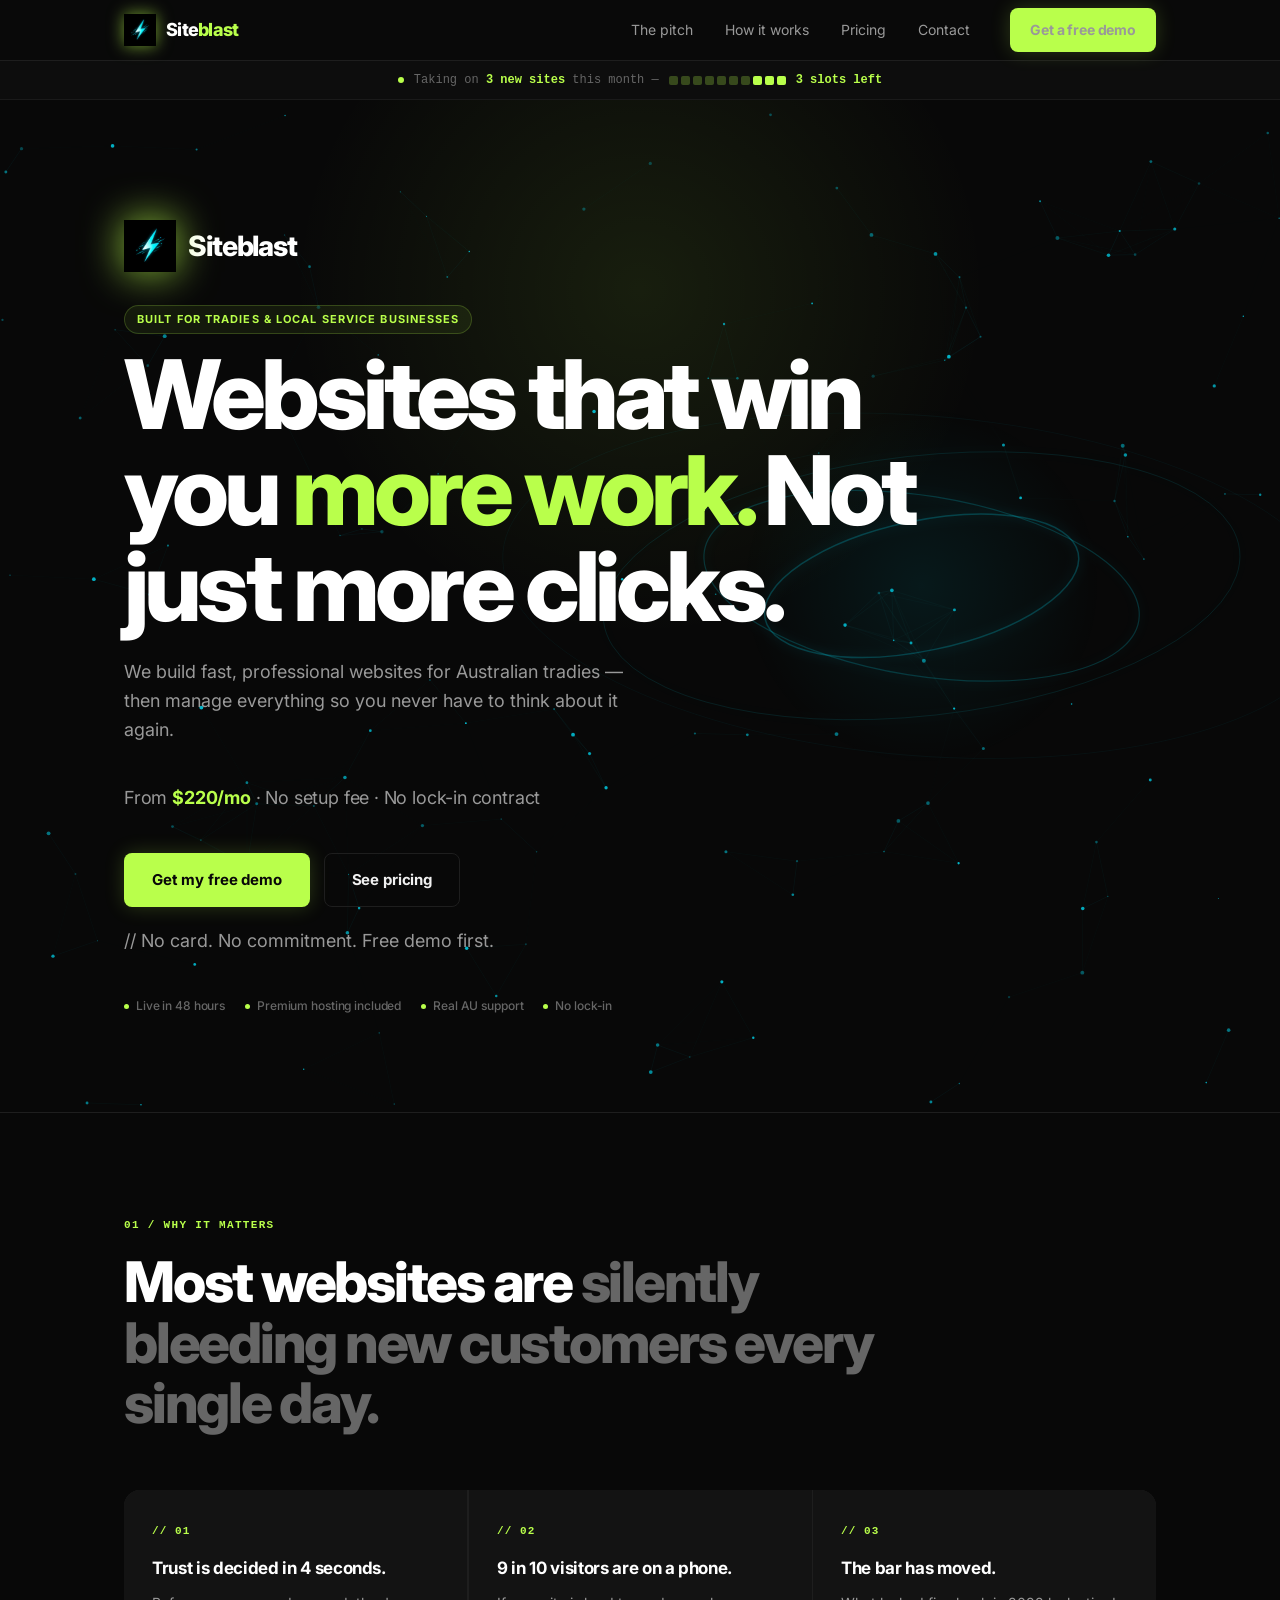
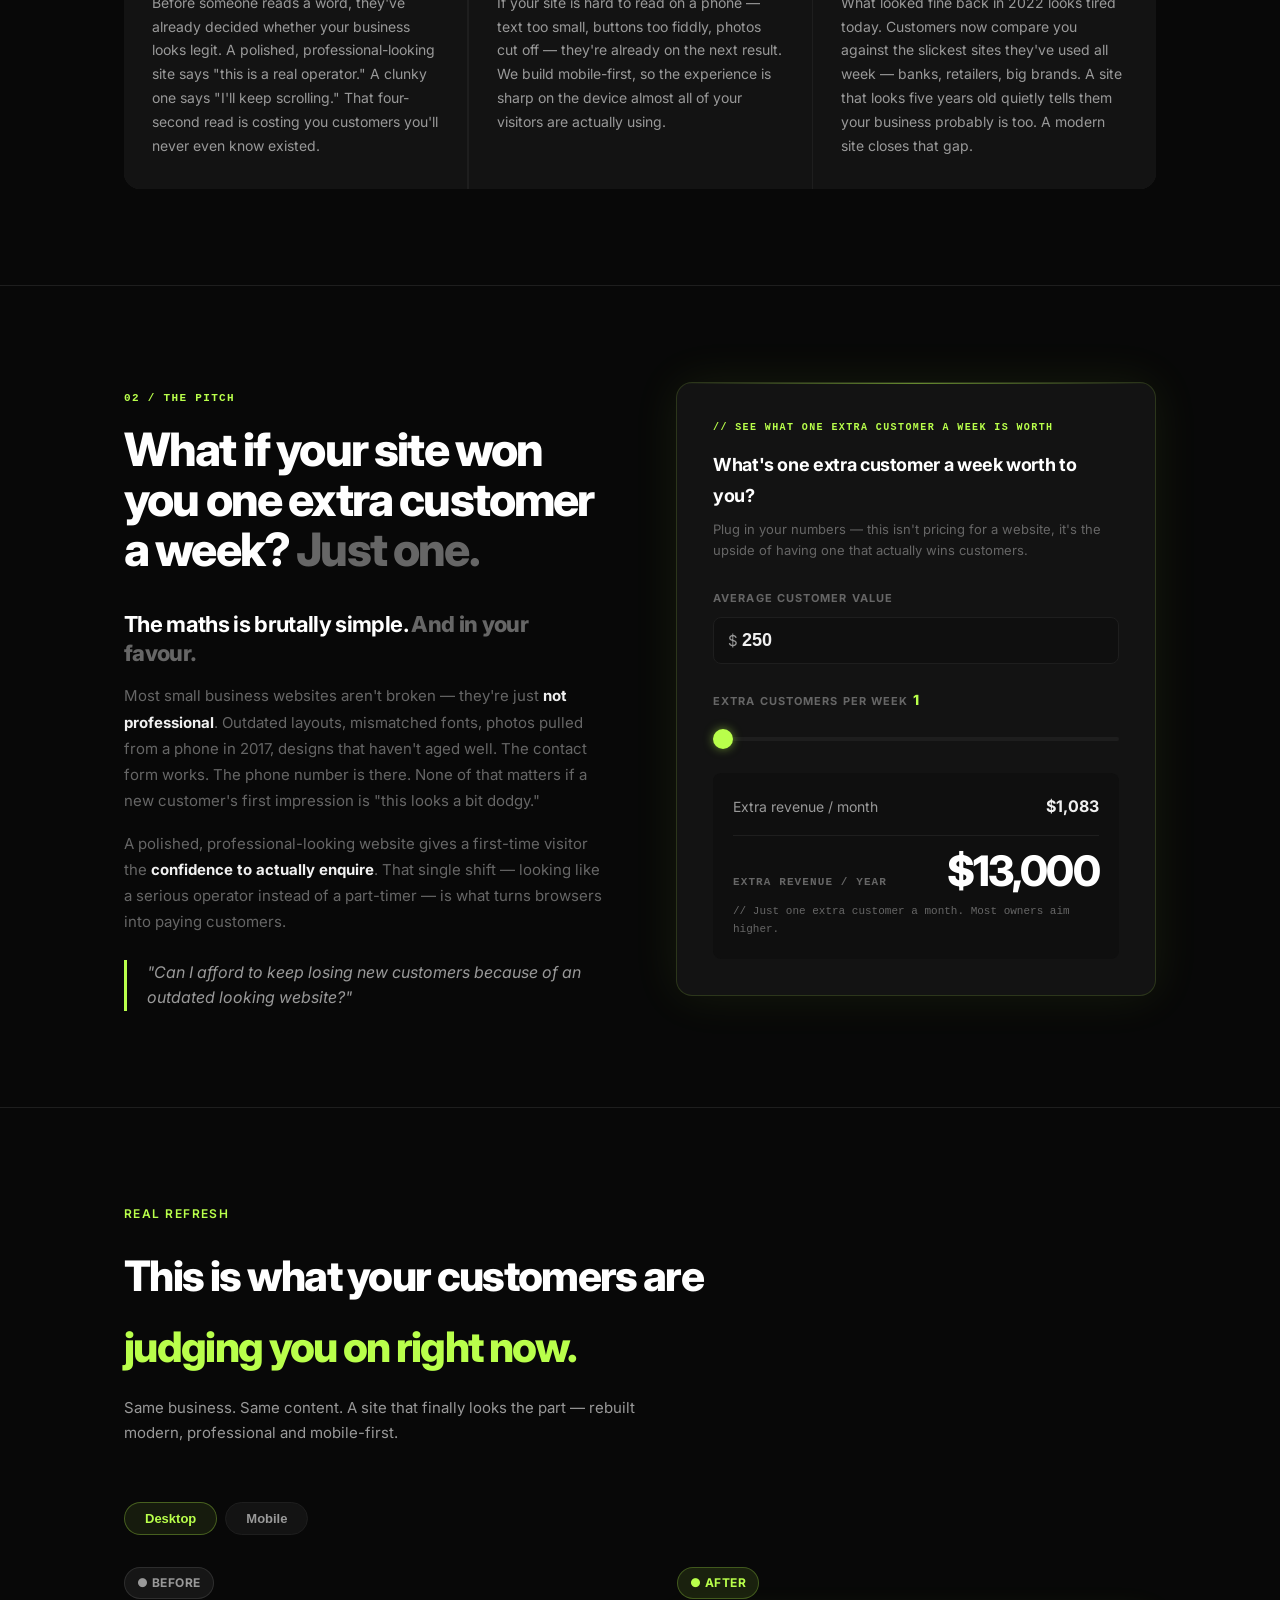
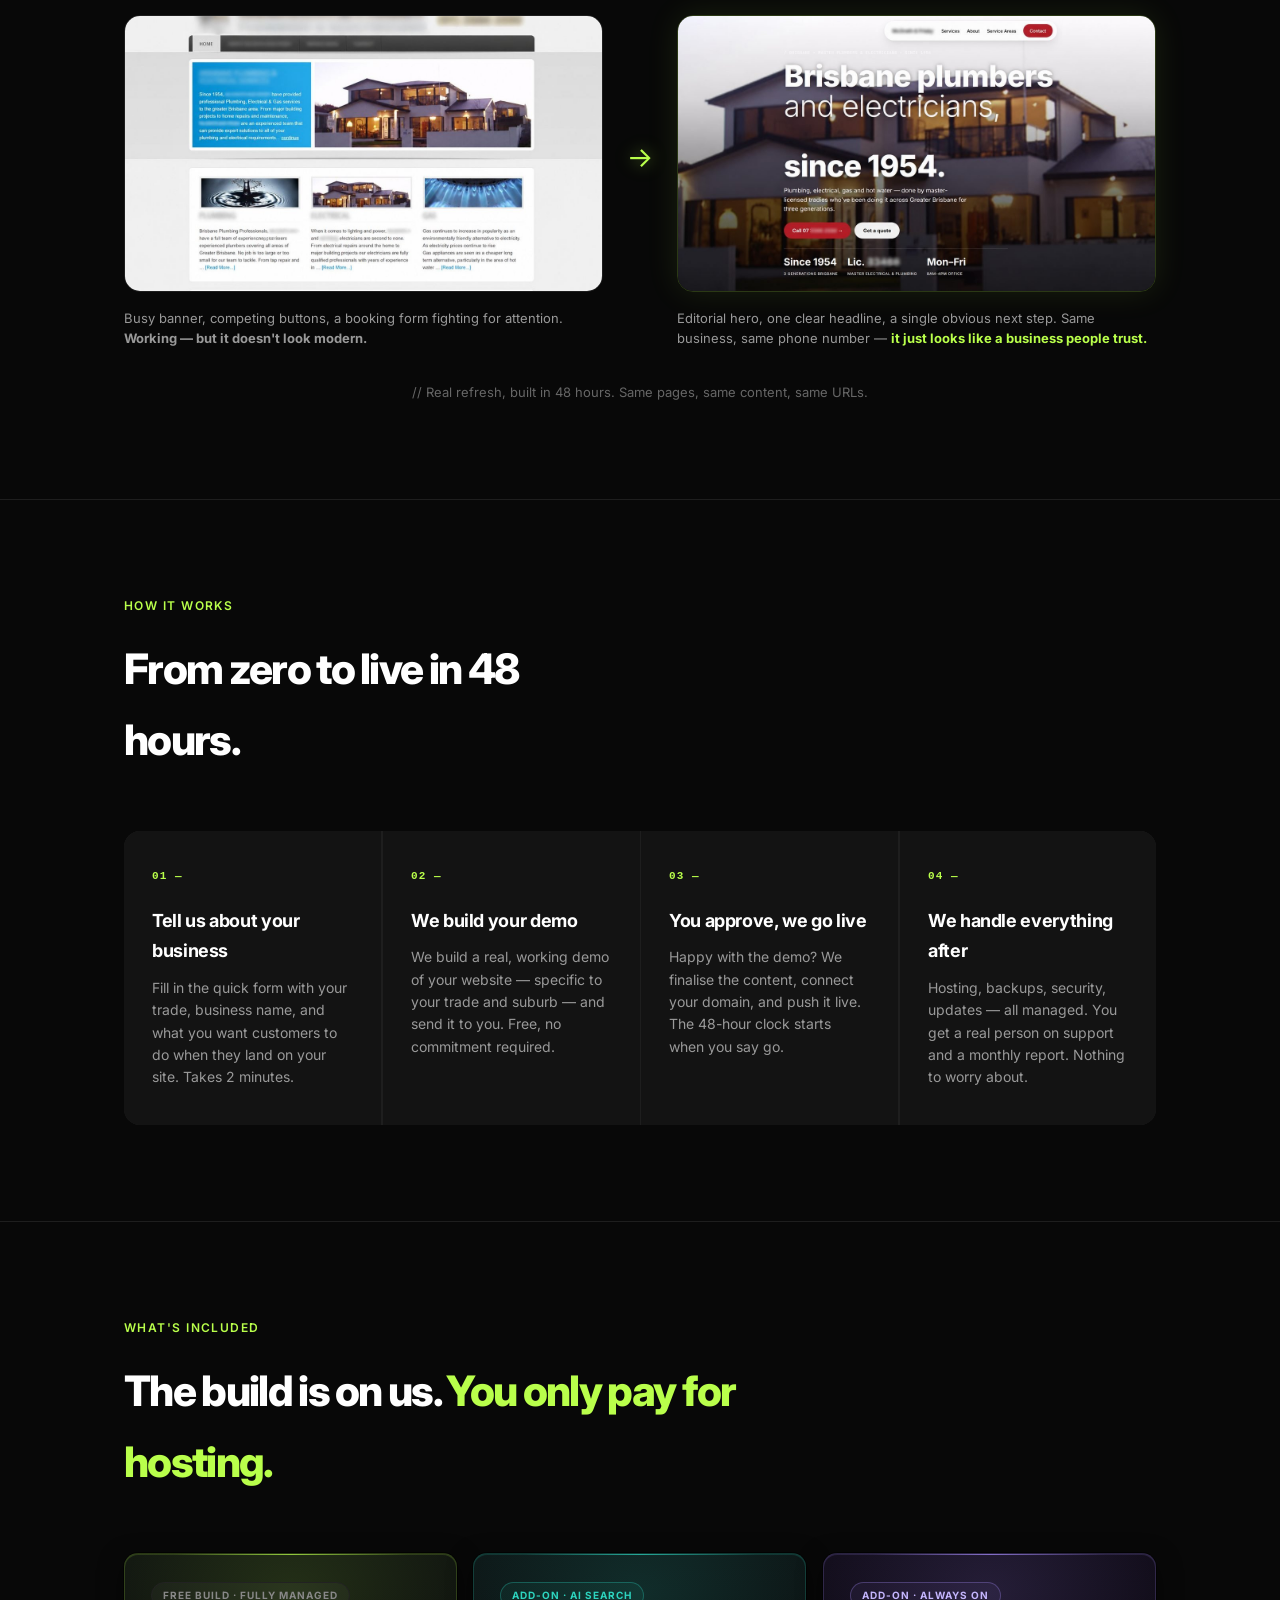
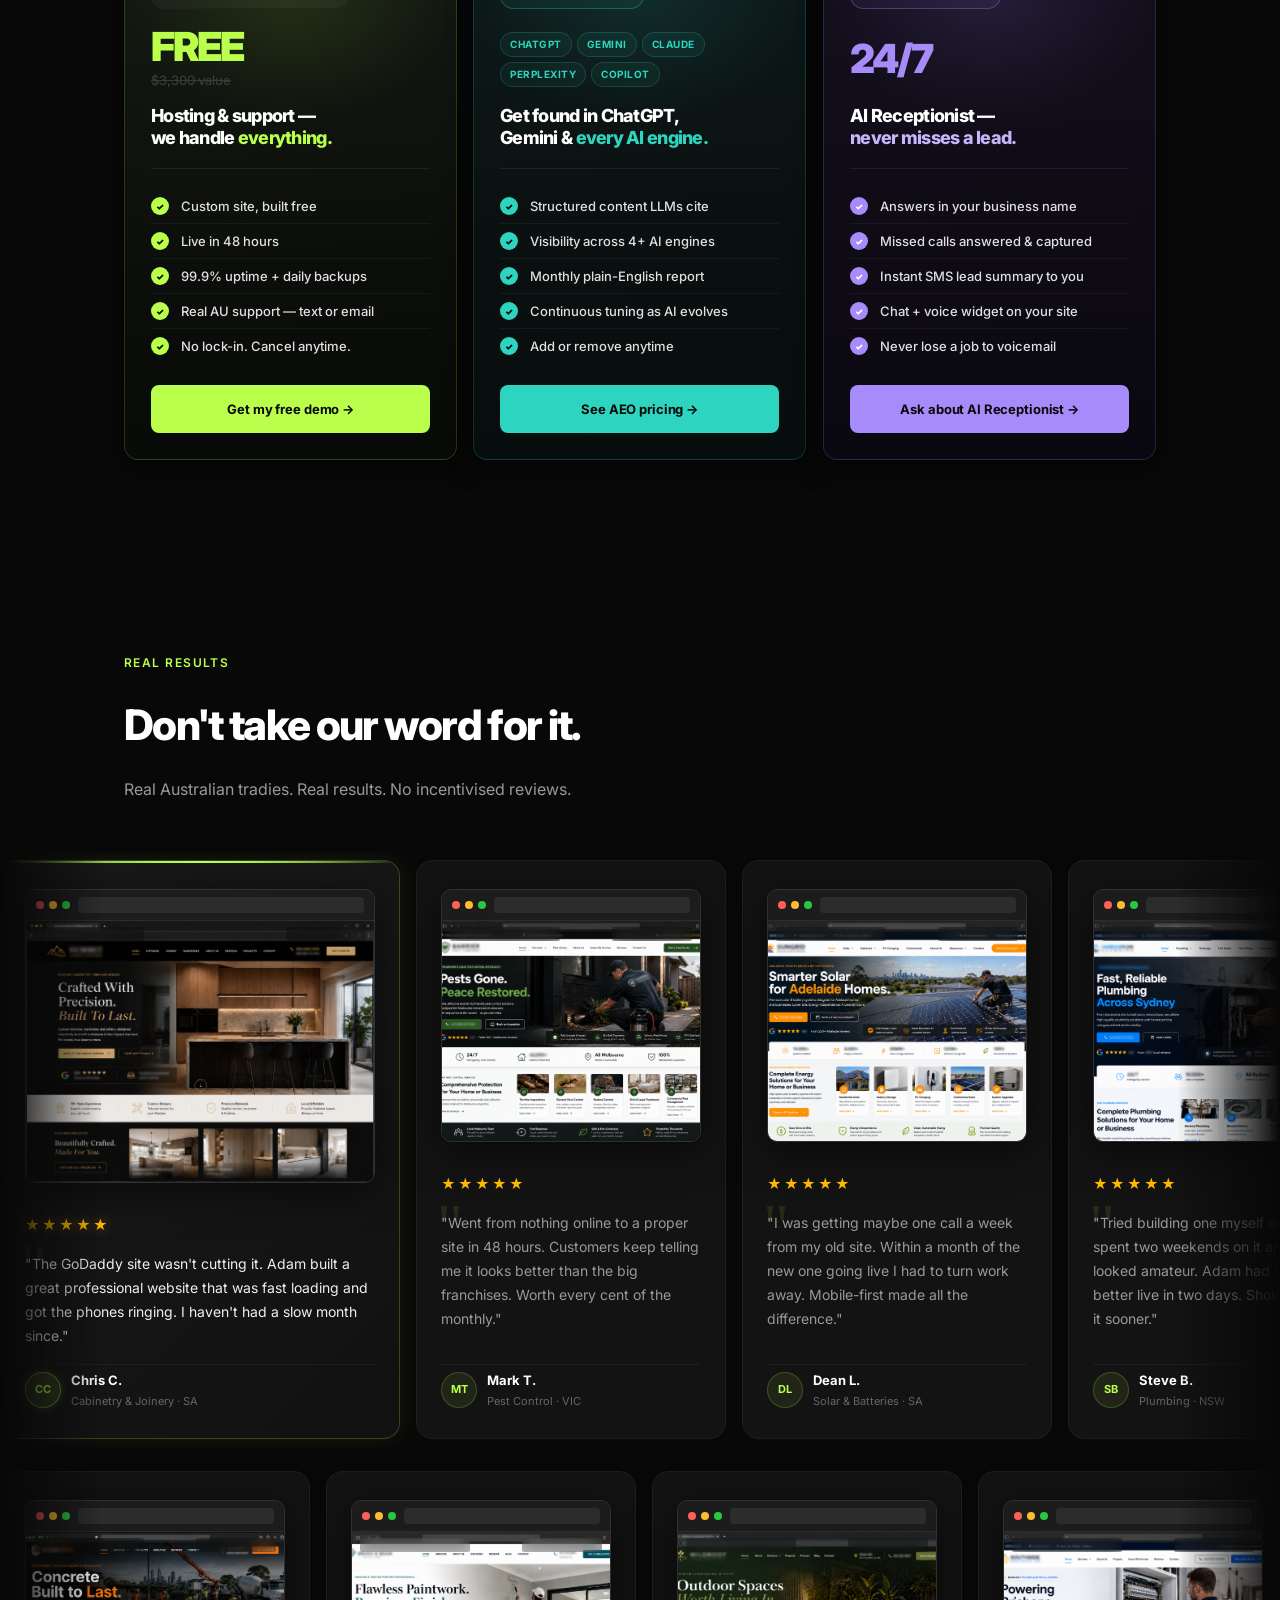
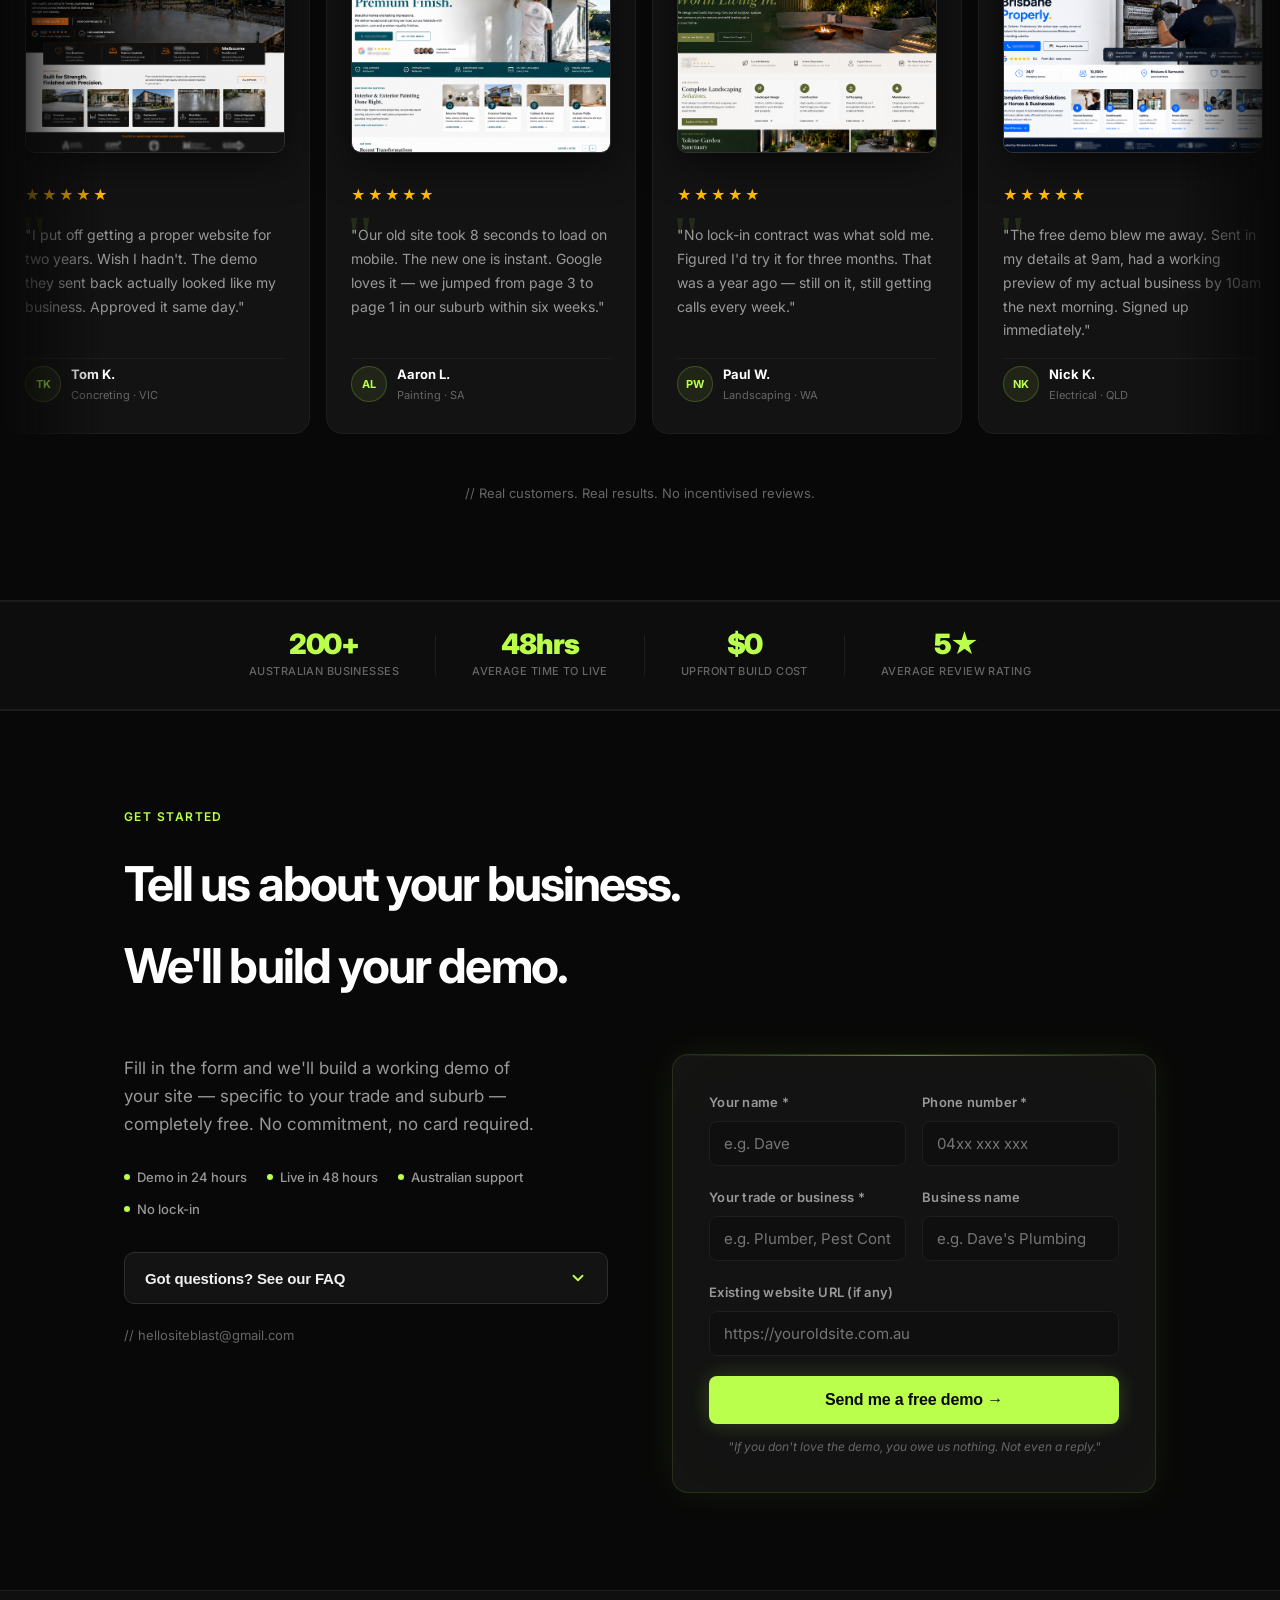
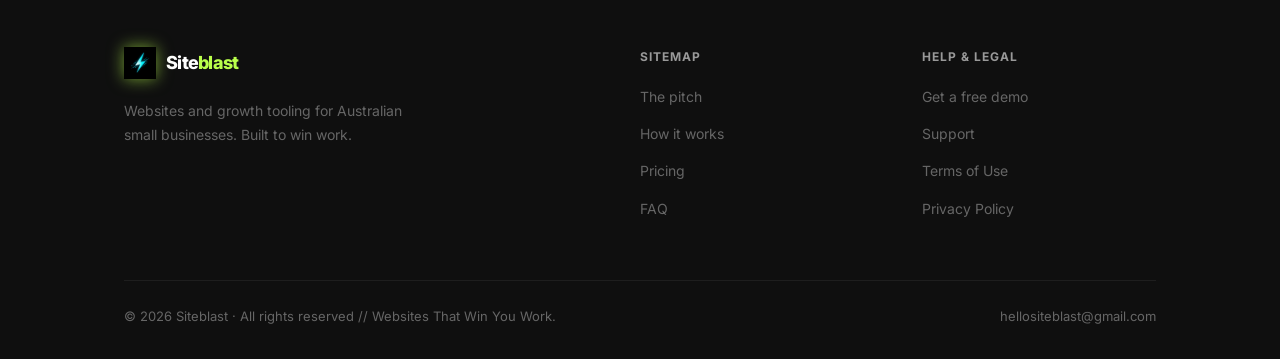
<file: index.html>
<!DOCTYPE html>
<html lang="en">
<head>
  <meta charset="UTF-8">
  <meta name="viewport" content="width=device-width, initial-scale=1.0">
  <title>Siteblast — Websites That Win You Work</title>
  <meta name="description" content="Professional websites for Australian small businesses. Built in 48 hours, fully managed hosting, real Australian support. Get a free demo today.">
  <meta name="robots" content="index, follow">
  <link rel="canonical" href="https://www.siteblast.com.au/">
  <link rel="preconnect" href="https://fonts.googleapis.com">
  <link rel="preconnect" href="https://fonts.gstatic.com" crossorigin>
  <link href="https://fonts.googleapis.com/css2?family=Inter:wght@400;500;600;700;800;900&display=swap" rel="stylesheet">
  <link rel="stylesheet" href="style.css">
  <link rel="icon" type="image/png" sizes="48x48" href="favicon.png">
  <link rel="icon" type="image/x-icon" href="favicon.ico">
  <link rel="apple-touch-icon" href="favicon.png">
  <meta property="og:title" content="Siteblast — Websites That Win You Work">
  <meta property="og:description" content="Professional websites for Australian small businesses. Built in 48 hours, fully managed.">
  <meta property="og:url" content="https://www.siteblast.com.au/">
  <meta property="og:type" content="website">
</head>
<body>

<nav>
  <div class="nav-inner">
    <a href="index.html" class="logo-lockup"><img src="sblogo.png" alt="" class="logo-bolt"><span class="logo-word">Site<em>blast</em></span></a>
    <div class="nav-links" id="nav-links">
      <a href="#pitch">The pitch</a>
      <a href="#how">How it works</a>
      <a href="pricing.html">Pricing</a>
      <a href="#contact">Contact</a>
      <a href="#contact" class="btn nav-cta">Get a free demo</a>
    </div>
    <button class="nav-toggle" id="nav-toggle" aria-label="Toggle menu">
      <span></span><span></span><span></span>
    </button>
  </div>
</nav>

<div class="urgency-bar">
  <span class="urgency-dot"></span>
  <span class="urgency-text">Taking on <strong>3 new sites</strong> this month —</span>
  <div class="urgency-slots" aria-hidden="true">
    <span class="urgency-slot urgency-slot-taken"></span>
    <span class="urgency-slot urgency-slot-taken"></span>
    <span class="urgency-slot urgency-slot-taken"></span>
    <span class="urgency-slot urgency-slot-taken"></span>
    <span class="urgency-slot urgency-slot-taken"></span>
    <span class="urgency-slot urgency-slot-taken"></span>
    <span class="urgency-slot urgency-slot-taken"></span>
    <span class="urgency-slot urgency-slot-open"></span>
    <span class="urgency-slot urgency-slot-open"></span>
    <span class="urgency-slot urgency-slot-open"></span>
  </div>
  <strong class="urgency-strong">3 slots left</strong>
</div>

<section class="hero">
  <canvas id="hero-canvas"></canvas>
  <div class="container">
    <div class="hero-brand-row reveal reveal-up">
      <img src="sblogo.png" alt="" class="hero-bolt">
      <span class="hero-brand-name">Siteblast</span>
    </div>
    <div class="hero-audience-tag reveal reveal-up" style="transition-delay:.05s">Built for tradies &amp; local service businesses</div>
    <h1 class="reveal reveal-up" style="transition-delay:.15s">Websites that win you <em>more work.</em> Not just more clicks.</h1>
    <p class="reveal reveal-up" style="transition-delay:.3s">We build fast, professional websites for Australian tradies — then manage everything so you never have to think about it again.</p>
    <p class="hero-price reveal reveal-up" style="transition-delay:.35s">From <strong>$220/mo</strong> · No setup fee · No lock-in contract</p>
    <div class="hero-btns reveal reveal-up" style="transition-delay:.4s">
      <a href="#contact" class="btn">Get my free demo</a>
      <a href="pricing.html" class="btn btn-ghost">See pricing</a>
    </div>
    <p class="hero-note">// No card. No commitment. Free demo first.</p>
    <div class="hero-trust-row reveal reveal-up" style="transition-delay:.5s">
      <div class="hero-trust-item"><span class="hero-trust-dot"></span>Live in 48 hours</div>
      <div class="hero-trust-item"><span class="hero-trust-dot"></span>Premium hosting included</div>
      <div class="hero-trust-item"><span class="hero-trust-dot"></span>Real AU support</div>
      <div class="hero-trust-item"><span class="hero-trust-dot"></span>No lock-in</div>
    </div>
  </div>
</section>

<hr class="divider">

<!-- ── PITCH PART 1: Why it matters ── -->
<section class="section" id="pitch">
  <div class="container">
    <div class="pitch-why reveal reveal-up">
      <div class="pitch-why-label"><span class="step-label">01 / Why it matters</span></div>
      <h2 class="pitch-big-h">Most websites are <span class="pitch-dim">silently bleeding new customers every single day.</span></h2>
    </div>
    <div class="pitch-cards">
      <div class="pitch-card reveal reveal-up">
        <div class="pitch-card-num">// 01</div>
        <h3>Trust is decided in 4 seconds.</h3>
        <p>Before someone reads a word, they've already decided whether your business looks legit. A polished, professional-looking site says "this is a real operator." A clunky one says "I'll keep scrolling." That four-second read is costing you customers you'll never even know existed.</p>
      </div>
      <div class="pitch-card reveal reveal-up">
        <div class="pitch-card-num">// 02</div>
        <h3>9 in 10 visitors are on a phone.</h3>
        <p>If your site is hard to read on a phone — text too small, buttons too fiddly, photos cut off — they're already on the next result. We build mobile-first, so the experience is sharp on the device almost all of your visitors are actually using.</p>
      </div>
      <div class="pitch-card reveal reveal-up">
        <div class="pitch-card-num">// 03</div>
        <h3>The bar has moved.</h3>
        <p>What looked fine back in 2022 looks tired today. Customers now compare you against the slickest sites they've used all week — banks, retailers, big brands. A site that looks five years old quietly tells them your business probably is too. A modern site closes that gap.</p>
      </div>
    </div>
  </div>
</section>

<hr class="divider">

<!-- ── PITCH PART 2: The revenue calculator ── -->
<section class="section" id="calculator">
  <div class="container">
    <div class="calc-section">
      <div class="calc-left reveal reveal-left">
        <div class="pitch-why-label"><span class="step-label">02 / The pitch</span></div>
        <h2 class="pitch-big-h">What if your site won you one extra customer a week? <span class="pitch-dim">Just one.</span></h2>
        <div class="calc-copy">
          <h3>The maths is brutally simple. <span class="pitch-dim">And in your favour.</span></h3>
          <p>Most small business websites aren't broken — they're just <strong>not professional</strong>. Outdated layouts, mismatched fonts, photos pulled from a phone in 2017, designs that haven't aged well. The contact form works. The phone number is there. None of that matters if a new customer's first impression is "this looks a bit dodgy."</p>
          <p>A polished, professional-looking website gives a first-time visitor the <strong>confidence to actually enquire</strong>. That single shift — looking like a serious operator instead of a part-timer — is what turns browsers into paying customers.</p>
          <blockquote class="calc-quote">"Can I afford to keep losing new customers because of an outdated looking website?"</blockquote>
        </div>
      </div>
      <div class="calc-right reveal reveal-right">
        <div class="calc-card reveal reveal-scale">
          <div class="calc-card-label">// See what one extra customer a week is worth</div>
          <h4>What's one extra customer a week worth to you?</h4>
          <p class="calc-card-sub">Plug in your numbers — this isn't pricing for a website, it's the upside of having one that actually wins customers.</p>

          <div class="calc-field">
            <label>AVERAGE CUSTOMER VALUE</label>
            <div class="calc-input-wrap">
              <span class="calc-dollar">$</span>
              <input type="number" id="customer-value" value="250" min="50" max="10000" step="50">
            </div>
          </div>

          <div class="calc-field">
            <label>EXTRA CUSTOMERS PER WEEK <span id="slider-val">1</span></label>
            <input type="range" id="customers-slider" min="1" max="10" value="1" class="calc-slider">
          </div>

          <div class="calc-result">
            <div class="calc-result-row">
              <span>Extra revenue / month</span>
              <span id="monthly-result">$1,083</span>
            </div>
            <div class="calc-divider"></div>
            <div class="calc-result-row calc-result-big">
              <span>EXTRA REVENUE / YEAR</span>
              <span id="yearly-result">$13,000</span>
            </div>
            <p class="calc-fine">// Just one extra customer a month. Most owners aim higher.</p>
          </div>
        </div>
      </div>
    </div>
  </div>
</section>

<hr class="divider">

<!-- ── BEFORE / AFTER ── -->
<section class="section" id="before-after">
  <div class="container">
    <span class="eyebrow reveal reveal-up">Real refresh</span>
    <h2 class="reveal reveal-up" style="font-size:clamp(28px,4vw,42px);font-weight:800;letter-spacing:-.04em;color:var(--pure);max-width:700px;margin-bottom:12px">This is what your customers are <span style="color:var(--accent)">judging you on right now.</span></h2>
    <p style="color:var(--light);font-size:15px;margin-bottom:56px;max-width:560px">Same business. Same content. A site that finally looks the part — rebuilt modern, professional and mobile-first.</p>

    <!-- Desktop before/after -->
    <div class="ba-toggle-row reveal reveal-up">
      <button class="ba-toggle-btn active" id="btn-desktop" onclick="showDesktop()">Desktop</button>
      <button class="ba-toggle-btn" id="btn-mobile" onclick="showMobile()">Mobile</button>
    </div>

    <div class="ba-grid" id="ba-desktop">
      <div class="ba-panel">
        <div class="ba-badge ba-before">● BEFORE</div>
        <div class="ba-img-wrap">
          <img src="before-desktop.jpg" alt="Before — old website desktop view" loading="lazy">
        </div>
        <p class="ba-caption">Busy banner, competing buttons, a booking form fighting for attention. <strong>Working — but it doesn't look modern.</strong></p>
      </div>
      <div class="ba-arrow">→</div>
      <div class="ba-panel">
        <div class="ba-badge ba-after">● AFTER</div>
        <div class="ba-img-wrap ba-img-after">
          <img src="after-desktop.jpg" alt="After — new website desktop view" loading="lazy">
        </div>
        <p class="ba-caption">Editorial hero, one clear headline, a single obvious next step. Same business, same phone number — <strong style="color:var(--accent)">it just looks like a business people trust.</strong></p>
      </div>
    </div>

    <div class="ba-grid" id="ba-mobile" style="display:none">
      <div class="ba-panel">
        <div class="ba-badge ba-before">● BEFORE</div>
        <div class="ba-img-wrap ba-mobile-wrap">
          <img src="before-mobile.jpg" alt="Before — old website mobile view" loading="lazy">
        </div>
        <p class="ba-caption">Text overflowing, logo and nav broken, content cut off on the edges. <strong>Most visitors are on mobile — this is what they see.</strong></p>
      </div>
      <div class="ba-arrow">→</div>
      <div class="ba-panel">
        <div class="ba-badge ba-after">● AFTER</div>
        <div class="ba-img-wrap ba-mobile-wrap">
          <img src="after-mobile.jpg" alt="After — new website mobile view" loading="lazy">
        </div>
        <p class="ba-caption">Full-bleed hero, bold headline, clear CTAs. Fast, readable, thumb-friendly. <strong style="color:var(--accent)">Sharp on the device your customers actually use.</strong></p>
      </div>
    </div>

    <p style="text-align:center;font-size:13px;color:var(--mid);margin-top:32px">// Real refresh, built in 48 hours. Same pages, same content, same URLs.</p>
  </div>
</section>

<hr class="divider">

<!-- ── HOW IT WORKS ── -->
<section class="section" id="how">
  <div class="container">
    <span class="eyebrow">How it works</span>
    <h2 class="reveal reveal-up" style="font-size:clamp(28px,4vw,42px);font-weight:800;letter-spacing:-.04em;color:var(--pure);max-width:500px">From zero to live in 48 hours.</h2>
    <div class="how-steps">
      <div class="how-step reveal reveal-up">
        <div class="step-num">01 —</div>
        <h3>Tell us about your business</h3>
        <p>Fill in the quick form with your trade, business name, and what you want customers to do when they land on your site. Takes 2 minutes.</p>
      </div>
      <div class="how-step reveal reveal-up">
        <div class="step-num">02 —</div>
        <h3>We build your demo</h3>
        <p>We build a real, working demo of your website — specific to your trade and suburb — and send it to you. Free, no commitment required.</p>
      </div>
      <div class="how-step reveal reveal-up">
        <div class="step-num">03 —</div>
        <h3>You approve, we go live</h3>
        <p>Happy with the demo? We finalise the content, connect your domain, and push it live. The 48-hour clock starts when you say go.</p>
      </div>
      <div class="how-step reveal reveal-up">
        <div class="step-num">04 —</div>
        <h3>We handle everything after</h3>
        <p>Hosting, backups, security, updates — all managed. You get a real person on support and a monthly report. Nothing to worry about.</p>
      </div>
    </div>
  </div>
</section>

<hr class="divider">

<!-- ── WHAT'S INCLUDED ── -->
<section class="section" id="hosting">
  <div class="container">
    <span class="eyebrow">What's included</span>
    <h2 style="font-size:clamp(28px,4vw,42px);font-weight:800;letter-spacing:-.04em;color:var(--pure);max-width:620px;margin-bottom:56px">The build is on us. <span style="color:var(--accent)">You only pay for hosting.</span></h2>

    <div class="offer-panels">

      <!-- PANEL 1 -->
      <div class="offer-panel reveal reveal-up">
        <div class="offer-tag">Free build · Fully managed</div>
        <div class="offer-hero">
          <span class="offer-free">FREE</span>
          <span class="offer-was">$3,300 value</span>
        </div>
        <h3 class="offer-title">Hosting &amp; support —<br>we handle <em>everything.</em></h3>
        <hr class="offer-divider">
        <ul class="offer-list">
          <li><span class="offer-check offer-check-green">✓</span>Custom site, built free</li>
          <li><span class="offer-check offer-check-green">✓</span>Live in 48 hours</li>
          <li><span class="offer-check offer-check-green">✓</span>99.9% uptime + daily backups</li>
          <li><span class="offer-check offer-check-green">✓</span>Real AU support — text or email</li>
          <li><span class="offer-check offer-check-green">✓</span>No lock-in. Cancel anytime.</li>
        </ul>
        <a href="#contact" class="offer-cta offer-cta-green">Get my free demo →</a>
      </div>

      <!-- PANEL 2 -->
      <div class="offer-panel offer-panel-teal reveal reveal-up" style="transition-delay:.1s">
        <div class="offer-tag offer-tag-teal">Add-on · AI Search</div>
        <div class="offer-hero">
          <div class="offer-engines">
            <span>ChatGPT</span><span>Gemini</span><span>Claude</span><span>Perplexity</span><span>Copilot</span>
          </div>
        </div>
        <h3 class="offer-title">Get found in ChatGPT,<br>Gemini &amp; <em>every AI engine.</em></h3>
        <hr class="offer-divider">
        <ul class="offer-list">
          <li><span class="offer-check offer-check-teal">✓</span>Structured content LLMs cite</li>
          <li><span class="offer-check offer-check-teal">✓</span>Visibility across 4+ AI engines</li>
          <li><span class="offer-check offer-check-teal">✓</span>Monthly plain-English report</li>
          <li><span class="offer-check offer-check-teal">✓</span>Continuous tuning as AI evolves</li>
          <li><span class="offer-check offer-check-teal">✓</span>Add or remove anytime</li>
        </ul>
        <a href="pricing.html" class="offer-cta offer-cta-teal">See AEO pricing →</a>
      </div>

      <!-- PANEL 3 -->
      <div class="offer-panel offer-panel-purple reveal reveal-up" style="transition-delay:.2s">
        <div class="offer-tag offer-tag-purple">Add-on · Always On</div>
        <div class="offer-hero">
          <p class="offer-hero-num">24/7</p>
        </div>
        <h3 class="offer-title">AI Receptionist —<br><em>never misses a lead.</em></h3>
        <hr class="offer-divider">
        <ul class="offer-list">
          <li><span class="offer-check offer-check-purple">✓</span>Answers in your business name</li>
          <li><span class="offer-check offer-check-purple">✓</span>Missed calls answered &amp; captured</li>
          <li><span class="offer-check offer-check-purple">✓</span>Instant SMS lead summary to you</li>
          <li><span class="offer-check offer-check-purple">✓</span>Chat + voice widget on your site</li>
          <li><span class="offer-check offer-check-purple">✓</span>Never lose a job to voicemail</li>
        </ul>
        <a href="#contact" class="offer-cta offer-cta-purple">Ask about AI Receptionist →</a>
      </div>

    </div>
  </div>
</section>



<!-- ── TESTIMONIALS ── -->
<section class="section" id="reviews">
  <div class="container">
    <span class="eyebrow reveal reveal-up">Real results</span>
    <h2 class="reveal reveal-up" style="font-size:clamp(28px,4vw,42px);font-weight:800;letter-spacing:-.04em;color:var(--pure);max-width:560px;margin-bottom:16px">Don't take our word for it.</h2>
    <p class="reveal reveal-up" style="color:var(--light);font-size:16px;margin-bottom:48px;max-width:500px">Real Australian tradies. Real results. No incentivised reviews.</p>
  </div>

  <!-- ROW 1 scrolls left -->
  <div class="marquee-wrap">
    <div class="marquee-track marquee-left">

      <div class="review-card marquee-card review-featured">
        <div class="mp2-wrap"><div class="mp2-browser">
<div class="mp2-bar"><div class="mp2-dots"><span></span><span></span><span></span></div><div class="mp2-url-blank"></div></div>
<div class="mp2-site mp2-img-card" style="position:relative;overflow:hidden;min-height:220px;">
  <img src="review-01.png" alt="Client website preview" style="width:100%;height:100%;object-fit:cover;object-position:top;display:block;">
  <div style="position:absolute;top:6px;left:8px;width:110px;height:14px;backdrop-filter:blur(8px);-webkit-backdrop-filter:blur(8px);background:rgba(0,0,0,.25);border-radius:2px;"></div>
  <div style="position:absolute;top:6px;right:8px;width:80px;height:14px;backdrop-filter:blur(8px);-webkit-backdrop-filter:blur(8px);background:rgba(0,0,0,.25);border-radius:2px;"></div>
</div>
</div></div>
        <div class="review-stars">★★★★★</div>
        <blockquote class="review-quote">"The GoDaddy site wasn't cutting it. Adam built a great professional website that was fast loading and got the phones ringing. I haven't had a slow month since."</blockquote>
        <div class="review-author">
          <div class="review-avatar">CC</div>
          <div><strong>Chris C.</strong><span>Cabinetry &amp; Joinery · SA</span></div>
        </div>
      </div>

      <div class="review-card marquee-card">
        <div class="mp2-wrap"><div class="mp2-browser">
<div class="mp2-bar"><div class="mp2-dots"><span></span><span></span><span></span></div><div class="mp2-url-blank"></div></div>
<div class="mp2-site mp2-img-card" style="position:relative;overflow:hidden;min-height:220px;">
  <img src="review-02.png" alt="Client website preview" style="width:100%;height:100%;object-fit:cover;object-position:top;display:block;">
  <div style="position:absolute;top:6px;left:8px;width:110px;height:14px;backdrop-filter:blur(8px);-webkit-backdrop-filter:blur(8px);background:rgba(0,0,0,.25);border-radius:2px;"></div>
  <div style="position:absolute;top:6px;right:8px;width:80px;height:14px;backdrop-filter:blur(8px);-webkit-backdrop-filter:blur(8px);background:rgba(0,0,0,.25);border-radius:2px;"></div>
</div>
</div></div>
        <div class="review-stars">★★★★★</div>
        <blockquote class="review-quote">"Went from nothing online to a proper site in 48 hours. Customers keep telling me it looks better than the big franchises. Worth every cent of the monthly."</blockquote>
        <div class="review-author">
          <div class="review-avatar">MT</div>
          <div><strong>Mark T.</strong><span>Pest Control · VIC</span></div>
        </div>
      </div>

      <div class="review-card marquee-card">
        <div class="mp2-wrap"><div class="mp2-browser">
<div class="mp2-bar"><div class="mp2-dots"><span></span><span></span><span></span></div><div class="mp2-url-blank"></div></div>
<div class="mp2-site mp2-img-card" style="position:relative;overflow:hidden;min-height:220px;">
  <img src="review-03.png" alt="Client website preview" style="width:100%;height:100%;object-fit:cover;object-position:top;display:block;">
  <div style="position:absolute;top:6px;left:8px;width:110px;height:14px;backdrop-filter:blur(8px);-webkit-backdrop-filter:blur(8px);background:rgba(0,0,0,.25);border-radius:2px;"></div>
  <div style="position:absolute;top:6px;right:8px;width:80px;height:14px;backdrop-filter:blur(8px);-webkit-backdrop-filter:blur(8px);background:rgba(0,0,0,.25);border-radius:2px;"></div>
</div>
</div></div>
        <div class="review-stars">★★★★★</div>
        <blockquote class="review-quote">"I was getting maybe one call a week from my old site. Within a month of the new one going live I had to turn work away. Mobile-first made all the difference."</blockquote>
        <div class="review-author">
          <div class="review-avatar">DL</div>
          <div><strong>Dean L.</strong><span>Solar &amp; Batteries · SA</span></div>
        </div>
      </div>

      <div class="review-card marquee-card">
        <div class="mp2-wrap"><div class="mp2-browser">
<div class="mp2-bar"><div class="mp2-dots"><span></span><span></span><span></span></div><div class="mp2-url-blank"></div></div>
<div class="mp2-site mp2-img-card" style="position:relative;overflow:hidden;min-height:220px;">
  <img src="review-04.png" alt="Client website preview" style="width:100%;height:100%;object-fit:cover;object-position:top;display:block;">
  <div style="position:absolute;top:6px;left:8px;width:110px;height:14px;backdrop-filter:blur(8px);-webkit-backdrop-filter:blur(8px);background:rgba(0,0,0,.25);border-radius:2px;"></div>
  <div style="position:absolute;top:6px;right:8px;width:80px;height:14px;backdrop-filter:blur(8px);-webkit-backdrop-filter:blur(8px);background:rgba(0,0,0,.25);border-radius:2px;"></div>
</div>
</div></div>
        <div class="review-stars">★★★★★</div>
        <blockquote class="review-quote">"Tried building one myself on Wix — spent two weekends on it and it still looked amateur. Adam had something better live in two days. Should've done it sooner."</blockquote>
        <div class="review-author">
          <div class="review-avatar">SB</div>
          <div><strong>Steve B.</strong><span>Plumbing · NSW</span></div>
        </div>
      </div>

      <div class="review-card marquee-card">
        <div class="mp2-wrap"><div class="mp2-browser">
<div class="mp2-bar"><div class="mp2-dots"><span></span><span></span><span></span></div><div class="mp2-url-blank"></div></div>
<div class="mp2-site mp2-img-card" style="position:relative;overflow:hidden;min-height:220px;">
  <img src="review-05.png" alt="Client website preview" style="width:100%;height:100%;object-fit:cover;object-position:top;display:block;">
  <div style="position:absolute;top:6px;left:8px;width:110px;height:14px;backdrop-filter:blur(8px);-webkit-backdrop-filter:blur(8px);background:rgba(0,0,0,.25);border-radius:2px;"></div>
  <div style="position:absolute;top:6px;right:8px;width:80px;height:14px;backdrop-filter:blur(8px);-webkit-backdrop-filter:blur(8px);background:rgba(0,0,0,.25);border-radius:2px;"></div>
</div>
</div></div>
        <div class="review-stars">★★★★★</div>
        <blockquote class="review-quote">"The monthly reporting tells me exactly how many people called from the site. It's not just a pretty website — it's working for the business."</blockquote>
        <div class="review-author">
          <div class="review-avatar">RP</div>
          <div><strong>Rachel P.</strong><span>Tiling · VIC</span></div>
        </div>
      </div>

      <div class="review-card marquee-card">
        <div class="mp2-wrap"><div class="mp2-browser">
<div class="mp2-bar"><div class="mp2-dots"><span></span><span></span><span></span></div><div class="mp2-url-blank"></div></div>
<div class="mp2-site mp2-img-card" style="position:relative;overflow:hidden;min-height:220px;">
  <img src="review-06.png" alt="Client website preview" style="width:100%;height:100%;object-fit:cover;object-position:top;display:block;">
  <div style="position:absolute;top:6px;left:8px;width:110px;height:14px;backdrop-filter:blur(8px);-webkit-backdrop-filter:blur(8px);background:rgba(0,0,0,.25);border-radius:2px;"></div>
  <div style="position:absolute;top:6px;right:8px;width:80px;height:14px;backdrop-filter:blur(8px);-webkit-backdrop-filter:blur(8px);background:rgba(0,0,0,.25);border-radius:2px;"></div>
</div>
</div></div>
        <div class="review-stars">★★★★★</div>
        <blockquote class="review-quote">"Real Australian support means I can actually get someone on the phone. Had a small issue on a Friday afternoon — sorted by 5pm."</blockquote>
        <div class="review-author">
          <div class="review-avatar">JM</div>
          <div><strong>Jason M.</strong><span>Roofing · NSW</span></div>
        </div>
      </div>

      <!-- DUPLICATE for seamless loop -->
      <div class="review-card marquee-card review-featured">
        <div class="mp2-wrap"><div class="mp2-browser">
<div class="mp2-bar"><div class="mp2-dots"><span></span><span></span><span></span></div><div class="mp2-url-blank"></div></div>
<div class="mp2-site mp2-img-card" style="position:relative;overflow:hidden;min-height:220px;">
  <img src="review-01.png" alt="Client website preview" style="width:100%;height:100%;object-fit:cover;object-position:top;display:block;">
  <div style="position:absolute;top:6px;left:8px;width:110px;height:14px;backdrop-filter:blur(8px);-webkit-backdrop-filter:blur(8px);background:rgba(0,0,0,.25);border-radius:2px;"></div>
  <div style="position:absolute;top:6px;right:8px;width:80px;height:14px;backdrop-filter:blur(8px);-webkit-backdrop-filter:blur(8px);background:rgba(0,0,0,.25);border-radius:2px;"></div>
</div>
</div></div>
        <div class="review-stars">★★★★★</div>
        <blockquote class="review-quote">"The GoDaddy site wasn't cutting it. Adam built a great professional website that was fast loading and got the phones ringing. I haven't had a slow month since."</blockquote>
        <div class="review-author">
          <div class="review-avatar">CC</div>
          <div><strong>Chris C.</strong><span>Cabinetry &amp; Joinery · SA</span></div>
        </div>
      </div>

      <div class="review-card marquee-card">
        <div class="mp2-wrap"><div class="mp2-browser">
<div class="mp2-bar"><div class="mp2-dots"><span></span><span></span><span></span></div><div class="mp2-url-blank"></div></div>
<div class="mp2-site mp2-img-card" style="position:relative;overflow:hidden;min-height:220px;">
  <img src="review-02.png" alt="Client website preview" style="width:100%;height:100%;object-fit:cover;object-position:top;display:block;">
  <div style="position:absolute;top:6px;left:8px;width:110px;height:14px;backdrop-filter:blur(8px);-webkit-backdrop-filter:blur(8px);background:rgba(0,0,0,.25);border-radius:2px;"></div>
  <div style="position:absolute;top:6px;right:8px;width:80px;height:14px;backdrop-filter:blur(8px);-webkit-backdrop-filter:blur(8px);background:rgba(0,0,0,.25);border-radius:2px;"></div>
</div>
</div></div>
        <div class="review-stars">★★★★★</div>
        <blockquote class="review-quote">"Went from nothing online to a proper site in 48 hours. Customers keep telling me it looks better than the big franchises. Worth every cent of the monthly."</blockquote>
        <div class="review-author">
          <div class="review-avatar">MT</div>
          <div><strong>Mark T.</strong><span>Pest Control · VIC</span></div>
        </div>
      </div>

      <div class="review-card marquee-card">
        <div class="mp2-wrap"><div class="mp2-browser">
<div class="mp2-bar"><div class="mp2-dots"><span></span><span></span><span></span></div><div class="mp2-url-blank"></div></div>
<div class="mp2-site mp2-img-card" style="position:relative;overflow:hidden;min-height:220px;">
  <img src="review-03.png" alt="Client website preview" style="width:100%;height:100%;object-fit:cover;object-position:top;display:block;">
  <div style="position:absolute;top:6px;left:8px;width:110px;height:14px;backdrop-filter:blur(8px);-webkit-backdrop-filter:blur(8px);background:rgba(0,0,0,.25);border-radius:2px;"></div>
  <div style="position:absolute;top:6px;right:8px;width:80px;height:14px;backdrop-filter:blur(8px);-webkit-backdrop-filter:blur(8px);background:rgba(0,0,0,.25);border-radius:2px;"></div>
</div>
</div></div>
        <div class="review-stars">★★★★★</div>
        <blockquote class="review-quote">"I was getting maybe one call a week from my old site. Within a month of the new one going live I had to turn work away. Mobile-first made all the difference."</blockquote>
        <div class="review-author">
          <div class="review-avatar">DL</div>
          <div><strong>Dean L.</strong><span>Solar &amp; Batteries · SA</span></div>
        </div>
      </div>

      <div class="review-card marquee-card">
        <div class="mp2-wrap"><div class="mp2-browser">
<div class="mp2-bar"><div class="mp2-dots"><span></span><span></span><span></span></div><div class="mp2-url-blank"></div></div>
<div class="mp2-site mp2-img-card" style="position:relative;overflow:hidden;min-height:220px;">
  <img src="review-04.png" alt="Client website preview" style="width:100%;height:100%;object-fit:cover;object-position:top;display:block;">
  <div style="position:absolute;top:6px;left:8px;width:110px;height:14px;backdrop-filter:blur(8px);-webkit-backdrop-filter:blur(8px);background:rgba(0,0,0,.25);border-radius:2px;"></div>
  <div style="position:absolute;top:6px;right:8px;width:80px;height:14px;backdrop-filter:blur(8px);-webkit-backdrop-filter:blur(8px);background:rgba(0,0,0,.25);border-radius:2px;"></div>
</div>
</div></div>
        <div class="review-stars">★★★★★</div>
        <blockquote class="review-quote">"Tried building one myself on Wix — spent two weekends on it and it still looked amateur. Adam had something better live in two days. Should've done it sooner."</blockquote>
        <div class="review-author">
          <div class="review-avatar">SB</div>
          <div><strong>Steve B.</strong><span>Plumbing · NSW</span></div>
        </div>
      </div>

      <div class="review-card marquee-card">
        <div class="mp2-wrap"><div class="mp2-browser">
<div class="mp2-bar"><div class="mp2-dots"><span></span><span></span><span></span></div><div class="mp2-url-blank"></div></div>
<div class="mp2-site mp2-img-card" style="position:relative;overflow:hidden;min-height:220px;">
  <img src="review-05.png" alt="Client website preview" style="width:100%;height:100%;object-fit:cover;object-position:top;display:block;">
  <div style="position:absolute;top:6px;left:8px;width:110px;height:14px;backdrop-filter:blur(8px);-webkit-backdrop-filter:blur(8px);background:rgba(0,0,0,.25);border-radius:2px;"></div>
  <div style="position:absolute;top:6px;right:8px;width:80px;height:14px;backdrop-filter:blur(8px);-webkit-backdrop-filter:blur(8px);background:rgba(0,0,0,.25);border-radius:2px;"></div>
</div>
</div></div>
        <div class="review-stars">★★★★★</div>
        <blockquote class="review-quote">"The monthly reporting tells me exactly how many people called from the site. It's not just a pretty website — it's working for the business."</blockquote>
        <div class="review-author">
          <div class="review-avatar">RP</div>
          <div><strong>Rachel P.</strong><span>Tiling · VIC</span></div>
        </div>
      </div>

      <div class="review-card marquee-card">
        <div class="mp2-wrap"><div class="mp2-browser">
<div class="mp2-bar"><div class="mp2-dots"><span></span><span></span><span></span></div><div class="mp2-url-blank"></div></div>
<div class="mp2-site mp2-img-card" style="position:relative;overflow:hidden;min-height:220px;">
  <img src="review-06.png" alt="Client website preview" style="width:100%;height:100%;object-fit:cover;object-position:top;display:block;">
  <div style="position:absolute;top:6px;left:8px;width:110px;height:14px;backdrop-filter:blur(8px);-webkit-backdrop-filter:blur(8px);background:rgba(0,0,0,.25);border-radius:2px;"></div>
  <div style="position:absolute;top:6px;right:8px;width:80px;height:14px;backdrop-filter:blur(8px);-webkit-backdrop-filter:blur(8px);background:rgba(0,0,0,.25);border-radius:2px;"></div>
</div>
</div></div>
        <div class="review-stars">★★★★★</div>
        <blockquote class="review-quote">"Real Australian support means I can actually get someone on the phone. Had a small issue on a Friday afternoon — sorted by 5pm."</blockquote>
        <div class="review-author">
          <div class="review-avatar">JM</div>
          <div><strong>Jason M.</strong><span>Roofing · NSW</span></div>
        </div>
      </div>

    </div>
  </div>

  <!-- ROW 2 scrolls right -->
  <div class="marquee-wrap" style="margin-top:16px">
    <div class="marquee-track marquee-right">

      <div class="review-card marquee-card">
        <div class="mp2-wrap"><div class="mp2-browser">
<div class="mp2-bar"><div class="mp2-dots"><span></span><span></span><span></span></div><div class="mp2-url-blank"></div></div>
<div class="mp2-site mp2-img-card" style="position:relative;overflow:hidden;min-height:220px;">
  <img src="review-07.png" alt="Client website preview" style="width:100%;height:100%;object-fit:cover;object-position:top;display:block;">
  <div style="position:absolute;top:6px;left:8px;width:110px;height:14px;backdrop-filter:blur(8px);-webkit-backdrop-filter:blur(8px);background:rgba(0,0,0,.25);border-radius:2px;"></div>
  <div style="position:absolute;top:6px;right:8px;width:80px;height:14px;backdrop-filter:blur(8px);-webkit-backdrop-filter:blur(8px);background:rgba(0,0,0,.25);border-radius:2px;"></div>
</div>
</div></div>
        <div class="review-stars">★★★★★</div>
        <blockquote class="review-quote">"I put off getting a proper website for two years. Wish I hadn't. The demo they sent back actually looked like my business. Approved it same day."</blockquote>
        <div class="review-author">
          <div class="review-avatar">TK</div>
          <div><strong>Tom K.</strong><span>Concreting · VIC</span></div>
        </div>
      </div>

      <div class="review-card marquee-card">
        <div class="mp2-wrap"><div class="mp2-browser">
<div class="mp2-bar"><div class="mp2-dots"><span></span><span></span><span></span></div><div class="mp2-url-blank"></div></div>
<div class="mp2-site mp2-img-card" style="position:relative;overflow:hidden;min-height:220px;">
  <img src="review-08.png" alt="Client website preview" style="width:100%;height:100%;object-fit:cover;object-position:top;display:block;">
  <div style="position:absolute;top:6px;left:8px;width:110px;height:14px;backdrop-filter:blur(8px);-webkit-backdrop-filter:blur(8px);background:rgba(0,0,0,.25);border-radius:2px;"></div>
  <div style="position:absolute;top:6px;right:8px;width:80px;height:14px;backdrop-filter:blur(8px);-webkit-backdrop-filter:blur(8px);background:rgba(0,0,0,.25);border-radius:2px;"></div>
</div>
</div></div>
        <div class="review-stars">★★★★★</div>
        <blockquote class="review-quote">"Our old site took 8 seconds to load on mobile. The new one is instant. Google loves it — we jumped from page 3 to page 1 in our suburb within six weeks."</blockquote>
        <div class="review-author">
          <div class="review-avatar">AL</div>
          <div><strong>Aaron L.</strong><span>Painting · SA</span></div>
        </div>
      </div>

      <div class="review-card marquee-card">
        <div class="mp2-wrap"><div class="mp2-browser">
<div class="mp2-bar"><div class="mp2-dots"><span></span><span></span><span></span></div><div class="mp2-url-blank"></div></div>
<div class="mp2-site mp2-img-card" style="position:relative;overflow:hidden;min-height:220px;">
  <img src="review-09.png" alt="Client website preview" style="width:100%;height:100%;object-fit:cover;object-position:top;display:block;">
  <div style="position:absolute;top:6px;left:8px;width:110px;height:14px;backdrop-filter:blur(8px);-webkit-backdrop-filter:blur(8px);background:rgba(0,0,0,.25);border-radius:2px;"></div>
  <div style="position:absolute;top:6px;right:8px;width:80px;height:14px;backdrop-filter:blur(8px);-webkit-backdrop-filter:blur(8px);background:rgba(0,0,0,.25);border-radius:2px;"></div>
</div>
</div></div>
        <div class="review-stars">★★★★★</div>
        <blockquote class="review-quote">"No lock-in contract was what sold me. Figured I'd try it for three months. That was a year ago — still on it, still getting calls every week."</blockquote>
        <div class="review-author">
          <div class="review-avatar">PW</div>
          <div><strong>Paul W.</strong><span>Landscaping · WA</span></div>
        </div>
      </div>

      <div class="review-card marquee-card">
        <div class="mp2-wrap"><div class="mp2-browser">
<div class="mp2-bar"><div class="mp2-dots"><span></span><span></span><span></span></div><div class="mp2-url-blank"></div></div>
<div class="mp2-site mp2-img-card" style="position:relative;overflow:hidden;min-height:220px;">
  <img src="review-10.png" alt="Client website preview" style="width:100%;height:100%;object-fit:cover;object-position:top;display:block;">
  <div style="position:absolute;top:6px;left:8px;width:110px;height:14px;backdrop-filter:blur(8px);-webkit-backdrop-filter:blur(8px);background:rgba(0,0,0,.25);border-radius:2px;"></div>
  <div style="position:absolute;top:6px;right:8px;width:80px;height:14px;backdrop-filter:blur(8px);-webkit-backdrop-filter:blur(8px);background:rgba(0,0,0,.25);border-radius:2px;"></div>
</div>
</div></div>
        <div class="review-stars">★★★★★</div>
        <blockquote class="review-quote">"The free demo blew me away. Sent in my details at 9am, had a working preview of my actual business by 10am the next morning. Signed up immediately."</blockquote>
        <div class="review-author">
          <div class="review-avatar">NK</div>
          <div><strong>Nick K.</strong><span>Electrical · QLD</span></div>
        </div>
      </div>

      <div class="review-card marquee-card">
        <div class="mp2-wrap"><div class="mp2-browser">
<div class="mp2-bar"><div class="mp2-dots"><span></span><span></span><span></span></div><div class="mp2-url-blank"></div></div>
<div class="mp2-site mp2-img-card" style="position:relative;overflow:hidden;min-height:220px;">
  <img src="review-11.png" alt="Client website preview" style="width:100%;height:100%;object-fit:cover;object-position:top;display:block;">
  <div style="position:absolute;top:6px;left:8px;width:110px;height:14px;backdrop-filter:blur(8px);-webkit-backdrop-filter:blur(8px);background:rgba(0,0,0,.25);border-radius:2px;"></div>
  <div style="position:absolute;top:6px;right:8px;width:80px;height:14px;backdrop-filter:blur(8px);-webkit-backdrop-filter:blur(8px);background:rgba(0,0,0,.25);border-radius:2px;"></div>
</div>
</div></div>
        <div class="review-stars">★★★★★</div>
        <blockquote class="review-quote">"My competitors all have these tired 2015-looking sites. Mine looks like it belongs to a company ten times my size. Clients comment on it constantly."</blockquote>
        <div class="review-author">
          <div class="review-avatar">BH</div>
          <div><strong>Brad H.</strong><span>Performance Coaching · QLD</span></div>
        </div>
      </div>

      <div class="review-card marquee-card">
        <div class="mp2-wrap"><div class="mp2-browser">
<div class="mp2-bar"><div class="mp2-dots"><span></span><span></span><span></span></div><div class="mp2-url-blank"></div></div>
<div class="mp2-site mp2-img-card" style="position:relative;overflow:hidden;min-height:220px;">
  <img src="review-12.png" alt="Client website preview" style="width:100%;height:100%;object-fit:cover;object-position:top;display:block;">
  <div style="position:absolute;top:6px;left:8px;width:110px;height:14px;backdrop-filter:blur(8px);-webkit-backdrop-filter:blur(8px);background:rgba(0,0,0,.25);border-radius:2px;"></div>
  <div style="position:absolute;top:6px;right:8px;width:80px;height:14px;backdrop-filter:blur(8px);-webkit-backdrop-filter:blur(8px);background:rgba(0,0,0,.25);border-radius:2px;"></div>
</div>
</div></div>
        <div class="review-stars">★★★★★</div>
        <blockquote class="review-quote">"Set and forget is exactly how it works. I haven't had to think about my website once since it went live. It just runs, and the enquiries keep coming in."</blockquote>
        <div class="review-author">
          <div class="review-avatar">CR</div>
          <div><strong>Craig R.</strong><span>Segway Tours · QLD</span></div>
        </div>
      </div>

      <!-- DUPLICATE row 2 -->
      <div class="review-card marquee-card">
        <div class="mp2-wrap"><div class="mp2-browser">
<div class="mp2-bar"><div class="mp2-dots"><span></span><span></span><span></span></div><div class="mp2-url-blank"></div></div>
<div class="mp2-site mp2-img-card" style="position:relative;overflow:hidden;min-height:220px;">
  <img src="review-07.png" alt="Client website preview" style="width:100%;height:100%;object-fit:cover;object-position:top;display:block;">
  <div style="position:absolute;top:6px;left:8px;width:110px;height:14px;backdrop-filter:blur(8px);-webkit-backdrop-filter:blur(8px);background:rgba(0,0,0,.25);border-radius:2px;"></div>
  <div style="position:absolute;top:6px;right:8px;width:80px;height:14px;backdrop-filter:blur(8px);-webkit-backdrop-filter:blur(8px);background:rgba(0,0,0,.25);border-radius:2px;"></div>
</div>
</div></div>
        <div class="review-stars">★★★★★</div>
        <blockquote class="review-quote">"I put off getting a proper website for two years. Wish I hadn't. The demo they sent back actually looked like my business. Approved it same day."</blockquote>
        <div class="review-author">
          <div class="review-avatar">TK</div>
          <div><strong>Tom K.</strong><span>Concreting · VIC</span></div>
        </div>
      </div>

      <div class="review-card marquee-card">
        <div class="mp2-wrap"><div class="mp2-browser">
<div class="mp2-bar"><div class="mp2-dots"><span></span><span></span><span></span></div><div class="mp2-url-blank"></div></div>
<div class="mp2-site mp2-img-card" style="position:relative;overflow:hidden;min-height:220px;">
  <img src="review-08.png" alt="Client website preview" style="width:100%;height:100%;object-fit:cover;object-position:top;display:block;">
  <div style="position:absolute;top:6px;left:8px;width:110px;height:14px;backdrop-filter:blur(8px);-webkit-backdrop-filter:blur(8px);background:rgba(0,0,0,.25);border-radius:2px;"></div>
  <div style="position:absolute;top:6px;right:8px;width:80px;height:14px;backdrop-filter:blur(8px);-webkit-backdrop-filter:blur(8px);background:rgba(0,0,0,.25);border-radius:2px;"></div>
</div>
</div></div>
        <div class="review-stars">★★★★★</div>
        <blockquote class="review-quote">"Our old site took 8 seconds to load on mobile. The new one is instant. Google loves it — we jumped from page 3 to page 1 in our suburb within six weeks."</blockquote>
        <div class="review-author">
          <div class="review-avatar">AL</div>
          <div><strong>Aaron L.</strong><span>Painting · SA</span></div>
        </div>
      </div>

      <div class="review-card marquee-card">
        <div class="mp2-wrap"><div class="mp2-browser">
<div class="mp2-bar"><div class="mp2-dots"><span></span><span></span><span></span></div><div class="mp2-url-blank"></div></div>
<div class="mp2-site mp2-img-card" style="position:relative;overflow:hidden;min-height:220px;">
  <img src="review-09.png" alt="Client website preview" style="width:100%;height:100%;object-fit:cover;object-position:top;display:block;">
  <div style="position:absolute;top:6px;left:8px;width:110px;height:14px;backdrop-filter:blur(8px);-webkit-backdrop-filter:blur(8px);background:rgba(0,0,0,.25);border-radius:2px;"></div>
  <div style="position:absolute;top:6px;right:8px;width:80px;height:14px;backdrop-filter:blur(8px);-webkit-backdrop-filter:blur(8px);background:rgba(0,0,0,.25);border-radius:2px;"></div>
</div>
</div></div>
        <div class="review-stars">★★★★★</div>
        <blockquote class="review-quote">"No lock-in contract was what sold me. Figured I'd try it for three months. That was a year ago — still on it, still getting calls every week."</blockquote>
        <div class="review-author">
          <div class="review-avatar">PW</div>
          <div><strong>Paul W.</strong><span>Landscaping · WA</span></div>
        </div>
      </div>

      <div class="review-card marquee-card">
        <div class="mp2-wrap"><div class="mp2-browser">
<div class="mp2-bar"><div class="mp2-dots"><span></span><span></span><span></span></div><div class="mp2-url-blank"></div></div>
<div class="mp2-site mp2-img-card" style="position:relative;overflow:hidden;min-height:220px;">
  <img src="review-10.png" alt="Client website preview" style="width:100%;height:100%;object-fit:cover;object-position:top;display:block;">
  <div style="position:absolute;top:6px;left:8px;width:110px;height:14px;backdrop-filter:blur(8px);-webkit-backdrop-filter:blur(8px);background:rgba(0,0,0,.25);border-radius:2px;"></div>
  <div style="position:absolute;top:6px;right:8px;width:80px;height:14px;backdrop-filter:blur(8px);-webkit-backdrop-filter:blur(8px);background:rgba(0,0,0,.25);border-radius:2px;"></div>
</div>
</div></div>
        <div class="review-stars">★★★★★</div>
        <blockquote class="review-quote">"The free demo blew me away. Sent in my details at 9am, had a working preview of my actual business by 10am the next morning. Signed up immediately."</blockquote>
        <div class="review-author">
          <div class="review-avatar">NK</div>
          <div><strong>Nick K.</strong><span>Electrical · QLD</span></div>
        </div>
      </div>

      <div class="review-card marquee-card">
        <div class="mp2-wrap"><div class="mp2-browser">
<div class="mp2-bar"><div class="mp2-dots"><span></span><span></span><span></span></div><div class="mp2-url-blank"></div></div>
<div class="mp2-site mp2-img-card" style="position:relative;overflow:hidden;min-height:220px;">
  <img src="review-11.png" alt="Client website preview" style="width:100%;height:100%;object-fit:cover;object-position:top;display:block;">
  <div style="position:absolute;top:6px;left:8px;width:110px;height:14px;backdrop-filter:blur(8px);-webkit-backdrop-filter:blur(8px);background:rgba(0,0,0,.25);border-radius:2px;"></div>
  <div style="position:absolute;top:6px;right:8px;width:80px;height:14px;backdrop-filter:blur(8px);-webkit-backdrop-filter:blur(8px);background:rgba(0,0,0,.25);border-radius:2px;"></div>
</div>
</div></div>
        <div class="review-stars">★★★★★</div>
        <blockquote class="review-quote">"My competitors all have these tired 2015-looking sites. Mine looks like it belongs to a company ten times my size. Clients comment on it constantly."</blockquote>
        <div class="review-author">
          <div class="review-avatar">BH</div>
          <div><strong>Brad H.</strong><span>Performance Coaching · QLD</span></div>
        </div>
      </div>

      <div class="review-card marquee-card">
        <div class="mp2-wrap"><div class="mp2-browser">
<div class="mp2-bar"><div class="mp2-dots"><span></span><span></span><span></span></div><div class="mp2-url-blank"></div></div>
<div class="mp2-site mp2-img-card" style="position:relative;overflow:hidden;min-height:220px;">
  <img src="review-12.png" alt="Client website preview" style="width:100%;height:100%;object-fit:cover;object-position:top;display:block;">
  <div style="position:absolute;top:6px;left:8px;width:110px;height:14px;backdrop-filter:blur(8px);-webkit-backdrop-filter:blur(8px);background:rgba(0,0,0,.25);border-radius:2px;"></div>
  <div style="position:absolute;top:6px;right:8px;width:80px;height:14px;backdrop-filter:blur(8px);-webkit-backdrop-filter:blur(8px);background:rgba(0,0,0,.25);border-radius:2px;"></div>
</div>
</div></div>
        <div class="review-stars">★★★★★</div>
        <blockquote class="review-quote">"Set and forget is exactly how it works. I haven't had to think about my website once since it went live. It just runs, and the enquiries keep coming in."</blockquote>
        <div class="review-author">
          <div class="review-avatar">CR</div>
          <div><strong>Craig R.</strong><span>Segway Tours · QLD</span></div>
        </div>
      </div>

    </div>
  </div>

  <div class="container">
    <p class="reveal reveal-up" style="text-align:center;font-size:13px;color:var(--mid);margin-top:40px">// Real customers. Real results. No incentivised reviews.</p>
  </div>
</section>

<hr class="divider">

<!-- ── BRAND STRIP ── -->
<section class="social-proof-bar">
  <div class="container">
    <div class="social-proof-inner reveal reveal-up">
      <div class="social-proof-stat">
        <span class="social-proof-num">200+</span>
        <span class="social-proof-label">Australian businesses</span>
      </div>
      <div class="social-proof-divider"></div>
      <div class="social-proof-stat">
        <span class="social-proof-num">48hrs</span>
        <span class="social-proof-label">Average time to live</span>
      </div>
      <div class="social-proof-divider"></div>
      <div class="social-proof-stat">
        <span class="social-proof-num">$0</span>
        <span class="social-proof-label">Upfront build cost</span>
      </div>
      <div class="social-proof-divider"></div>
      <div class="social-proof-stat">
        <span class="social-proof-num">5★</span>
        <span class="social-proof-label">Average review rating</span>
      </div>
    </div>
  </div>
</section>

<hr class="divider">

<!-- ── CONTACT + FAQ ── -->
<section class="section" id="contact">
  <div class="container">
    <span class="eyebrow">Get started</span>
    <h2 style="font-size:clamp(28px,4vw,48px);font-weight:700;letter-spacing:-.04em;color:var(--pure);max-width:600px;margin-bottom:48px">Tell us about your business. We'll build your demo.</h2>

    <div class="contact-faq-grid">

      <!-- LEFT: intro + FAQ -->
      <div class="contact-faq-left reveal reveal-left">
        <p style="font-size:17px;color:var(--light);margin-bottom:28px;line-height:1.65;max-width:420px">Fill in the form and we'll build a working demo of your site — specific to your trade and suburb — completely free. No commitment, no card required.</p>

        <div class="contact-trust-row">
          <div class="contact-trust-item"><span class="contact-trust-dot"></span>Demo in 24 hours</div>
          <div class="contact-trust-item"><span class="contact-trust-dot"></span>Live in 48 hours</div>
          <div class="contact-trust-item"><span class="contact-trust-dot"></span>Australian support</div>
          <div class="contact-trust-item"><span class="contact-trust-dot"></span>No lock-in</div>
        </div>

        <div class="faq-toggle-wrap" id="faq" style="margin-top:32px;">
          <button class="faq-toggle-btn" id="faq-toggle-btn" onclick="toggleFaq()">
            <span class="faq-toggle-label" id="faq-toggle-label">Got questions? See our FAQ</span>
            <svg class="faq-toggle-chevron" id="faq-toggle-chevron" width="18" height="18" viewBox="0 0 24 24" fill="none" stroke="currentColor" stroke-width="2.5" stroke-linecap="round" stroke-linejoin="round"><polyline points="6 9 12 15 18 9"/></svg>
          </button>
          <div class="faq-list" id="faq-list" style="display:none">
            <div class="faq-item"><button class="faq-q">What do you mean "free to build"? <span class="faq-icon">+</span></button><div class="faq-a">We don't charge an upfront fee to design and build your website. Instead, you pay a monthly hosting and support fee. The build cost is absorbed into the monthly — so you get a professional site without a big invoice up front.</div></div>
            <div class="faq-item"><button class="faq-q">Really free? What's the catch? <span class="faq-icon">+</span></button><div class="faq-a">No catch. The build is free because our business runs on the monthly hosting fee, not a big upfront payment. We'd rather earn your business every month than charge you thousands on day one. The 48-hour clock starts when you approve the demo — and if you don't love it, you owe us nothing.</div></div>
            <div class="faq-item"><button class="faq-q">What if I only have a Facebook page, not a website? <span class="faq-icon">+</span></button><div class="faq-a">Even better. We pull what's useful from your Facebook — photos, services, reviews — and build a proper site around it. You keep the Facebook page. You just stop being held hostage by it. A real website means customers can find you on Google, not just when someone shares your post.</div></div>
            <div class="faq-item"><button class="faq-q">What kinds of businesses do you work with? <span class="faq-icon">+</span></button><div class="faq-a">Primarily Australian tradespeople and local service businesses — concreters, pest controllers, tree loppers, plumbers, electricians, cleaners, landscapers, and similar. If you run a local service business and need a professional online presence that actually generates enquiries, we're built for you.</div></div>
            <div class="faq-item"><button class="faq-q">How does the 48-hour turnaround work? <span class="faq-icon">+</span></button><div class="faq-a">Once you approve your demo and give us the go-ahead, we finalise all content, connect your domain, and push the site live within 48 hours. The demo itself we'll send you within 24 hours of your initial enquiry.</div></div>
            <div class="faq-item"><button class="faq-q">Do I own my website and domain? <span class="faq-icon">+</span></button><div class="faq-a">Yes. Your domain is always registered in your name. If you ever leave Siteblast, the code is yours to take. We don't hold your site hostage.</div></div>
            <div class="faq-item"><button class="faq-q">What if I need more than one change per month? <span class="faq-icon">+</span></button><div class="faq-a">Minor updates like fixing a typo or swapping a photo are always free. The "one change per month" refers to more significant updates. If you regularly need more, we can discuss a custom arrangement.</div></div>
            <div class="faq-item"><button class="faq-q">Can you help me show up on Google? <span class="faq-icon">+</span></button><div class="faq-a">Every site we build includes solid on-page SEO foundations — fast load times, mobile optimisation, proper title tags, meta descriptions, and local schema markup. We also offer an optional AEO add-on to help you appear in ChatGPT, Gemini and other AI search engines.</div></div>
          </div>
        </div>

        <p style="margin-top:20px;font-size:13px;color:var(--mid)">// <a href="mailto:hellositeblast@gmail.com" style="color:var(--mid)">hellositeblast@gmail.com</a></p>
      </div>

      <!-- RIGHT: FORM (sticky on desktop) -->
      <div class="contact-faq-right reveal reveal-right">
        <div class="form-card">
          <form id="demo-form" action="https://formsubmit.co/hellositeblast@gmail.com" method="POST">
            <input type="hidden" name="_subject" value="New Siteblast Demo Request">
            <input type="hidden" name="_captcha" value="false">
            <input type="hidden" name="_next" value="https://www.siteblast.com.au/index.html#contact">
            <input type="text" name="_honey" style="display:none">
            <div class="form-row">
              <div class="form-group"><label for="name">Your name *</label><input type="text" id="name" name="name" placeholder="e.g. Dave" required></div>
              <div class="form-group"><label for="phone">Phone number *</label><input type="tel" id="phone" name="phone" placeholder="04xx xxx xxx" required></div>
            </div>
            <div class="form-row">
              <div class="form-group"><label for="trade">Your trade or business *</label><input type="text" id="trade" name="trade" placeholder="e.g. Plumber, Pest Control, Landscaper" required></div>
              <div class="form-group"><label for="bizname">Business name</label><input type="text" id="bizname" name="business_name" placeholder="e.g. Dave's Plumbing"></div>
            </div>
            <div class="form-group"><label for="existing">Existing website URL (if any)</label><input type="url" id="existing" name="existing_site" placeholder="https://youroldsite.com.au"></div>
            <button type="submit" class="btn form-submit" id="submit-btn">Send me a free demo →</button>
            <p class="form-risk-reverse">"If you don't love the demo, you owe us nothing. Not even a reply."</p>
          </form>
        </div>
      </div>

    </div>
  </div>
</section>

<footer>
  <div class="container">
    <div class="footer-grid">
      <div class="footer-brand">
        <a href="index.html" class="logo-lockup"><img src="sblogo.png" alt="" class="logo-bolt"><span class="logo-word">Site<em>blast</em></span></a>
        <p>Websites and growth tooling for Australian small businesses. Built to win work.</p>
      </div>
      <div>
        <h4>Sitemap</h4>
        <ul>
          <li><a href="#pitch">The pitch</a></li>
          <li><a href="#how">How it works</a></li>
          <li><a href="pricing.html">Pricing</a></li>
          <li><a href="#faq">FAQ</a></li>
        </ul>
      </div>
      <div>
        <h4>Help &amp; Legal</h4>
        <ul>
          <li><a href="#contact">Get a free demo</a></li>
          <li><a href="support.html">Support</a></li>
          <li><a href="terms.html">Terms of Use</a></li>
          <li><a href="privacy.html">Privacy Policy</a></li>
        </ul>
      </div>
    </div>
    <div class="footer-bottom">
      <span>© 2026 Siteblast · All rights reserved // Websites That Win You Work.</span>
      <span><a href="mailto:hellositeblast@gmail.com" style="color:var(--mid)">hellositeblast@gmail.com</a></span>
    </div>
  </div>
</footer>

<script>
  // Nav toggle
  document.getElementById('nav-toggle').addEventListener('click', function() {
    document.getElementById('nav-links').classList.toggle('open');
  });

  // FAQ accordion
  document.querySelectorAll('.faq-q').forEach(btn => {
    btn.addEventListener('click', function() {
      const item = this.closest('.faq-item');
      const isOpen = item.classList.contains('open');
      document.querySelectorAll('.faq-item').forEach(i => i.classList.remove('open'));
      if (!isOpen) item.classList.add('open');
    });
  });

  // Revenue Calculator
  function calcRevenue() {
    const val = parseFloat(document.getElementById('customer-value').value) || 0;
    const count = parseInt(document.getElementById('customers-slider').value) || 1;
    document.getElementById('slider-val').textContent = count;
    const weeksPerMonth = 52 / 12;
    const monthly = val * count * weeksPerMonth;
    const yearly = val * count * 52;
    document.getElementById('monthly-result').textContent = '$' + Math.round(monthly).toLocaleString();
    document.getElementById('yearly-result').textContent = '$' + Math.round(yearly).toLocaleString();
  }
  document.getElementById('customer-value').addEventListener('input', calcRevenue);
  document.getElementById('customers-slider').addEventListener('input', calcRevenue);
  calcRevenue();

  // Before/After toggle
  function showDesktop() {
    document.getElementById('ba-desktop').style.display = 'grid';
    document.getElementById('ba-mobile').style.display = 'none';
    document.getElementById('btn-desktop').classList.add('active');
    document.getElementById('btn-mobile').classList.remove('active');
  }
  function showMobile() {
    document.getElementById('ba-desktop').style.display = 'none';
    document.getElementById('ba-mobile').style.display = 'grid';
    document.getElementById('btn-mobile').classList.add('active');
    document.getElementById('btn-desktop').classList.remove('active');
  }
</script>

<script>
/* ── HERO CANVAS — particle web + rotating rings ── */
(function() {
  const canvas = document.getElementById('hero-canvas');
  const ctx = canvas.getContext('2d');
  const ACCENT = '#00E5FF';
  let W, H, particles, mouse = { x: null, y: null };

  function resize() {
    W = canvas.width  = canvas.offsetWidth;
    H = canvas.height = canvas.offsetHeight;
  }

  function Particle() {
    this.reset = function() {
      this.x  = Math.random() * W;
      this.y  = Math.random() * H;
      this.vx = (Math.random() - 0.5) * 0.4;
      this.vy = (Math.random() - 0.5) * 0.4;
      this.r  = Math.random() * 1.5 + 0.5;
      this.a  = Math.random() * 0.6 + 0.2;
    };
    this.reset();
    this.update = function() {
      this.x += this.vx;
      this.y += this.vy;
      if (this.x < 0 || this.x > W) this.vx *= -1;
      if (this.y < 0 || this.y > H) this.vy *= -1;
    };
  }

  function init() {
    resize();
    const count = Math.floor((W * H) / 9000);
    particles = Array.from({ length: count }, () => new Particle());
  }

  /* Rotating glowing rings */
  let ringAngle = 0;
  function drawRings() {
    const cx = W * 0.72, cy = H * 0.48;
    ringAngle += 0.003;
    const rings = [
      { rx: 220, ry: 90,  a: ringAngle,       alpha: 0.18, lw: 1.2 },
      { rx: 320, ry: 130, a: -ringAngle*0.7,  alpha: 0.12, lw: 0.8 },
      { rx: 420, ry: 170, a: ringAngle*0.5,   alpha: 0.07, lw: 0.6 },
      { rx: 160, ry: 65,  a: -ringAngle*1.3,  alpha: 0.22, lw: 1.5 },
    ];
    rings.forEach(r => {
      ctx.save();
      ctx.translate(cx, cy);
      ctx.rotate(r.a);
      ctx.beginPath();
      ctx.ellipse(0, 0, r.rx, r.ry, 0, 0, Math.PI * 2);
      ctx.strokeStyle = `rgba(0,229,255,${r.alpha})`;
      ctx.lineWidth = r.lw;
      ctx.shadowColor = ACCENT;
      ctx.shadowBlur = 12;
      ctx.stroke();
      ctx.restore();
    });

    /* Central glow orb */
    const grad = ctx.createRadialGradient(cx, cy, 0, cx, cy, 180);
    grad.addColorStop(0, 'rgba(0,229,255,0.08)');
    grad.addColorStop(1, 'rgba(0,229,255,0)');
    ctx.beginPath();
    ctx.arc(cx, cy, 180, 0, Math.PI * 2);
    ctx.fillStyle = grad;
    ctx.fill();
  }

  function drawParticles() {
    particles.forEach(p => {
      p.update();
      ctx.beginPath();
      ctx.arc(p.x, p.y, p.r, 0, Math.PI * 2);
      ctx.fillStyle = `rgba(0,229,255,${p.a})`;
      ctx.fill();
    });
    /* Draw lines between close particles */
    for (let i = 0; i < particles.length; i++) {
      for (let j = i + 1; j < particles.length; j++) {
        const dx = particles[i].x - particles[j].x;
        const dy = particles[i].y - particles[j].y;
        const dist = Math.sqrt(dx*dx + dy*dy);
        if (dist < 120) {
          ctx.beginPath();
          ctx.moveTo(particles[i].x, particles[i].y);
          ctx.lineTo(particles[j].x, particles[j].y);
          ctx.strokeStyle = `rgba(0,229,255,${0.12 * (1 - dist/120)})`;
          ctx.lineWidth = 0.5;
          ctx.stroke();
        }
      }
      /* Mouse connection */
      if (mouse.x) {
        const dx = particles[i].x - mouse.x;
        const dy = particles[i].y - mouse.y;
        const dist = Math.sqrt(dx*dx + dy*dy);
        if (dist < 160) {
          ctx.beginPath();
          ctx.moveTo(particles[i].x, particles[i].y);
          ctx.lineTo(mouse.x, mouse.y);
          ctx.strokeStyle = `rgba(0,229,255,${0.25 * (1 - dist/160)})`;
          ctx.lineWidth = 0.7;
          ctx.stroke();
        }
      }
    }
  }

  function loop() {
    ctx.clearRect(0, 0, W, H);
    drawRings();
    drawParticles();
    requestAnimationFrame(loop);
  }

  window.addEventListener('resize', () => { init(); });
  canvas.addEventListener('mousemove', e => {
    const rect = canvas.getBoundingClientRect();
    mouse.x = e.clientX - rect.left;
    mouse.y = e.clientY - rect.top;
  });
  canvas.addEventListener('mouseleave', () => { mouse.x = null; mouse.y = null; });

  init();
  loop();
})();

/* ── SCROLL REVEAL ── */
(function() {
  const els = document.querySelectorAll('.reveal');
  const observer = new IntersectionObserver((entries) => {
    entries.forEach((entry, i) => {
      if (entry.isIntersecting) {
        // stagger siblings
        const siblings = entry.target.parentElement.querySelectorAll('.reveal');
        let delay = parseFloat(entry.target.style.transitionDelay) || 0;
        if (!entry.target.style.transitionDelay) {
          siblings.forEach((sib, idx) => {
            if (sib === entry.target) delay = idx * 0.1;
          });
          entry.target.style.transitionDelay = delay + 's';
        }
        entry.target.classList.add('revealed');
        observer.unobserve(entry.target);
      }
    });
  }, { threshold: 0.12, rootMargin: '0px 0px -40px 0px' });

  els.forEach(el => observer.observe(el));
})();
</script>
<!-- Sticky mobile CTA bar -->
<div class="sticky-bar" id="fab-cta">
  <div class="sticky-bar-left">
    <span class="sticky-bar-title">Free demo · No commitment</span>
    <span class="sticky-bar-sub">3 slots left this month</span>
  </div>
  <a href="#contact" class="sticky-bar-btn">Get my free demo →</a>
</div>


<style>

/* ── CONTACT TRUST ROW ── */
.contact-trust-row {
  display: flex;
  flex-wrap: wrap;
  gap: 10px 20px;
  margin-bottom: 4px;
}
.contact-trust-item {
  display: flex;
  align-items: center;
  gap: 7px;
  font-size: 13px;
  color: var(--light);
  font-weight: 500;
}
.contact-trust-dot {
  width: 6px; height: 6px;
  background: var(--accent);
  border-radius: 50%;
  flex-shrink: 0;
}

/* ── CONTACT + FAQ GRID ── */
.contact-faq-grid {
  display: grid;
  grid-template-columns: 1fr 1fr;
  gap: 64px;
  align-items: start;
}
.contact-faq-right .form-card {
  position: sticky;
  top: 80px;
}
@media (max-width: 900px) {
  .contact-faq-grid {
    grid-template-columns: 1fr;
    gap: 48px;
  }
  .contact-faq-right .form-card {
    position: static;
  }
}
</style>


<style>
/* ── FAQ TOGGLE WRAPPER ── */
.faq-toggle-wrap {
  margin-bottom: 8px;
}
.faq-toggle-btn {
  display: flex;
  align-items: center;
  justify-content: space-between;
  width: 100%;
  background: var(--card, #161616);
  border: 1px solid var(--border-hi, #2e2e2e);
  border-radius: 10px;
  padding: 16px 20px;
  cursor: pointer;
  transition: border-color .2s, background .2s;
  gap: 12px;
}
.faq-toggle-btn:hover {
  border-color: var(--accent, #00E5FF);
  background: #1a1a1a;
}
.faq-toggle-label {
  font-size: 15px;
  font-weight: 600;
  color: var(--white, #F5F5F5);
  letter-spacing: -.01em;
  text-align: left;
}
.faq-toggle-chevron {
  color: var(--accent, #00E5FF);
  flex-shrink: 0;
  transition: transform .25s ease;
}
.faq-toggle-wrap.open .faq-toggle-chevron {
  transform: rotate(180deg);
}
.faq-toggle-wrap.open .faq-toggle-btn {
  border-color: var(--accent, #00E5FF);
  border-bottom-left-radius: 0;
  border-bottom-right-radius: 0;
  border-bottom-color: transparent;
}
#faq-list {
  border: 1px solid var(--accent, #00E5FF);
  border-top: none;
  border-bottom-left-radius: 10px;
  border-bottom-right-radius: 10px;
  padding: 0 20px;
  background: var(--card, #161616);
}
#faq-list .faq-item:last-child {
  border-bottom: none;
}
.faq-list { margin-top: 0; }
</style>

<script>
function toggleFaq() {
  var wrap = document.getElementById('faq-toggle-wrap') || document.getElementById('faq');
  var list = document.getElementById('faq-list');
  var chevron = document.getElementById('faq-toggle-chevron');
  var label = document.getElementById('faq-toggle-label');
  var isOpen = list.style.display !== 'none';
  list.style.display = isOpen ? 'none' : 'block';
  wrap.classList.toggle('open', !isOpen);
  label.textContent = isOpen ? 'Got questions? See our FAQ' : 'Hide FAQ';
}
</script>

<style>
.sticky-bar {
  display: none;
  position: fixed;
  bottom: 0; left: 0; right: 0;
  background: #0f0f0f;
  border-top: 1px solid #1e1e1e;
  padding: 12px 20px;
  align-items: center;
  justify-content: space-between;
  z-index: 999;
  opacity: 0;
  pointer-events: none;
  transition: opacity .3s ease;
}
.sticky-bar.fab-visible {
  opacity: 1;
  pointer-events: auto;
}
.sticky-bar-left { display: flex; flex-direction: column; gap: 2px; }
.sticky-bar-title { font-size: 13px; font-weight: 600; color: #ccc; letter-spacing: -.01em; }
.sticky-bar-sub { font-size: 11px; color: #555; }
.sticky-bar-btn {
  background: var(--accent);
  color: #080808;
  font-size: 13px;
  font-weight: 700;
  padding: 10px 18px;
  border-radius: 8px;
  text-decoration: none !important;
  white-space: nowrap;
  flex-shrink: 0;
}
.sticky-bar-btn:hover { text-decoration: none !important; opacity: .9; }
@media (max-width: 768px) {
  .sticky-bar { display: flex; }
}
</style>

<script>
(function() {
  var fab = document.getElementById('fab-cta');
  var hero = document.querySelector('.hero');
  var contact = document.getElementById('contact');
  function onScroll() {
    if (!hero || !contact) return;
    var heroBottom = hero.getBoundingClientRect().bottom;
    var contactTop = contact.getBoundingClientRect().top;
    var show = heroBottom < 0 && contactTop > window.innerHeight;
    fab.classList.toggle('fab-visible', show);
  }
  window.addEventListener('scroll', onScroll, { passive: true });
  onScroll();
})();
</script>

</body>
</html>
</file>
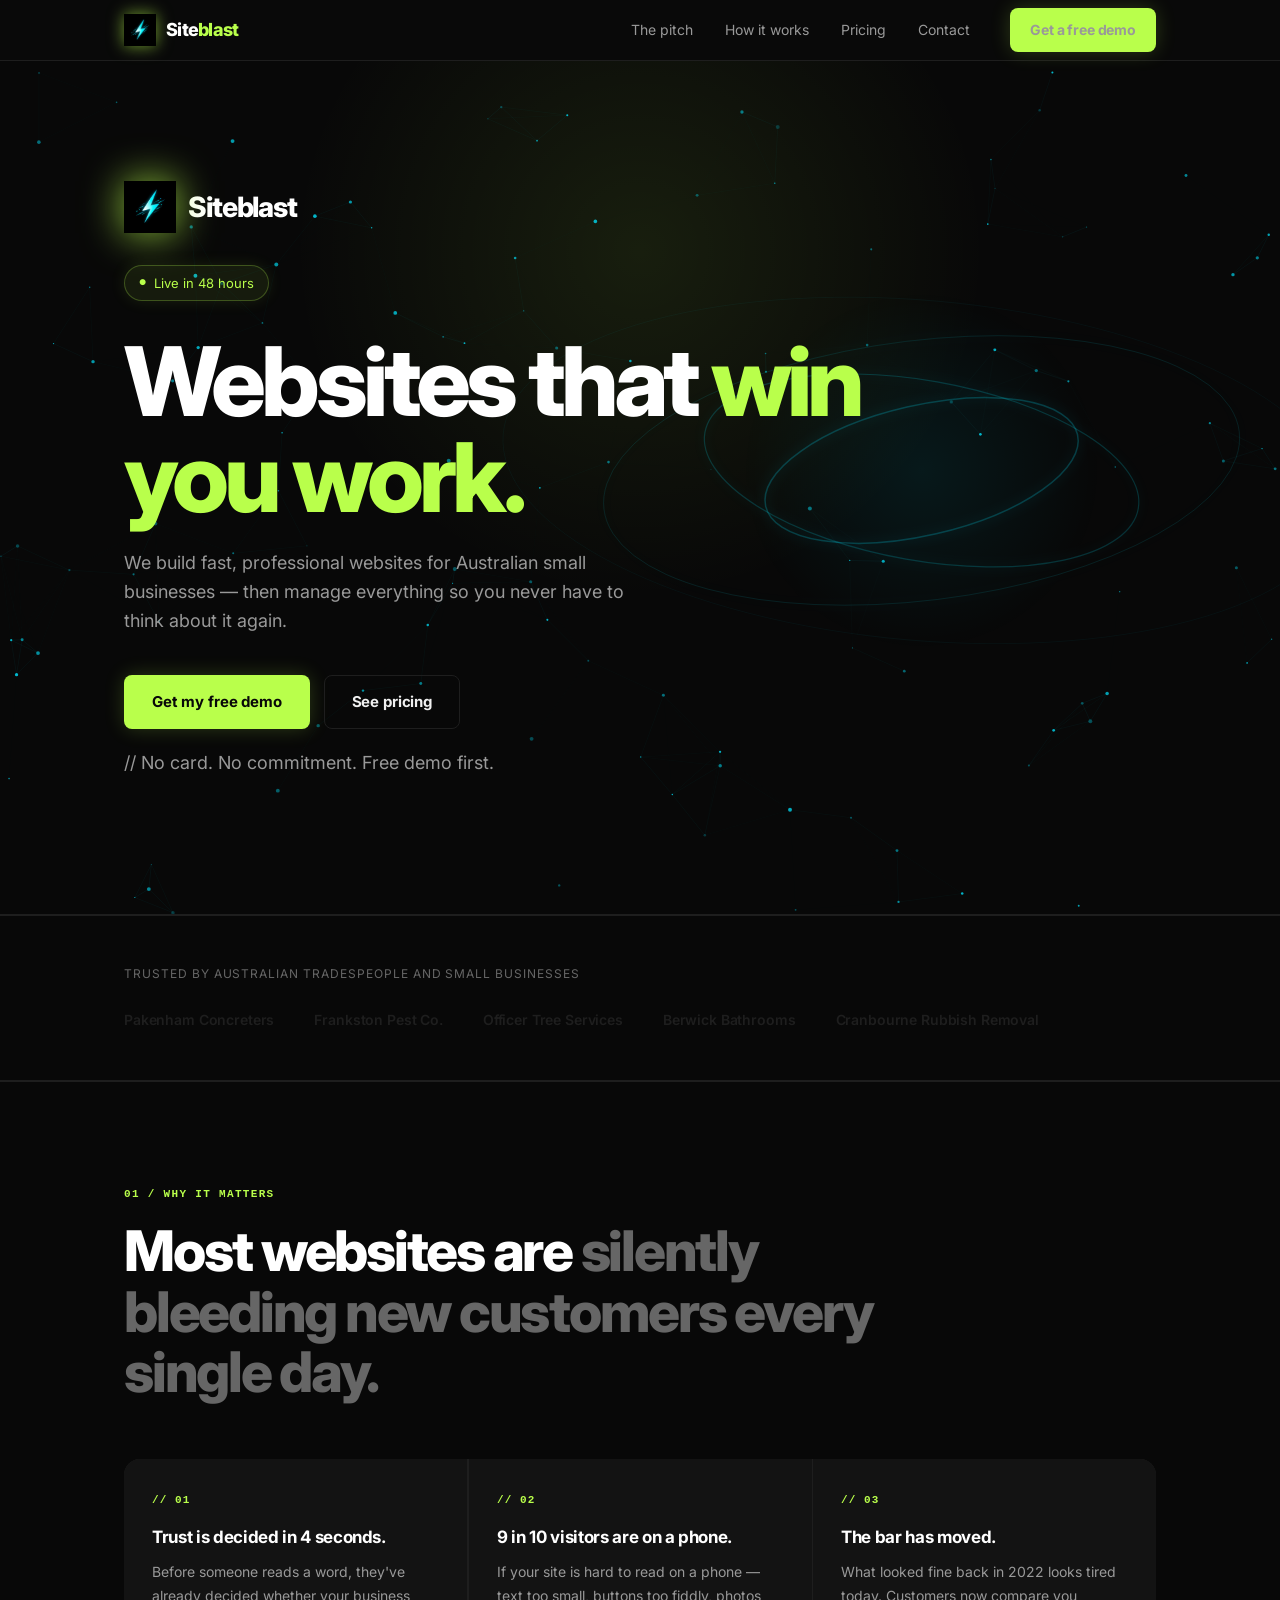
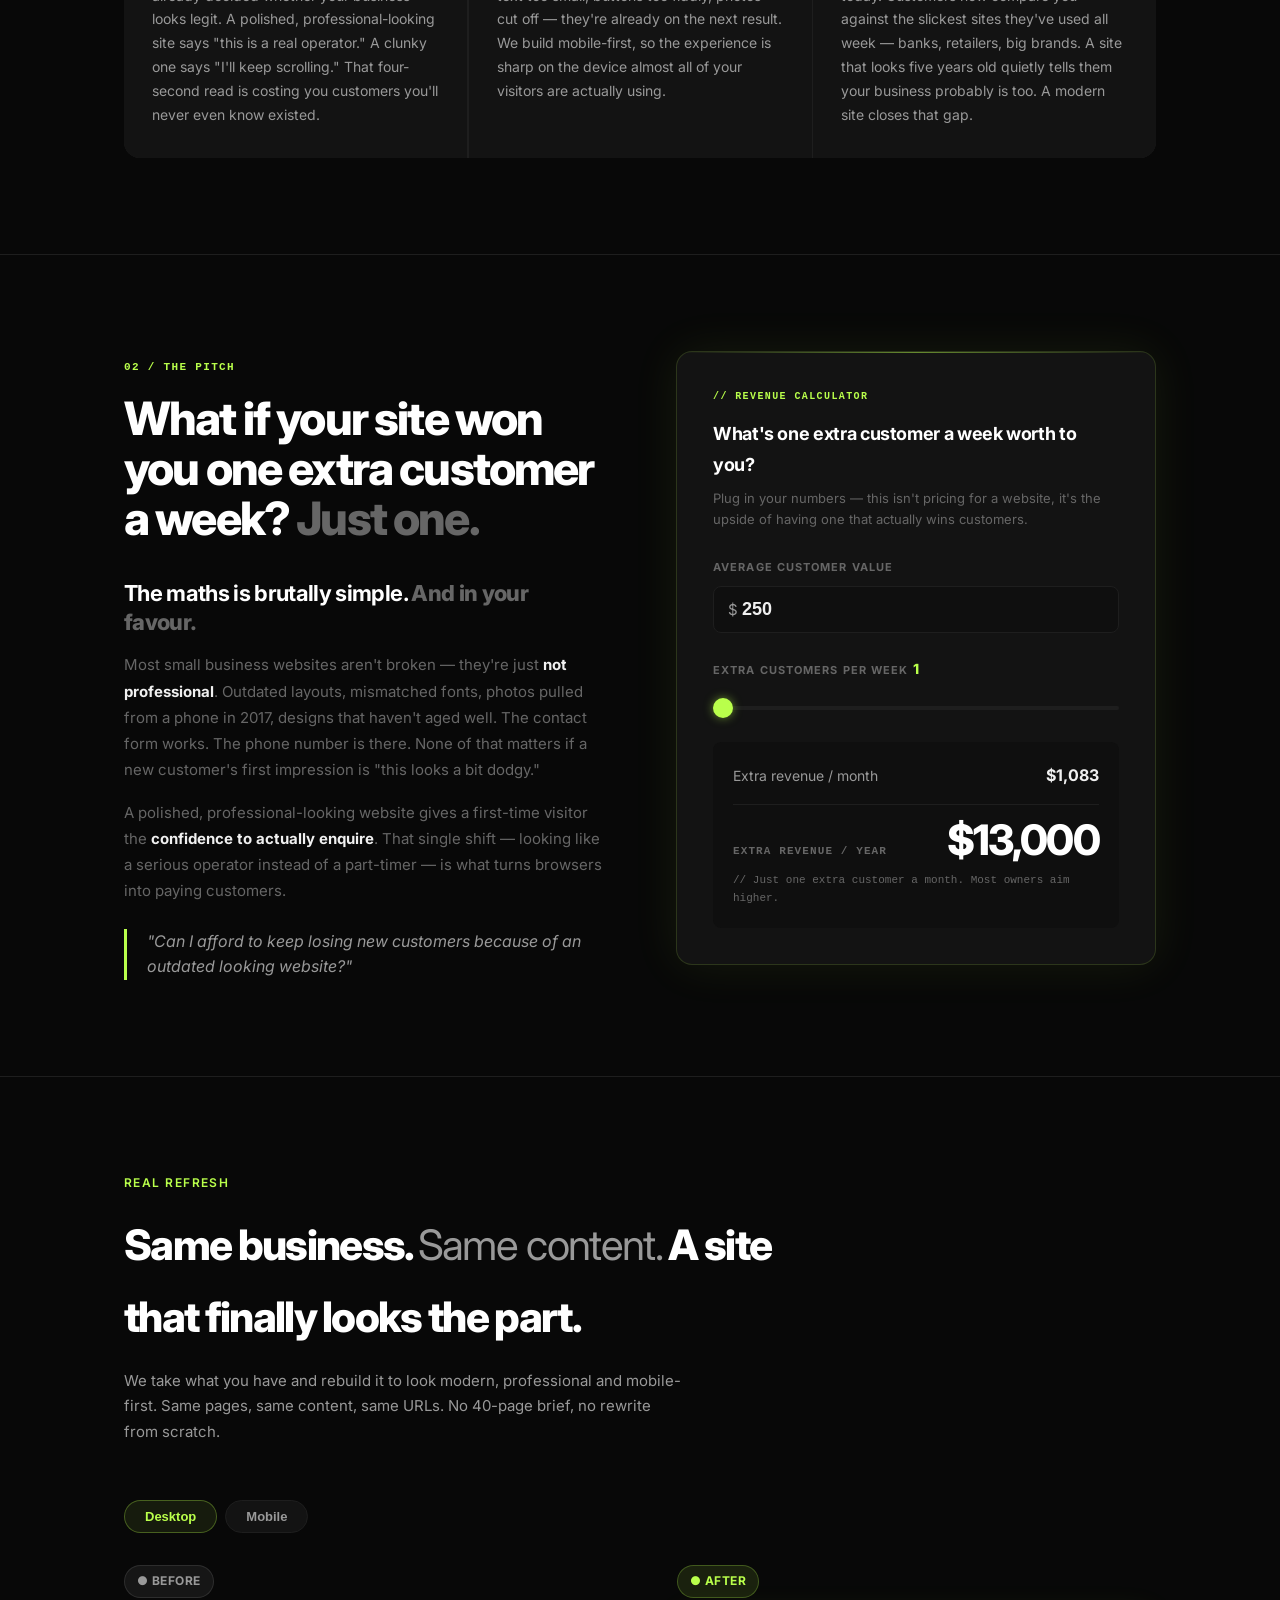
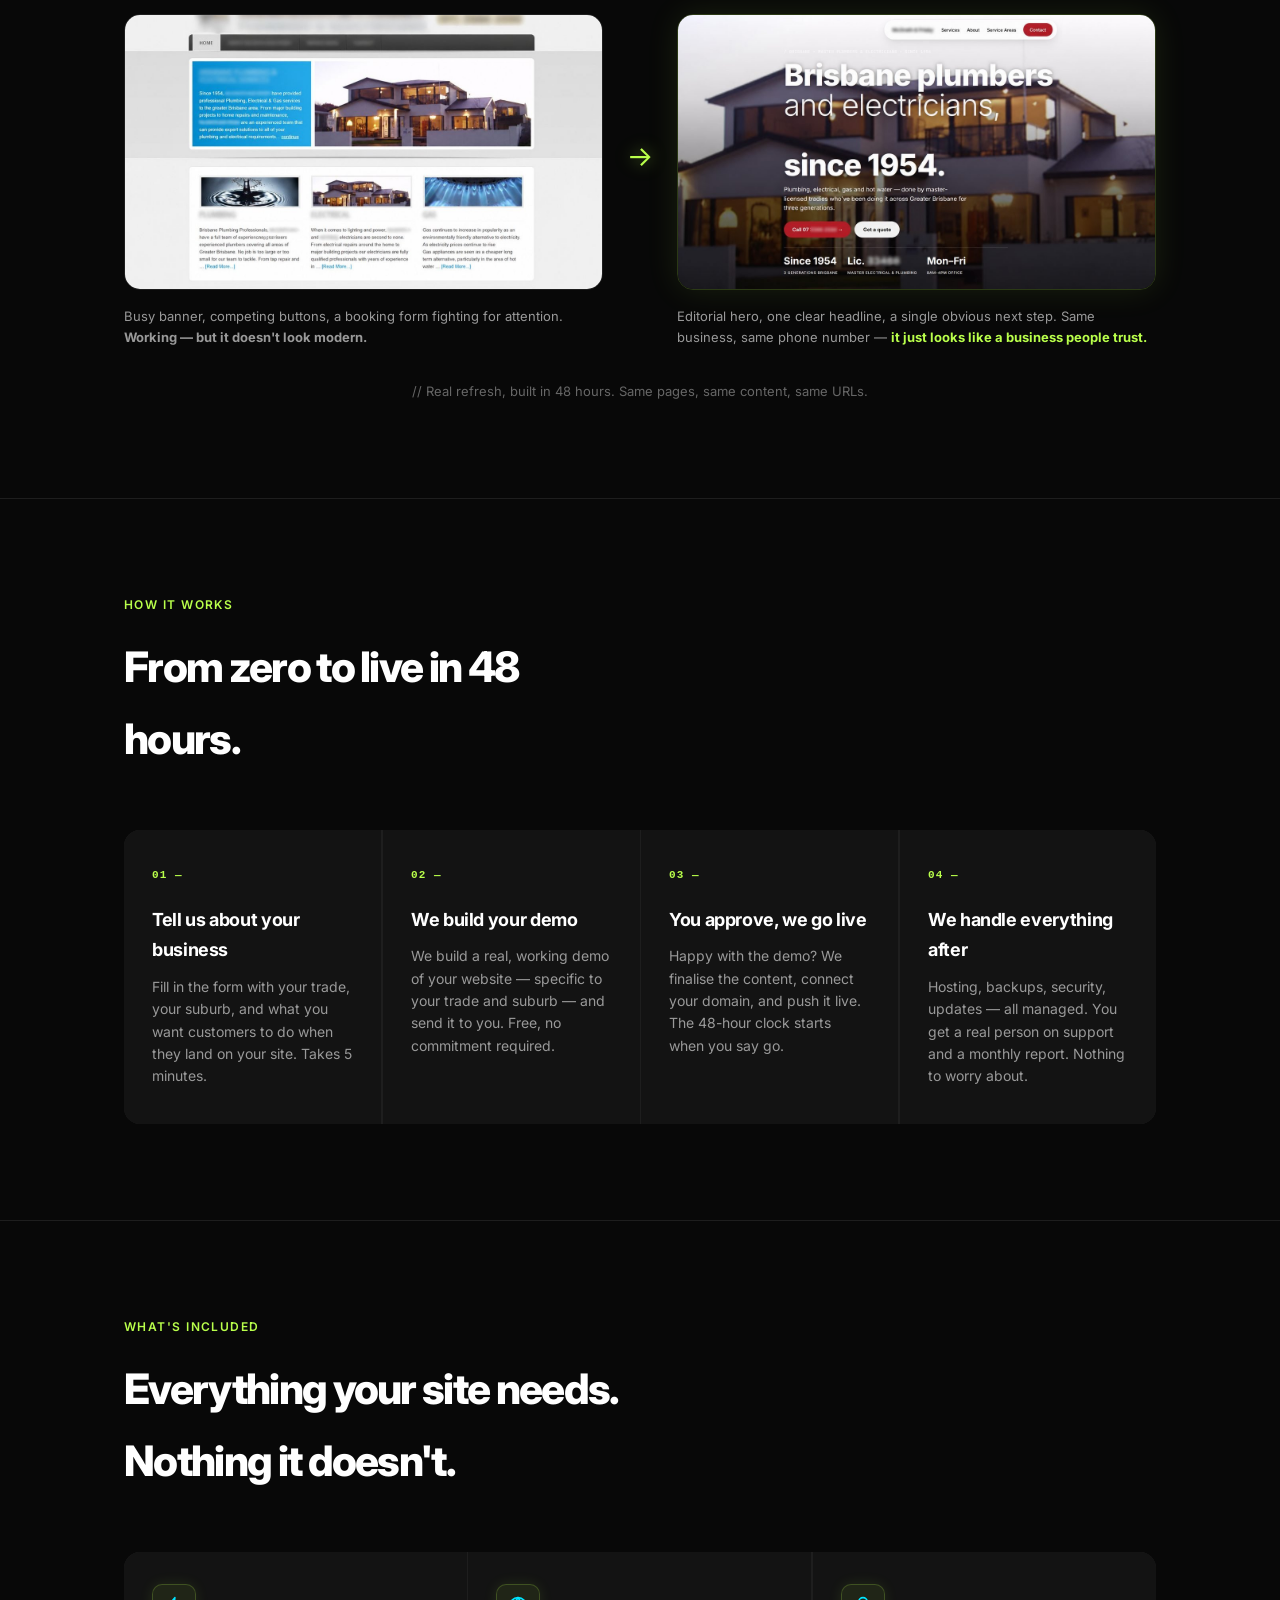
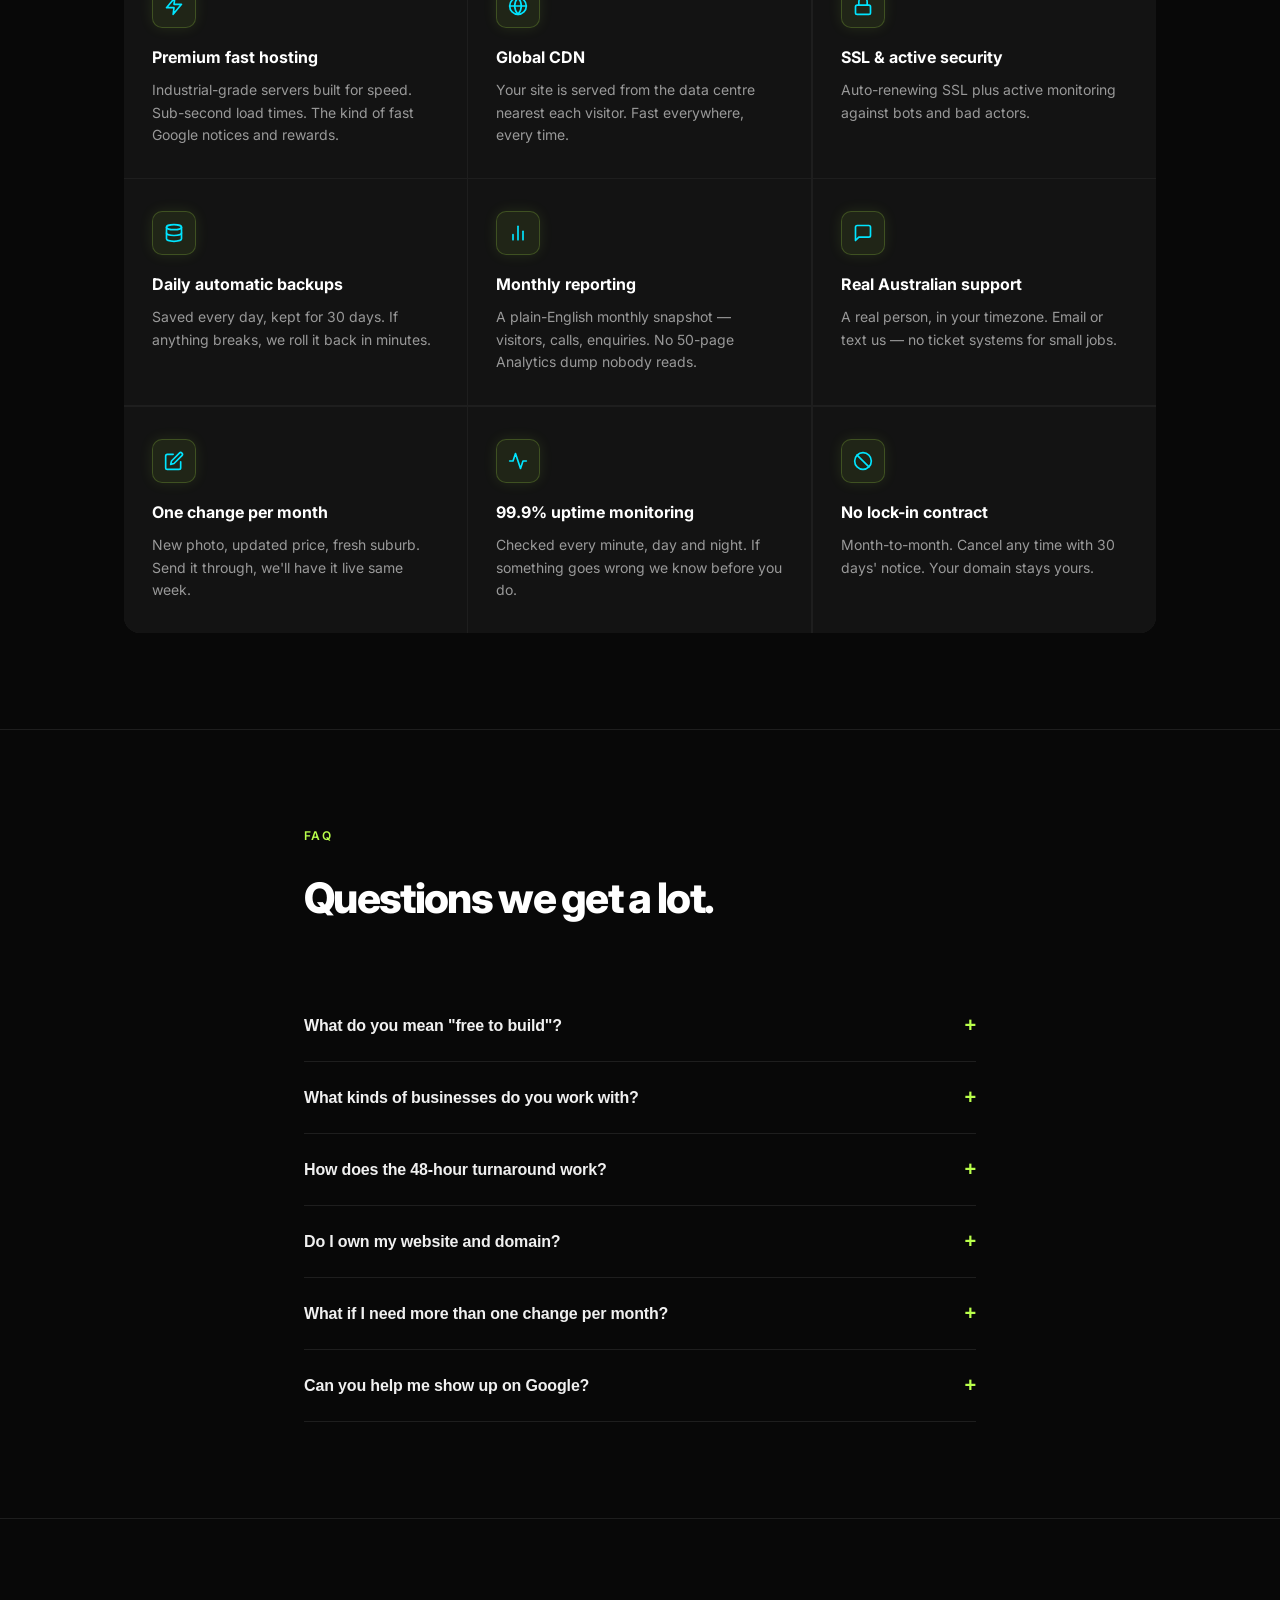
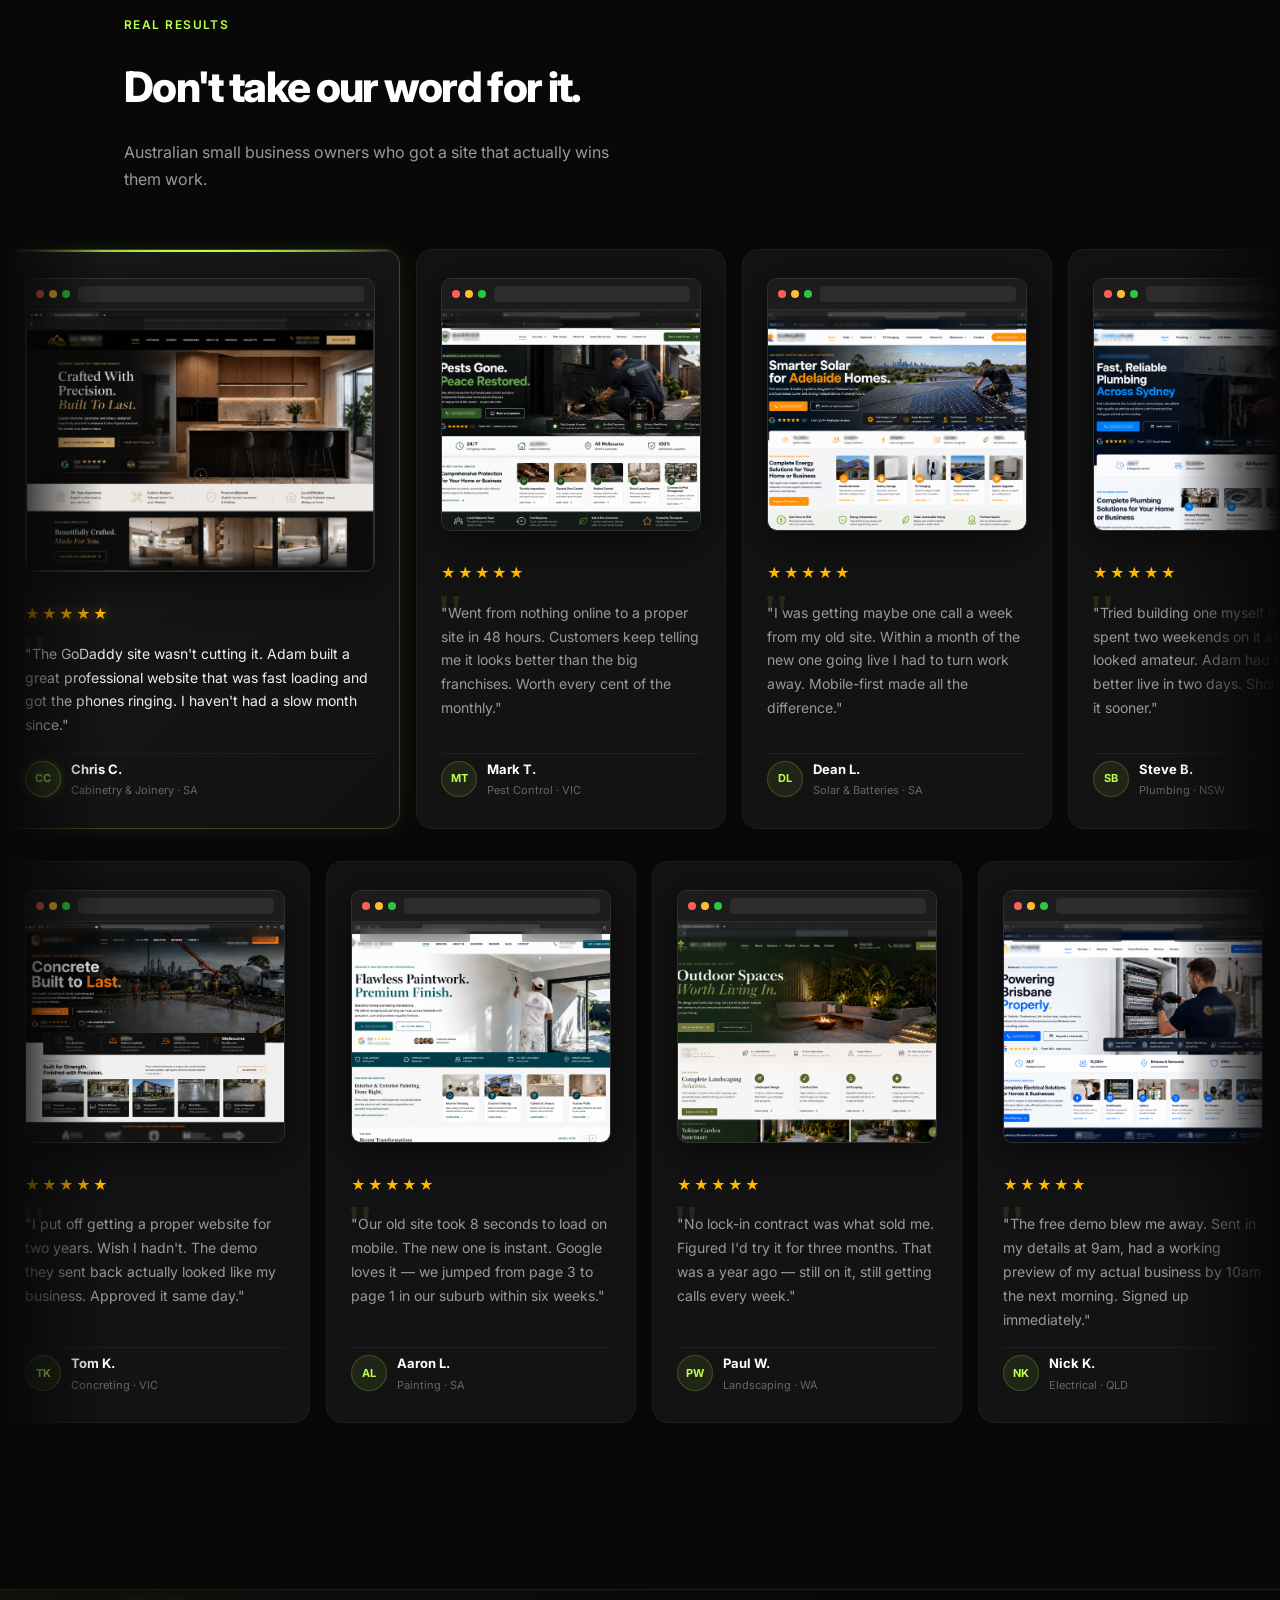
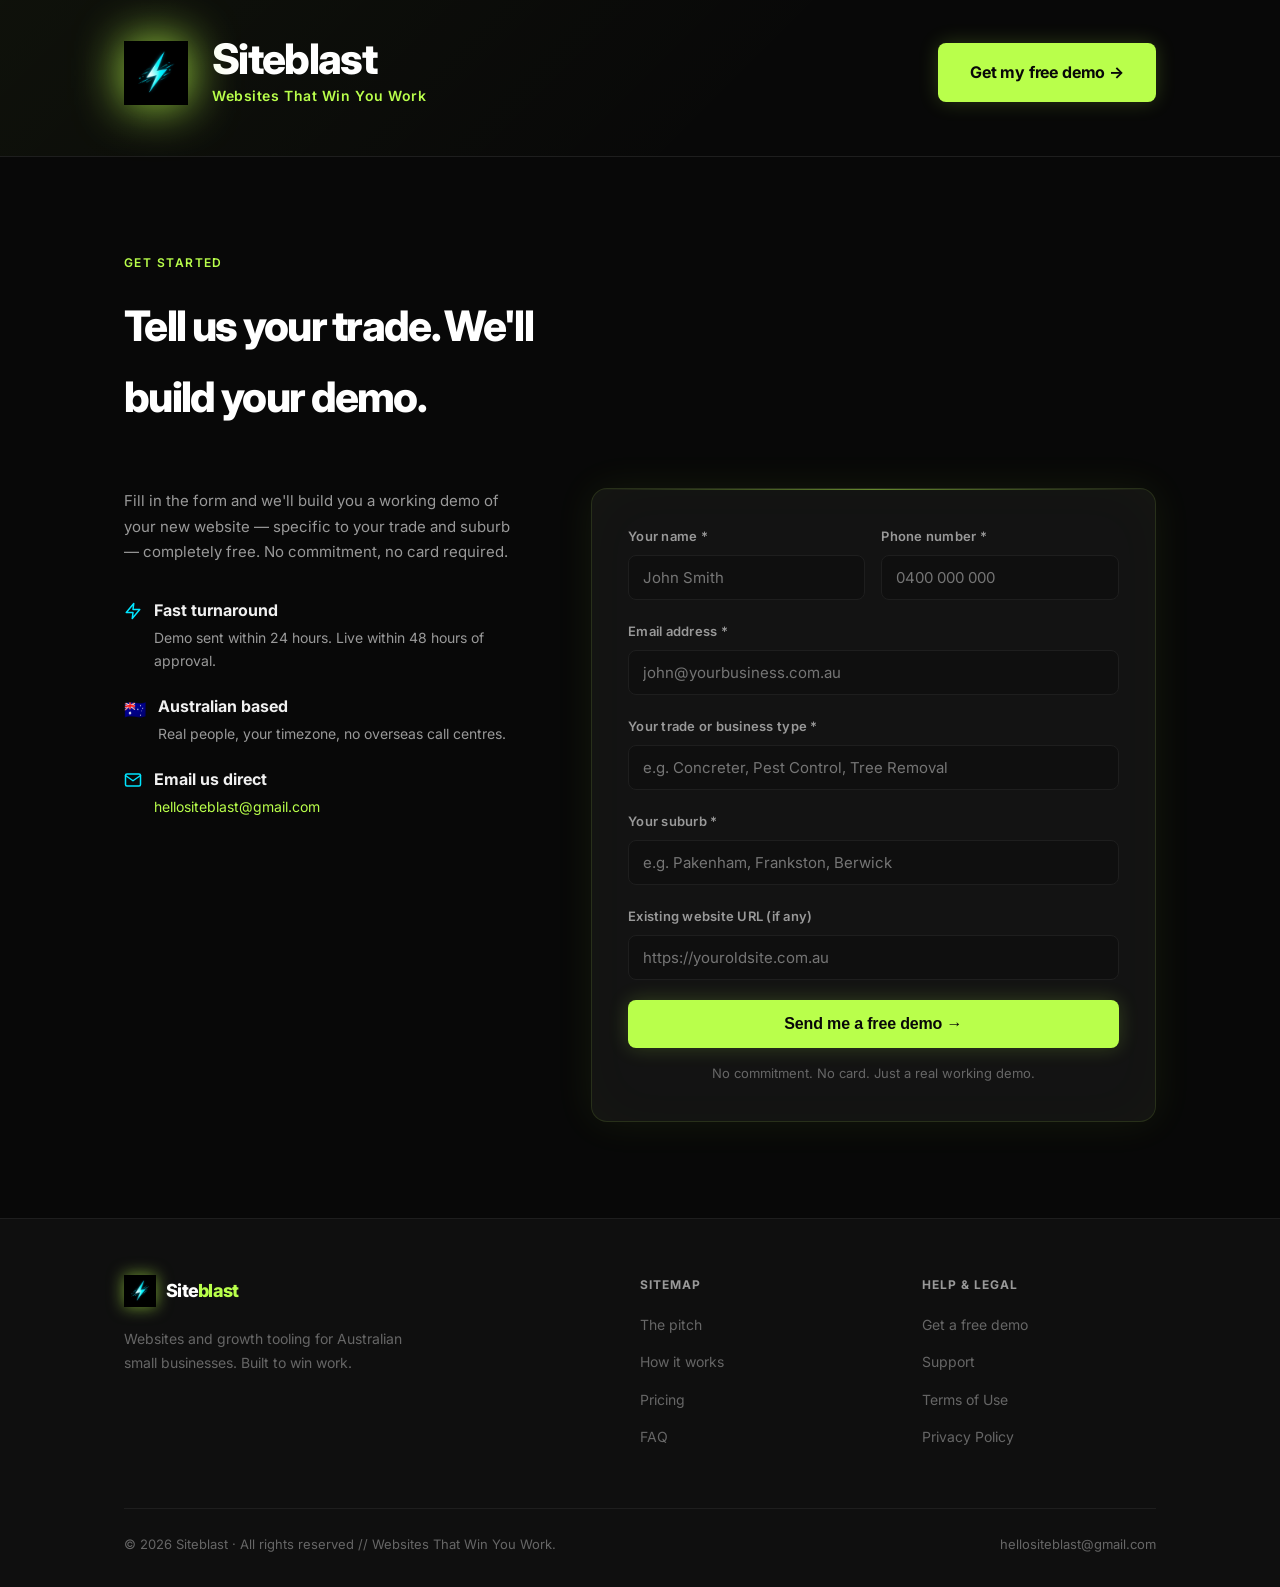
<file: index(2).html>
<!DOCTYPE html>
<html lang="en">
<head>
  <meta charset="UTF-8">
  <meta name="viewport" content="width=device-width, initial-scale=1.0">
  <title>Siteblast — Websites That Win You Work</title>
  <meta name="description" content="Professional websites for Australian small businesses. Built in 48 hours, fully managed hosting, real Australian support. Get a free demo today.">
  <meta name="robots" content="index, follow">
  <link rel="canonical" href="https://www.siteblast.com.au/">
  <link rel="stylesheet" href="style.css">
  <link rel="icon" type="image/png" sizes="48x48" href="favicon.png">
  <link rel="icon" type="image/x-icon" href="favicon.ico">
  <link rel="apple-touch-icon" href="favicon.png">
  <meta property="og:title" content="Siteblast — Websites That Win You Work">
  <meta property="og:description" content="Professional websites for Australian small businesses. Built in 48 hours, fully managed.">
  <meta property="og:url" content="https://www.siteblast.com.au/">
  <meta property="og:type" content="website">
</head>
<body>

<nav>
  <div class="nav-inner">
    <a href="index.html" class="logo-lockup"><img src="sblogo.png" alt="" class="logo-bolt"><span class="logo-word">Site<em>blast</em></span></a>
    <div class="nav-links" id="nav-links">
      <a href="#pitch">The pitch</a>
      <a href="#how">How it works</a>
      <a href="pricing.html">Pricing</a>
      <a href="#contact">Contact</a>
      <a href="#contact" class="btn nav-cta">Get a free demo</a>
    </div>
    <button class="nav-toggle" id="nav-toggle" aria-label="Toggle menu">
      <span></span><span></span><span></span>
    </button>
  </div>
</nav>

<section class="hero">
  <canvas id="hero-canvas"></canvas>
  <div class="container">
    <div class="hero-brand-row reveal reveal-up">
      <img src="sblogo.png" alt="" class="hero-bolt">
      <span class="hero-brand-name">Siteblast</span>
    </div>
    <div class="hero-label reveal reveal-up" style="transition-delay:.1s">Live in 48 hours</div>
    <h1 class="reveal reveal-up" style="transition-delay:.2s">Websites that <em>win you work.</em></h1>
    <p class="reveal reveal-up" style="transition-delay:.3s">We build fast, professional websites for Australian small businesses — then manage everything so you never have to think about it again.</p>
    <div class="hero-btns reveal reveal-up" style="transition-delay:.4s">
      <a href="#contact" class="btn">Get my free demo</a>
      <a href="pricing.html" class="btn btn-ghost">See pricing</a>
    </div>
    <p class="hero-note">// No card. No commitment. Free demo first.</p>
  </div>
</section>

<hr class="divider">

<section class="logos-strip">
  <div class="container">
    <p class="logos-label">Trusted by Australian tradespeople and small businesses</p>
    <div class="logos-row">
      <span class="logo-item">Pakenham Concreters</span>
      <span class="logo-item">Frankston Pest Co.</span>
      <span class="logo-item">Officer Tree Services</span>
      <span class="logo-item">Berwick Bathrooms</span>
      <span class="logo-item">Cranbourne Rubbish Removal</span>
    </div>
  </div>
</section>

<hr class="divider">

<!-- ── PITCH PART 1: Why it matters ── -->
<section class="section" id="pitch">
  <div class="container">
    <div class="pitch-why reveal reveal-up">
      <div class="pitch-why-label"><span class="step-label">01 / Why it matters</span></div>
      <h2 class="pitch-big-h">Most websites are <span class="pitch-dim">silently bleeding new customers every single day.</span></h2>
    </div>
    <div class="pitch-cards">
      <div class="pitch-card reveal reveal-up">
        <div class="pitch-card-num">// 01</div>
        <h3>Trust is decided in 4 seconds.</h3>
        <p>Before someone reads a word, they've already decided whether your business looks legit. A polished, professional-looking site says "this is a real operator." A clunky one says "I'll keep scrolling." That four-second read is costing you customers you'll never even know existed.</p>
      </div>
      <div class="pitch-card reveal reveal-up">
        <div class="pitch-card-num">// 02</div>
        <h3>9 in 10 visitors are on a phone.</h3>
        <p>If your site is hard to read on a phone — text too small, buttons too fiddly, photos cut off — they're already on the next result. We build mobile-first, so the experience is sharp on the device almost all of your visitors are actually using.</p>
      </div>
      <div class="pitch-card reveal reveal-up">
        <div class="pitch-card-num">// 03</div>
        <h3>The bar has moved.</h3>
        <p>What looked fine back in 2022 looks tired today. Customers now compare you against the slickest sites they've used all week — banks, retailers, big brands. A site that looks five years old quietly tells them your business probably is too. A modern site closes that gap.</p>
      </div>
    </div>
  </div>
</section>

<hr class="divider">

<!-- ── PITCH PART 2: The revenue calculator ── -->
<section class="section" id="calculator">
  <div class="container">
    <div class="calc-section">
      <div class="calc-left reveal reveal-left">
        <div class="pitch-why-label"><span class="step-label">02 / The pitch</span></div>
        <h2 class="pitch-big-h">What if your site won you one extra customer a week? <span class="pitch-dim">Just one.</span></h2>
        <div class="calc-copy">
          <h3>The maths is brutally simple. <span class="pitch-dim">And in your favour.</span></h3>
          <p>Most small business websites aren't broken — they're just <strong>not professional</strong>. Outdated layouts, mismatched fonts, photos pulled from a phone in 2017, designs that haven't aged well. The contact form works. The phone number is there. None of that matters if a new customer's first impression is "this looks a bit dodgy."</p>
          <p>A polished, professional-looking website gives a first-time visitor the <strong>confidence to actually enquire</strong>. That single shift — looking like a serious operator instead of a part-timer — is what turns browsers into paying customers.</p>
          <blockquote class="calc-quote">"Can I afford to keep losing new customers because of an outdated looking website?"</blockquote>
        </div>
      </div>
      <div class="calc-right reveal reveal-right">
        <div class="calc-card">
          <div class="calc-card-label">// REVENUE CALCULATOR</div>
          <h4>What's one extra customer a week worth to you?</h4>
          <p class="calc-card-sub">Plug in your numbers — this isn't pricing for a website, it's the upside of having one that actually wins customers.</p>

          <div class="calc-field">
            <label>AVERAGE CUSTOMER VALUE</label>
            <div class="calc-input-wrap">
              <span class="calc-dollar">$</span>
              <input type="number" id="customer-value" value="250" min="50" max="10000" step="50">
            </div>
          </div>

          <div class="calc-field">
            <label>EXTRA CUSTOMERS PER WEEK <span id="slider-val">1</span></label>
            <input type="range" id="customers-slider" min="1" max="10" value="1" class="calc-slider">
          </div>

          <div class="calc-result">
            <div class="calc-result-row">
              <span>Extra revenue / month</span>
              <span id="monthly-result">$1,083</span>
            </div>
            <div class="calc-divider"></div>
            <div class="calc-result-row calc-result-big">
              <span>EXTRA REVENUE / YEAR</span>
              <span id="yearly-result">$13,000</span>
            </div>
            <p class="calc-fine">// Just one extra customer a month. Most owners aim higher.</p>
          </div>
        </div>
      </div>
    </div>
  </div>
</section>

<hr class="divider">

<!-- ── BEFORE / AFTER ── -->
<section class="section" id="before-after">
  <div class="container">
    <span class="eyebrow reveal reveal-up">Real refresh</span>
    <h2 style="font-size:clamp(28px,4vw,42px);font-weight:800;letter-spacing:-.04em;color:var(--pure);max-width:700px;margin-bottom:16px">Same business. <span style="color:var(--light);font-weight:400">Same content.</span> A site that finally looks the part.</h2>
    <p style="color:var(--light);font-size:15px;margin-bottom:56px;max-width:560px">We take what you have and rebuild it to look modern, professional and mobile-first. Same pages, same content, same URLs. No 40-page brief, no rewrite from scratch.</p>

    <!-- Desktop before/after -->
    <div class="ba-toggle-row reveal reveal-up">
      <button class="ba-toggle-btn active" id="btn-desktop" onclick="showDesktop()">Desktop</button>
      <button class="ba-toggle-btn" id="btn-mobile" onclick="showMobile()">Mobile</button>
    </div>

    <div class="ba-grid" id="ba-desktop">
      <div class="ba-panel">
        <div class="ba-badge ba-before">● BEFORE</div>
        <div class="ba-img-wrap">
          <img src="before-desktop.jpg" alt="Before — old website desktop view" loading="lazy">
        </div>
        <p class="ba-caption">Busy banner, competing buttons, a booking form fighting for attention. <strong>Working — but it doesn't look modern.</strong></p>
      </div>
      <div class="ba-arrow">→</div>
      <div class="ba-panel">
        <div class="ba-badge ba-after">● AFTER</div>
        <div class="ba-img-wrap ba-img-after">
          <img src="after-desktop.jpg" alt="After — new website desktop view" loading="lazy">
        </div>
        <p class="ba-caption">Editorial hero, one clear headline, a single obvious next step. Same business, same phone number — <strong style="color:var(--accent)">it just looks like a business people trust.</strong></p>
      </div>
    </div>

    <div class="ba-grid" id="ba-mobile" style="display:none">
      <div class="ba-panel">
        <div class="ba-badge ba-before">● BEFORE</div>
        <div class="ba-img-wrap ba-mobile-wrap">
          <img src="before-mobile.jpg" alt="Before — old website mobile view" loading="lazy">
        </div>
        <p class="ba-caption">Text overflowing, logo and nav broken, content cut off on the edges. <strong>Most visitors are on mobile — this is what they see.</strong></p>
      </div>
      <div class="ba-arrow">→</div>
      <div class="ba-panel">
        <div class="ba-badge ba-after">● AFTER</div>
        <div class="ba-img-wrap ba-mobile-wrap">
          <img src="after-mobile.jpg" alt="After — new website mobile view" loading="lazy">
        </div>
        <p class="ba-caption">Full-bleed hero, bold headline, clear CTAs. Fast, readable, thumb-friendly. <strong style="color:var(--accent)">Sharp on the device your customers actually use.</strong></p>
      </div>
    </div>

    <p style="text-align:center;font-size:13px;color:var(--mid);margin-top:32px">// Real refresh, built in 48 hours. Same pages, same content, same URLs.</p>
  </div>
</section>

<hr class="divider">

<!-- ── HOW IT WORKS ── -->
<section class="section" id="how">
  <div class="container">
    <span class="eyebrow">How it works</span>
    <h2 style="font-size:clamp(28px,4vw,42px);font-weight:800;letter-spacing:-.04em;color:var(--pure);max-width:500px">From zero to live in 48 hours.</h2>
    <div class="how-steps">
      <div class="how-step reveal reveal-up">
        <div class="step-num">01 —</div>
        <h3>Tell us about your business</h3>
        <p>Fill in the form with your trade, your suburb, and what you want customers to do when they land on your site. Takes 5 minutes.</p>
      </div>
      <div class="how-step reveal reveal-up">
        <div class="step-num">02 —</div>
        <h3>We build your demo</h3>
        <p>We build a real, working demo of your website — specific to your trade and suburb — and send it to you. Free, no commitment required.</p>
      </div>
      <div class="how-step reveal reveal-up">
        <div class="step-num">03 —</div>
        <h3>You approve, we go live</h3>
        <p>Happy with the demo? We finalise the content, connect your domain, and push it live. The 48-hour clock starts when you say go.</p>
      </div>
      <div class="how-step reveal reveal-up">
        <div class="step-num">04 —</div>
        <h3>We handle everything after</h3>
        <p>Hosting, backups, security, updates — all managed. You get a real person on support and a monthly report. Nothing to worry about.</p>
      </div>
    </div>
  </div>
</section>

<hr class="divider">

<!-- ── WHAT'S INCLUDED ── -->
<section class="section" id="hosting">
  <div class="container">
    <span class="eyebrow">What's included</span>
    <h2 style="font-size:clamp(28px,4vw,42px);font-weight:800;letter-spacing:-.04em;color:var(--pure);max-width:560px">Everything your site needs. Nothing it doesn't.</h2>
    <div class="included-grid">

      <div class="included-item reveal reveal-up">
        <div class="included-icon">
          <svg viewBox="0 0 24 24" fill="none" stroke="#00E5FF" stroke-width="2" stroke-linecap="round" stroke-linejoin="round"><polygon points="13 2 3 14 12 14 11 22 21 10 12 10 13 2"/></svg>
        </div>
        <h3>Premium fast hosting</h3>
        <p>Industrial-grade servers built for speed. Sub-second load times. The kind of fast Google notices and rewards.</p>
      </div>

      <div class="included-item reveal reveal-up">
        <div class="included-icon">
          <svg viewBox="0 0 24 24" fill="none" stroke="#00E5FF" stroke-width="2" stroke-linecap="round" stroke-linejoin="round"><circle cx="12" cy="12" r="10"/><line x1="2" y1="12" x2="22" y2="12"/><path d="M12 2a15.3 15.3 0 0 1 4 10 15.3 15.3 0 0 1-4 10 15.3 15.3 0 0 1-4-10 15.3 15.3 0 0 1 4-10z"/></svg>
        </div>
        <h3>Global CDN</h3>
        <p>Your site is served from the data centre nearest each visitor. Fast everywhere, every time.</p>
      </div>

      <div class="included-item reveal reveal-up">
        <div class="included-icon">
          <svg viewBox="0 0 24 24" fill="none" stroke="#00E5FF" stroke-width="2" stroke-linecap="round" stroke-linejoin="round"><rect x="3" y="11" width="18" height="11" rx="2" ry="2"/><path d="M7 11V7a5 5 0 0 1 10 0v4"/></svg>
        </div>
        <h3>SSL &amp; active security</h3>
        <p>Auto-renewing SSL plus active monitoring against bots and bad actors.</p>
      </div>

      <div class="included-item reveal reveal-up">
        <div class="included-icon">
          <svg viewBox="0 0 24 24" fill="none" stroke="#00E5FF" stroke-width="2" stroke-linecap="round" stroke-linejoin="round"><ellipse cx="12" cy="5" rx="9" ry="3"/><path d="M21 12c0 1.66-4 3-9 3s-9-1.34-9-3"/><path d="M3 5v14c0 1.66 4 3 9 3s9-1.34 9-3V5"/></svg>
        </div>
        <h3>Daily automatic backups</h3>
        <p>Saved every day, kept for 30 days. If anything breaks, we roll it back in minutes.</p>
      </div>

      <div class="included-item reveal reveal-up">
        <div class="included-icon">
          <svg viewBox="0 0 24 24" fill="none" stroke="#00E5FF" stroke-width="2" stroke-linecap="round" stroke-linejoin="round"><line x1="18" y1="20" x2="18" y2="10"/><line x1="12" y1="20" x2="12" y2="4"/><line x1="6" y1="20" x2="6" y2="14"/></svg>
        </div>
        <h3>Monthly reporting</h3>
        <p>A plain-English monthly snapshot — visitors, calls, enquiries. No 50-page Analytics dump nobody reads.</p>
      </div>

      <div class="included-item reveal reveal-up">
        <div class="included-icon">
          <svg viewBox="0 0 24 24" fill="none" stroke="#00E5FF" stroke-width="2" stroke-linecap="round" stroke-linejoin="round"><path d="M21 15a2 2 0 0 1-2 2H7l-4 4V5a2 2 0 0 1 2-2h14a2 2 0 0 1 2 2z"/></svg>
        </div>
        <h3>Real Australian support</h3>
        <p>A real person, in your timezone. Email or text us — no ticket systems for small jobs.</p>
      </div>

      <div class="included-item reveal reveal-up">
        <div class="included-icon">
          <svg viewBox="0 0 24 24" fill="none" stroke="#00E5FF" stroke-width="2" stroke-linecap="round" stroke-linejoin="round"><path d="M11 4H4a2 2 0 0 0-2 2v14a2 2 0 0 0 2 2h14a2 2 0 0 0 2-2v-7"/><path d="M18.5 2.5a2.121 2.121 0 0 1 3 3L12 15l-4 1 1-4 9.5-9.5z"/></svg>
        </div>
        <h3>One change per month</h3>
        <p>New photo, updated price, fresh suburb. Send it through, we'll have it live same week.</p>
      </div>

      <div class="included-item reveal reveal-up">
        <div class="included-icon">
          <svg viewBox="0 0 24 24" fill="none" stroke="#00E5FF" stroke-width="2" stroke-linecap="round" stroke-linejoin="round"><polyline points="22 12 18 12 15 21 9 3 6 12 2 12"/></svg>
        </div>
        <h3>99.9% uptime monitoring</h3>
        <p>Checked every minute, day and night. If something goes wrong we know before you do.</p>
      </div>

      <div class="included-item reveal reveal-up">
        <div class="included-icon">
          <svg viewBox="0 0 24 24" fill="none" stroke="#00E5FF" stroke-width="2" stroke-linecap="round" stroke-linejoin="round"><circle cx="12" cy="12" r="10"/><line x1="4.93" y1="4.93" x2="19.07" y2="19.07"/></svg>
        </div>
        <h3>No lock-in contract</h3>
        <p>Month-to-month. Cancel any time with 30 days' notice. Your domain stays yours.</p>
      </div>

    </div>
  </div>
</section>

<hr class="divider">

<!-- ── FAQ ── -->
<section class="section" id="faq">
  <div class="container-sm">
    <span class="eyebrow">FAQ</span>
    <h2 style="font-size:clamp(28px,4vw,42px);font-weight:800;letter-spacing:-.04em;color:var(--pure)">Questions we get a lot.</h2>
    <div class="faq-list">
      <div class="faq-item reveal reveal-up"><button class="faq-q">What do you mean "free to build"? <span class="faq-icon">+</span></button><div class="faq-a">We don't charge an upfront fee to design and build your website. Instead, you pay a monthly hosting and support fee. The build cost is absorbed into the monthly — so you get a professional site without a big invoice up front.</div></div>
      <div class="faq-item reveal reveal-up"><button class="faq-q">What kinds of businesses do you work with? <span class="faq-icon">+</span></button><div class="faq-a">Primarily Australian tradespeople and local service businesses — concreters, pest controllers, tree loppers, plumbers, electricians, cleaners, landscapers, and similar. If you run a local service business and need a professional online presence that actually generates enquiries, we're built for you.</div></div>
      <div class="faq-item reveal reveal-up"><button class="faq-q">How does the 48-hour turnaround work? <span class="faq-icon">+</span></button><div class="faq-a">Once you approve your demo and give us the go-ahead, we finalise all content, connect your domain, and push the site live within 48 hours. The demo itself we'll send you within 24 hours of your initial enquiry.</div></div>
      <div class="faq-item reveal reveal-up"><button class="faq-q">Do I own my website and domain? <span class="faq-icon">+</span></button><div class="faq-a">Yes. Your domain is always registered in your name. If you ever leave Siteblast, the code is yours to take. We don't hold your site hostage.</div></div>
      <div class="faq-item reveal reveal-up"><button class="faq-q">What if I need more than one change per month? <span class="faq-icon">+</span></button><div class="faq-a">Minor updates like fixing a typo or swapping a photo are always free. The "one change per month" refers to more significant updates. If you regularly need more, we can discuss a custom arrangement.</div></div>
      <div class="faq-item reveal reveal-up"><button class="faq-q">Can you help me show up on Google? <span class="faq-icon">+</span></button><div class="faq-a">Every site we build includes solid on-page SEO foundations — fast load times, mobile optimisation, proper title tags, meta descriptions, and local schema markup. We also offer an optional AEO add-on to help you appear in ChatGPT, Gemini and other AI search engines.</div></div>
    </div>
  </div>
</section>

<hr class="divider">

<!-- ── TESTIMONIALS ── -->
<section class="section" id="reviews">
  <div class="container">
    <span class="eyebrow reveal reveal-up">Real results</span>
    <h2 class="reveal reveal-up" style="font-size:clamp(28px,4vw,42px);font-weight:800;letter-spacing:-.04em;color:var(--pure);max-width:560px;margin-bottom:16px">Don't take our word for it.</h2>
    <p class="reveal reveal-up" style="color:var(--light);font-size:16px;margin-bottom:48px;max-width:500px">Australian small business owners who got a site that actually wins them work.</p>
  </div>

  <!-- ROW 1 scrolls left -->
  <div class="marquee-wrap">
    <div class="marquee-track marquee-left">

      <div class="review-card marquee-card review-featured">
        <div class="mp2-wrap"><div class="mp2-browser">
<div class="mp2-bar"><div class="mp2-dots"><span></span><span></span><span></span></div><div class="mp2-url-blank"></div></div>
<div class="mp2-site mp2-img-card" style="position:relative;overflow:hidden;min-height:220px;">
  <img src="review-01.png" alt="Client website preview" style="width:100%;height:100%;object-fit:cover;object-position:top;display:block;">
  <div style="position:absolute;top:6px;left:8px;width:110px;height:14px;backdrop-filter:blur(8px);-webkit-backdrop-filter:blur(8px);background:rgba(0,0,0,.25);border-radius:2px;"></div>
  <div style="position:absolute;top:6px;right:8px;width:80px;height:14px;backdrop-filter:blur(8px);-webkit-backdrop-filter:blur(8px);background:rgba(0,0,0,.25);border-radius:2px;"></div>
</div>
</div></div>
        <div class="review-stars">★★★★★</div>
        <blockquote class="review-quote">"The GoDaddy site wasn't cutting it. Adam built a great professional website that was fast loading and got the phones ringing. I haven't had a slow month since."</blockquote>
        <div class="review-author">
          <div class="review-avatar">CC</div>
          <div><strong>Chris C.</strong><span>Cabinetry &amp; Joinery · SA</span></div>
        </div>
      </div>

      <div class="review-card marquee-card">
        <div class="mp2-wrap"><div class="mp2-browser">
<div class="mp2-bar"><div class="mp2-dots"><span></span><span></span><span></span></div><div class="mp2-url-blank"></div></div>
<div class="mp2-site mp2-img-card" style="position:relative;overflow:hidden;min-height:220px;">
  <img src="review-02.png" alt="Client website preview" style="width:100%;height:100%;object-fit:cover;object-position:top;display:block;">
  <div style="position:absolute;top:6px;left:8px;width:110px;height:14px;backdrop-filter:blur(8px);-webkit-backdrop-filter:blur(8px);background:rgba(0,0,0,.25);border-radius:2px;"></div>
  <div style="position:absolute;top:6px;right:8px;width:80px;height:14px;backdrop-filter:blur(8px);-webkit-backdrop-filter:blur(8px);background:rgba(0,0,0,.25);border-radius:2px;"></div>
</div>
</div></div>
        <div class="review-stars">★★★★★</div>
        <blockquote class="review-quote">"Went from nothing online to a proper site in 48 hours. Customers keep telling me it looks better than the big franchises. Worth every cent of the monthly."</blockquote>
        <div class="review-author">
          <div class="review-avatar">MT</div>
          <div><strong>Mark T.</strong><span>Pest Control · VIC</span></div>
        </div>
      </div>

      <div class="review-card marquee-card">
        <div class="mp2-wrap"><div class="mp2-browser">
<div class="mp2-bar"><div class="mp2-dots"><span></span><span></span><span></span></div><div class="mp2-url-blank"></div></div>
<div class="mp2-site mp2-img-card" style="position:relative;overflow:hidden;min-height:220px;">
  <img src="review-03.png" alt="Client website preview" style="width:100%;height:100%;object-fit:cover;object-position:top;display:block;">
  <div style="position:absolute;top:6px;left:8px;width:110px;height:14px;backdrop-filter:blur(8px);-webkit-backdrop-filter:blur(8px);background:rgba(0,0,0,.25);border-radius:2px;"></div>
  <div style="position:absolute;top:6px;right:8px;width:80px;height:14px;backdrop-filter:blur(8px);-webkit-backdrop-filter:blur(8px);background:rgba(0,0,0,.25);border-radius:2px;"></div>
</div>
</div></div>
        <div class="review-stars">★★★★★</div>
        <blockquote class="review-quote">"I was getting maybe one call a week from my old site. Within a month of the new one going live I had to turn work away. Mobile-first made all the difference."</blockquote>
        <div class="review-author">
          <div class="review-avatar">DL</div>
          <div><strong>Dean L.</strong><span>Solar &amp; Batteries · SA</span></div>
        </div>
      </div>

      <div class="review-card marquee-card">
        <div class="mp2-wrap"><div class="mp2-browser">
<div class="mp2-bar"><div class="mp2-dots"><span></span><span></span><span></span></div><div class="mp2-url-blank"></div></div>
<div class="mp2-site mp2-img-card" style="position:relative;overflow:hidden;min-height:220px;">
  <img src="review-04.png" alt="Client website preview" style="width:100%;height:100%;object-fit:cover;object-position:top;display:block;">
  <div style="position:absolute;top:6px;left:8px;width:110px;height:14px;backdrop-filter:blur(8px);-webkit-backdrop-filter:blur(8px);background:rgba(0,0,0,.25);border-radius:2px;"></div>
  <div style="position:absolute;top:6px;right:8px;width:80px;height:14px;backdrop-filter:blur(8px);-webkit-backdrop-filter:blur(8px);background:rgba(0,0,0,.25);border-radius:2px;"></div>
</div>
</div></div>
        <div class="review-stars">★★★★★</div>
        <blockquote class="review-quote">"Tried building one myself on Wix — spent two weekends on it and it still looked amateur. Adam had something better live in two days. Should've done it sooner."</blockquote>
        <div class="review-author">
          <div class="review-avatar">SB</div>
          <div><strong>Steve B.</strong><span>Plumbing · NSW</span></div>
        </div>
      </div>

      <div class="review-card marquee-card">
        <div class="mp2-wrap"><div class="mp2-browser">
<div class="mp2-bar"><div class="mp2-dots"><span></span><span></span><span></span></div><div class="mp2-url-blank"></div></div>
<div class="mp2-site mp2-img-card" style="position:relative;overflow:hidden;min-height:220px;">
  <img src="review-05.png" alt="Client website preview" style="width:100%;height:100%;object-fit:cover;object-position:top;display:block;">
  <div style="position:absolute;top:6px;left:8px;width:110px;height:14px;backdrop-filter:blur(8px);-webkit-backdrop-filter:blur(8px);background:rgba(0,0,0,.25);border-radius:2px;"></div>
  <div style="position:absolute;top:6px;right:8px;width:80px;height:14px;backdrop-filter:blur(8px);-webkit-backdrop-filter:blur(8px);background:rgba(0,0,0,.25);border-radius:2px;"></div>
</div>
</div></div>
        <div class="review-stars">★★★★★</div>
        <blockquote class="review-quote">"The monthly reporting tells me exactly how many people called from the site. It's not just a pretty website — it's working for the business."</blockquote>
        <div class="review-author">
          <div class="review-avatar">RP</div>
          <div><strong>Rachel P.</strong><span>Tiling · VIC</span></div>
        </div>
      </div>

      <div class="review-card marquee-card">
        <div class="mp2-wrap"><div class="mp2-browser">
<div class="mp2-bar"><div class="mp2-dots"><span></span><span></span><span></span></div><div class="mp2-url-blank"></div></div>
<div class="mp2-site mp2-img-card" style="position:relative;overflow:hidden;min-height:220px;">
  <img src="review-06.png" alt="Client website preview" style="width:100%;height:100%;object-fit:cover;object-position:top;display:block;">
  <div style="position:absolute;top:6px;left:8px;width:110px;height:14px;backdrop-filter:blur(8px);-webkit-backdrop-filter:blur(8px);background:rgba(0,0,0,.25);border-radius:2px;"></div>
  <div style="position:absolute;top:6px;right:8px;width:80px;height:14px;backdrop-filter:blur(8px);-webkit-backdrop-filter:blur(8px);background:rgba(0,0,0,.25);border-radius:2px;"></div>
</div>
</div></div>
        <div class="review-stars">★★★★★</div>
        <blockquote class="review-quote">"Real Australian support means I can actually get someone on the phone. Had a small issue on a Friday afternoon — sorted by 5pm."</blockquote>
        <div class="review-author">
          <div class="review-avatar">JM</div>
          <div><strong>Jason M.</strong><span>Roofing · NSW</span></div>
        </div>
      </div>

      <!-- DUPLICATE for seamless loop -->
      <div class="review-card marquee-card review-featured">
        <div class="mp2-wrap"><div class="mp2-browser">
<div class="mp2-bar"><div class="mp2-dots"><span></span><span></span><span></span></div><div class="mp2-url-blank"></div></div>
<div class="mp2-site mp2-img-card" style="position:relative;overflow:hidden;min-height:220px;">
  <img src="review-01.png" alt="Client website preview" style="width:100%;height:100%;object-fit:cover;object-position:top;display:block;">
  <div style="position:absolute;top:6px;left:8px;width:110px;height:14px;backdrop-filter:blur(8px);-webkit-backdrop-filter:blur(8px);background:rgba(0,0,0,.25);border-radius:2px;"></div>
  <div style="position:absolute;top:6px;right:8px;width:80px;height:14px;backdrop-filter:blur(8px);-webkit-backdrop-filter:blur(8px);background:rgba(0,0,0,.25);border-radius:2px;"></div>
</div>
</div></div>
        <div class="review-stars">★★★★★</div>
        <blockquote class="review-quote">"The GoDaddy site wasn't cutting it. Adam built a great professional website that was fast loading and got the phones ringing. I haven't had a slow month since."</blockquote>
        <div class="review-author">
          <div class="review-avatar">CC</div>
          <div><strong>Chris C.</strong><span>Cabinetry &amp; Joinery · SA</span></div>
        </div>
      </div>

      <div class="review-card marquee-card">
        <div class="mp2-wrap"><div class="mp2-browser">
<div class="mp2-bar"><div class="mp2-dots"><span></span><span></span><span></span></div><div class="mp2-url-blank"></div></div>
<div class="mp2-site mp2-img-card" style="position:relative;overflow:hidden;min-height:220px;">
  <img src="review-02.png" alt="Client website preview" style="width:100%;height:100%;object-fit:cover;object-position:top;display:block;">
  <div style="position:absolute;top:6px;left:8px;width:110px;height:14px;backdrop-filter:blur(8px);-webkit-backdrop-filter:blur(8px);background:rgba(0,0,0,.25);border-radius:2px;"></div>
  <div style="position:absolute;top:6px;right:8px;width:80px;height:14px;backdrop-filter:blur(8px);-webkit-backdrop-filter:blur(8px);background:rgba(0,0,0,.25);border-radius:2px;"></div>
</div>
</div></div>
        <div class="review-stars">★★★★★</div>
        <blockquote class="review-quote">"Went from nothing online to a proper site in 48 hours. Customers keep telling me it looks better than the big franchises. Worth every cent of the monthly."</blockquote>
        <div class="review-author">
          <div class="review-avatar">MT</div>
          <div><strong>Mark T.</strong><span>Pest Control · VIC</span></div>
        </div>
      </div>

      <div class="review-card marquee-card">
        <div class="mp2-wrap"><div class="mp2-browser">
<div class="mp2-bar"><div class="mp2-dots"><span></span><span></span><span></span></div><div class="mp2-url-blank"></div></div>
<div class="mp2-site mp2-img-card" style="position:relative;overflow:hidden;min-height:220px;">
  <img src="review-03.png" alt="Client website preview" style="width:100%;height:100%;object-fit:cover;object-position:top;display:block;">
  <div style="position:absolute;top:6px;left:8px;width:110px;height:14px;backdrop-filter:blur(8px);-webkit-backdrop-filter:blur(8px);background:rgba(0,0,0,.25);border-radius:2px;"></div>
  <div style="position:absolute;top:6px;right:8px;width:80px;height:14px;backdrop-filter:blur(8px);-webkit-backdrop-filter:blur(8px);background:rgba(0,0,0,.25);border-radius:2px;"></div>
</div>
</div></div>
        <div class="review-stars">★★★★★</div>
        <blockquote class="review-quote">"I was getting maybe one call a week from my old site. Within a month of the new one going live I had to turn work away. Mobile-first made all the difference."</blockquote>
        <div class="review-author">
          <div class="review-avatar">DL</div>
          <div><strong>Dean L.</strong><span>Solar &amp; Batteries · SA</span></div>
        </div>
      </div>

      <div class="review-card marquee-card">
        <div class="mp2-wrap"><div class="mp2-browser">
<div class="mp2-bar"><div class="mp2-dots"><span></span><span></span><span></span></div><div class="mp2-url-blank"></div></div>
<div class="mp2-site mp2-img-card" style="position:relative;overflow:hidden;min-height:220px;">
  <img src="review-04.png" alt="Client website preview" style="width:100%;height:100%;object-fit:cover;object-position:top;display:block;">
  <div style="position:absolute;top:6px;left:8px;width:110px;height:14px;backdrop-filter:blur(8px);-webkit-backdrop-filter:blur(8px);background:rgba(0,0,0,.25);border-radius:2px;"></div>
  <div style="position:absolute;top:6px;right:8px;width:80px;height:14px;backdrop-filter:blur(8px);-webkit-backdrop-filter:blur(8px);background:rgba(0,0,0,.25);border-radius:2px;"></div>
</div>
</div></div>
        <div class="review-stars">★★★★★</div>
        <blockquote class="review-quote">"Tried building one myself on Wix — spent two weekends on it and it still looked amateur. Adam had something better live in two days. Should've done it sooner."</blockquote>
        <div class="review-author">
          <div class="review-avatar">SB</div>
          <div><strong>Steve B.</strong><span>Plumbing · NSW</span></div>
        </div>
      </div>

      <div class="review-card marquee-card">
        <div class="mp2-wrap"><div class="mp2-browser">
<div class="mp2-bar"><div class="mp2-dots"><span></span><span></span><span></span></div><div class="mp2-url-blank"></div></div>
<div class="mp2-site mp2-img-card" style="position:relative;overflow:hidden;min-height:220px;">
  <img src="review-05.png" alt="Client website preview" style="width:100%;height:100%;object-fit:cover;object-position:top;display:block;">
  <div style="position:absolute;top:6px;left:8px;width:110px;height:14px;backdrop-filter:blur(8px);-webkit-backdrop-filter:blur(8px);background:rgba(0,0,0,.25);border-radius:2px;"></div>
  <div style="position:absolute;top:6px;right:8px;width:80px;height:14px;backdrop-filter:blur(8px);-webkit-backdrop-filter:blur(8px);background:rgba(0,0,0,.25);border-radius:2px;"></div>
</div>
</div></div>
        <div class="review-stars">★★★★★</div>
        <blockquote class="review-quote">"The monthly reporting tells me exactly how many people called from the site. It's not just a pretty website — it's working for the business."</blockquote>
        <div class="review-author">
          <div class="review-avatar">RP</div>
          <div><strong>Rachel P.</strong><span>Tiling · VIC</span></div>
        </div>
      </div>

      <div class="review-card marquee-card">
        <div class="mp2-wrap"><div class="mp2-browser">
<div class="mp2-bar"><div class="mp2-dots"><span></span><span></span><span></span></div><div class="mp2-url-blank"></div></div>
<div class="mp2-site mp2-img-card" style="position:relative;overflow:hidden;min-height:220px;">
  <img src="review-06.png" alt="Client website preview" style="width:100%;height:100%;object-fit:cover;object-position:top;display:block;">
  <div style="position:absolute;top:6px;left:8px;width:110px;height:14px;backdrop-filter:blur(8px);-webkit-backdrop-filter:blur(8px);background:rgba(0,0,0,.25);border-radius:2px;"></div>
  <div style="position:absolute;top:6px;right:8px;width:80px;height:14px;backdrop-filter:blur(8px);-webkit-backdrop-filter:blur(8px);background:rgba(0,0,0,.25);border-radius:2px;"></div>
</div>
</div></div>
        <div class="review-stars">★★★★★</div>
        <blockquote class="review-quote">"Real Australian support means I can actually get someone on the phone. Had a small issue on a Friday afternoon — sorted by 5pm."</blockquote>
        <div class="review-author">
          <div class="review-avatar">JM</div>
          <div><strong>Jason M.</strong><span>Roofing · NSW</span></div>
        </div>
      </div>

    </div>
  </div>

  <!-- ROW 2 scrolls right -->
  <div class="marquee-wrap" style="margin-top:16px">
    <div class="marquee-track marquee-right">

      <div class="review-card marquee-card">
        <div class="mp2-wrap"><div class="mp2-browser">
<div class="mp2-bar"><div class="mp2-dots"><span></span><span></span><span></span></div><div class="mp2-url-blank"></div></div>
<div class="mp2-site mp2-img-card" style="position:relative;overflow:hidden;min-height:220px;">
  <img src="review-07.png" alt="Client website preview" style="width:100%;height:100%;object-fit:cover;object-position:top;display:block;">
  <div style="position:absolute;top:6px;left:8px;width:110px;height:14px;backdrop-filter:blur(8px);-webkit-backdrop-filter:blur(8px);background:rgba(0,0,0,.25);border-radius:2px;"></div>
  <div style="position:absolute;top:6px;right:8px;width:80px;height:14px;backdrop-filter:blur(8px);-webkit-backdrop-filter:blur(8px);background:rgba(0,0,0,.25);border-radius:2px;"></div>
</div>
</div></div>
        <div class="review-stars">★★★★★</div>
        <blockquote class="review-quote">"I put off getting a proper website for two years. Wish I hadn't. The demo they sent back actually looked like my business. Approved it same day."</blockquote>
        <div class="review-author">
          <div class="review-avatar">TK</div>
          <div><strong>Tom K.</strong><span>Concreting · VIC</span></div>
        </div>
      </div>

      <div class="review-card marquee-card">
        <div class="mp2-wrap"><div class="mp2-browser">
<div class="mp2-bar"><div class="mp2-dots"><span></span><span></span><span></span></div><div class="mp2-url-blank"></div></div>
<div class="mp2-site mp2-img-card" style="position:relative;overflow:hidden;min-height:220px;">
  <img src="review-08.png" alt="Client website preview" style="width:100%;height:100%;object-fit:cover;object-position:top;display:block;">
  <div style="position:absolute;top:6px;left:8px;width:110px;height:14px;backdrop-filter:blur(8px);-webkit-backdrop-filter:blur(8px);background:rgba(0,0,0,.25);border-radius:2px;"></div>
  <div style="position:absolute;top:6px;right:8px;width:80px;height:14px;backdrop-filter:blur(8px);-webkit-backdrop-filter:blur(8px);background:rgba(0,0,0,.25);border-radius:2px;"></div>
</div>
</div></div>
        <div class="review-stars">★★★★★</div>
        <blockquote class="review-quote">"Our old site took 8 seconds to load on mobile. The new one is instant. Google loves it — we jumped from page 3 to page 1 in our suburb within six weeks."</blockquote>
        <div class="review-author">
          <div class="review-avatar">AL</div>
          <div><strong>Aaron L.</strong><span>Painting · SA</span></div>
        </div>
      </div>

      <div class="review-card marquee-card">
        <div class="mp2-wrap"><div class="mp2-browser">
<div class="mp2-bar"><div class="mp2-dots"><span></span><span></span><span></span></div><div class="mp2-url-blank"></div></div>
<div class="mp2-site mp2-img-card" style="position:relative;overflow:hidden;min-height:220px;">
  <img src="review-09.png" alt="Client website preview" style="width:100%;height:100%;object-fit:cover;object-position:top;display:block;">
  <div style="position:absolute;top:6px;left:8px;width:110px;height:14px;backdrop-filter:blur(8px);-webkit-backdrop-filter:blur(8px);background:rgba(0,0,0,.25);border-radius:2px;"></div>
  <div style="position:absolute;top:6px;right:8px;width:80px;height:14px;backdrop-filter:blur(8px);-webkit-backdrop-filter:blur(8px);background:rgba(0,0,0,.25);border-radius:2px;"></div>
</div>
</div></div>
        <div class="review-stars">★★★★★</div>
        <blockquote class="review-quote">"No lock-in contract was what sold me. Figured I'd try it for three months. That was a year ago — still on it, still getting calls every week."</blockquote>
        <div class="review-author">
          <div class="review-avatar">PW</div>
          <div><strong>Paul W.</strong><span>Landscaping · WA</span></div>
        </div>
      </div>

      <div class="review-card marquee-card">
        <div class="mp2-wrap"><div class="mp2-browser">
<div class="mp2-bar"><div class="mp2-dots"><span></span><span></span><span></span></div><div class="mp2-url-blank"></div></div>
<div class="mp2-site mp2-img-card" style="position:relative;overflow:hidden;min-height:220px;">
  <img src="review-10.png" alt="Client website preview" style="width:100%;height:100%;object-fit:cover;object-position:top;display:block;">
  <div style="position:absolute;top:6px;left:8px;width:110px;height:14px;backdrop-filter:blur(8px);-webkit-backdrop-filter:blur(8px);background:rgba(0,0,0,.25);border-radius:2px;"></div>
  <div style="position:absolute;top:6px;right:8px;width:80px;height:14px;backdrop-filter:blur(8px);-webkit-backdrop-filter:blur(8px);background:rgba(0,0,0,.25);border-radius:2px;"></div>
</div>
</div></div>
        <div class="review-stars">★★★★★</div>
        <blockquote class="review-quote">"The free demo blew me away. Sent in my details at 9am, had a working preview of my actual business by 10am the next morning. Signed up immediately."</blockquote>
        <div class="review-author">
          <div class="review-avatar">NK</div>
          <div><strong>Nick K.</strong><span>Electrical · QLD</span></div>
        </div>
      </div>

      <div class="review-card marquee-card">
        <div class="mp2-wrap"><div class="mp2-browser">
<div class="mp2-bar"><div class="mp2-dots"><span></span><span></span><span></span></div><div class="mp2-url-blank"></div></div>
<div class="mp2-site mp2-img-card" style="position:relative;overflow:hidden;min-height:220px;">
  <img src="review-11.png" alt="Client website preview" style="width:100%;height:100%;object-fit:cover;object-position:top;display:block;">
  <div style="position:absolute;top:6px;left:8px;width:110px;height:14px;backdrop-filter:blur(8px);-webkit-backdrop-filter:blur(8px);background:rgba(0,0,0,.25);border-radius:2px;"></div>
  <div style="position:absolute;top:6px;right:8px;width:80px;height:14px;backdrop-filter:blur(8px);-webkit-backdrop-filter:blur(8px);background:rgba(0,0,0,.25);border-radius:2px;"></div>
</div>
</div></div>
        <div class="review-stars">★★★★★</div>
        <blockquote class="review-quote">"My competitors all have these tired 2015-looking sites. Mine looks like it belongs to a company ten times my size. Clients comment on it constantly."</blockquote>
        <div class="review-author">
          <div class="review-avatar">BH</div>
          <div><strong>Brad H.</strong><span>Performance Coaching · QLD</span></div>
        </div>
      </div>

      <div class="review-card marquee-card">
        <div class="mp2-wrap"><div class="mp2-browser">
<div class="mp2-bar"><div class="mp2-dots"><span></span><span></span><span></span></div><div class="mp2-url-blank"></div></div>
<div class="mp2-site mp2-img-card" style="position:relative;overflow:hidden;min-height:220px;">
  <img src="review-12.png" alt="Client website preview" style="width:100%;height:100%;object-fit:cover;object-position:top;display:block;">
  <div style="position:absolute;top:6px;left:8px;width:110px;height:14px;backdrop-filter:blur(8px);-webkit-backdrop-filter:blur(8px);background:rgba(0,0,0,.25);border-radius:2px;"></div>
  <div style="position:absolute;top:6px;right:8px;width:80px;height:14px;backdrop-filter:blur(8px);-webkit-backdrop-filter:blur(8px);background:rgba(0,0,0,.25);border-radius:2px;"></div>
</div>
</div></div>
        <div class="review-stars">★★★★★</div>
        <blockquote class="review-quote">"Set and forget is exactly how it works. I haven't had to think about my website once since it went live. It just runs, and the enquiries keep coming in."</blockquote>
        <div class="review-author">
          <div class="review-avatar">CR</div>
          <div><strong>Craig R.</strong><span>Segway Tours · QLD</span></div>
        </div>
      </div>

      <!-- DUPLICATE row 2 -->
      <div class="review-card marquee-card">
        <div class="mp2-wrap"><div class="mp2-browser">
<div class="mp2-bar"><div class="mp2-dots"><span></span><span></span><span></span></div><div class="mp2-url-blank"></div></div>
<div class="mp2-site mp2-img-card" style="position:relative;overflow:hidden;min-height:220px;">
  <img src="review-07.png" alt="Client website preview" style="width:100%;height:100%;object-fit:cover;object-position:top;display:block;">
  <div style="position:absolute;top:6px;left:8px;width:110px;height:14px;backdrop-filter:blur(8px);-webkit-backdrop-filter:blur(8px);background:rgba(0,0,0,.25);border-radius:2px;"></div>
  <div style="position:absolute;top:6px;right:8px;width:80px;height:14px;backdrop-filter:blur(8px);-webkit-backdrop-filter:blur(8px);background:rgba(0,0,0,.25);border-radius:2px;"></div>
</div>
</div></div>
        <div class="review-stars">★★★★★</div>
        <blockquote class="review-quote">"I put off getting a proper website for two years. Wish I hadn't. The demo they sent back actually looked like my business. Approved it same day."</blockquote>
        <div class="review-author">
          <div class="review-avatar">TK</div>
          <div><strong>Tom K.</strong><span>Concreting · VIC</span></div>
        </div>
      </div>

      <div class="review-card marquee-card">
        <div class="mp2-wrap"><div class="mp2-browser">
<div class="mp2-bar"><div class="mp2-dots"><span></span><span></span><span></span></div><div class="mp2-url-blank"></div></div>
<div class="mp2-site mp2-img-card" style="position:relative;overflow:hidden;min-height:220px;">
  <img src="review-08.png" alt="Client website preview" style="width:100%;height:100%;object-fit:cover;object-position:top;display:block;">
  <div style="position:absolute;top:6px;left:8px;width:110px;height:14px;backdrop-filter:blur(8px);-webkit-backdrop-filter:blur(8px);background:rgba(0,0,0,.25);border-radius:2px;"></div>
  <div style="position:absolute;top:6px;right:8px;width:80px;height:14px;backdrop-filter:blur(8px);-webkit-backdrop-filter:blur(8px);background:rgba(0,0,0,.25);border-radius:2px;"></div>
</div>
</div></div>
        <div class="review-stars">★★★★★</div>
        <blockquote class="review-quote">"Our old site took 8 seconds to load on mobile. The new one is instant. Google loves it — we jumped from page 3 to page 1 in our suburb within six weeks."</blockquote>
        <div class="review-author">
          <div class="review-avatar">AL</div>
          <div><strong>Aaron L.</strong><span>Painting · SA</span></div>
        </div>
      </div>

      <div class="review-card marquee-card">
        <div class="mp2-wrap"><div class="mp2-browser">
<div class="mp2-bar"><div class="mp2-dots"><span></span><span></span><span></span></div><div class="mp2-url-blank"></div></div>
<div class="mp2-site mp2-img-card" style="position:relative;overflow:hidden;min-height:220px;">
  <img src="review-09.png" alt="Client website preview" style="width:100%;height:100%;object-fit:cover;object-position:top;display:block;">
  <div style="position:absolute;top:6px;left:8px;width:110px;height:14px;backdrop-filter:blur(8px);-webkit-backdrop-filter:blur(8px);background:rgba(0,0,0,.25);border-radius:2px;"></div>
  <div style="position:absolute;top:6px;right:8px;width:80px;height:14px;backdrop-filter:blur(8px);-webkit-backdrop-filter:blur(8px);background:rgba(0,0,0,.25);border-radius:2px;"></div>
</div>
</div></div>
        <div class="review-stars">★★★★★</div>
        <blockquote class="review-quote">"No lock-in contract was what sold me. Figured I'd try it for three months. That was a year ago — still on it, still getting calls every week."</blockquote>
        <div class="review-author">
          <div class="review-avatar">PW</div>
          <div><strong>Paul W.</strong><span>Landscaping · WA</span></div>
        </div>
      </div>

      <div class="review-card marquee-card">
        <div class="mp2-wrap"><div class="mp2-browser">
<div class="mp2-bar"><div class="mp2-dots"><span></span><span></span><span></span></div><div class="mp2-url-blank"></div></div>
<div class="mp2-site mp2-img-card" style="position:relative;overflow:hidden;min-height:220px;">
  <img src="review-10.png" alt="Client website preview" style="width:100%;height:100%;object-fit:cover;object-position:top;display:block;">
  <div style="position:absolute;top:6px;left:8px;width:110px;height:14px;backdrop-filter:blur(8px);-webkit-backdrop-filter:blur(8px);background:rgba(0,0,0,.25);border-radius:2px;"></div>
  <div style="position:absolute;top:6px;right:8px;width:80px;height:14px;backdrop-filter:blur(8px);-webkit-backdrop-filter:blur(8px);background:rgba(0,0,0,.25);border-radius:2px;"></div>
</div>
</div></div>
        <div class="review-stars">★★★★★</div>
        <blockquote class="review-quote">"The free demo blew me away. Sent in my details at 9am, had a working preview of my actual business by 10am the next morning. Signed up immediately."</blockquote>
        <div class="review-author">
          <div class="review-avatar">NK</div>
          <div><strong>Nick K.</strong><span>Electrical · QLD</span></div>
        </div>
      </div>

      <div class="review-card marquee-card">
        <div class="mp2-wrap"><div class="mp2-browser">
<div class="mp2-bar"><div class="mp2-dots"><span></span><span></span><span></span></div><div class="mp2-url-blank"></div></div>
<div class="mp2-site mp2-img-card" style="position:relative;overflow:hidden;min-height:220px;">
  <img src="review-11.png" alt="Client website preview" style="width:100%;height:100%;object-fit:cover;object-position:top;display:block;">
  <div style="position:absolute;top:6px;left:8px;width:110px;height:14px;backdrop-filter:blur(8px);-webkit-backdrop-filter:blur(8px);background:rgba(0,0,0,.25);border-radius:2px;"></div>
  <div style="position:absolute;top:6px;right:8px;width:80px;height:14px;backdrop-filter:blur(8px);-webkit-backdrop-filter:blur(8px);background:rgba(0,0,0,.25);border-radius:2px;"></div>
</div>
</div></div>
        <div class="review-stars">★★★★★</div>
        <blockquote class="review-quote">"My competitors all have these tired 2015-looking sites. Mine looks like it belongs to a company ten times my size. Clients comment on it constantly."</blockquote>
        <div class="review-author">
          <div class="review-avatar">BH</div>
          <div><strong>Brad H.</strong><span>Performance Coaching · QLD</span></div>
        </div>
      </div>

      <div class="review-card marquee-card">
        <div class="mp2-wrap"><div class="mp2-browser">
<div class="mp2-bar"><div class="mp2-dots"><span></span><span></span><span></span></div><div class="mp2-url-blank"></div></div>
<div class="mp2-site mp2-img-card" style="position:relative;overflow:hidden;min-height:220px;">
  <img src="review-12.png" alt="Client website preview" style="width:100%;height:100%;object-fit:cover;object-position:top;display:block;">
  <div style="position:absolute;top:6px;left:8px;width:110px;height:14px;backdrop-filter:blur(8px);-webkit-backdrop-filter:blur(8px);background:rgba(0,0,0,.25);border-radius:2px;"></div>
  <div style="position:absolute;top:6px;right:8px;width:80px;height:14px;backdrop-filter:blur(8px);-webkit-backdrop-filter:blur(8px);background:rgba(0,0,0,.25);border-radius:2px;"></div>
</div>
</div></div>
        <div class="review-stars">★★★★★</div>
        <blockquote class="review-quote">"Set and forget is exactly how it works. I haven't had to think about my website once since it went live. It just runs, and the enquiries keep coming in."</blockquote>
        <div class="review-author">
          <div class="review-avatar">CR</div>
          <div><strong>Craig R.</strong><span>Segway Tours · QLD</span></div>
        </div>
      </div>

    </div>
  </div>

  <div class="container">
    <p class="reveal reveal-up" style="text-align:center;font-size:13px;color:var(--mid);margin-top:40px">// Real customers. Real results. No incentivised reviews.</p>
  </div>
</section>

<hr class="divider">

<!-- ── BRAND STRIP ── -->
<section class="brand-strip">
  <div class="container">
    <div class="brand-strip-inner reveal reveal-up">
      <img src="sblogo.png" alt="" class="brand-strip-bolt">
      <div class="brand-strip-text">
        <span class="brand-strip-name">Siteblast</span>
        <span class="brand-strip-tagline">Websites That Win You Work</span>
      </div>
      <a href="#contact" class="btn brand-strip-btn">Get my free demo →</a>
    </div>
  </div>
</section>

<hr class="divider">

<!-- ── CONTACT ── -->
<section class="section" id="contact">
  <div class="container">
    <span class="eyebrow">Get started</span>
    <h2 style="font-size:clamp(28px,4vw,42px);font-weight:800;letter-spacing:-.04em;color:var(--pure);max-width:500px">Tell us your trade. We'll build your demo.</h2>
    <div class="contact-grid">
      <div class="contact-info reveal reveal-left">
        <p>Fill in the form and we'll build you a working demo of your new website — specific to your trade and suburb — completely free. No commitment, no card required.</p>
        <div class="contact-detail">
          <div class="contact-detail-icon">
            <svg width="18" height="18" viewBox="0 0 24 24" fill="none" stroke="#00E5FF" stroke-width="2" stroke-linecap="round" stroke-linejoin="round"><polygon points="13 2 3 14 12 14 11 22 21 10 12 10 13 2"/></svg>
          </div>
          <div><strong>Fast turnaround</strong><p>Demo sent within 24 hours. Live within 48 hours of approval.</p></div>
        </div>
        <div class="contact-detail">
          <div class="contact-detail-icon">🇦🇺</div>
          <div><strong>Australian based</strong><p>Real people, your timezone, no overseas call centres.</p></div>
        </div>
        <div class="contact-detail">
          <div class="contact-detail-icon">
            <svg width="18" height="18" viewBox="0 0 24 24" fill="none" stroke="#00E5FF" stroke-width="2" stroke-linecap="round" stroke-linejoin="round"><path d="M4 4h16c1.1 0 2 .9 2 2v12c0 1.1-.9 2-2 2H4c-1.1 0-2-.9-2-2V6c0-1.1.9-2 2-2z"/><polyline points="22,6 12,13 2,6"/></svg>
          </div>
          <div><strong>Email us direct</strong><p><a href="mailto:hellositeblast@gmail.com">hellositeblast@gmail.com</a></p></div>
        </div>
      </div>
      <div class="form-card reveal reveal-right">
        <form id="demo-form" action="https://formsubmit.co/hellositeblast@gmail.com" method="POST">
          <input type="hidden" name="_subject" value="New Siteblast Demo Request">
          <input type="hidden" name="_captcha" value="false">
          <input type="hidden" name="_next" value="https://www.siteblast.com.au/index.html#contact">
          <input type="text" name="_honey" style="display:none">
          <div class="form-row">
            <div class="form-group"><label for="name">Your name *</label><input type="text" id="name" name="name" placeholder="John Smith" required></div>
            <div class="form-group"><label for="phone">Phone number *</label><input type="tel" id="phone" name="phone" placeholder="0400 000 000" required></div>
          </div>
          <div class="form-group"><label for="email">Email address *</label><input type="email" id="email" name="email" placeholder="john@yourbusiness.com.au" required></div>
          <div class="form-group"><label for="trade">Your trade or business type *</label><input type="text" id="trade" name="trade" placeholder="e.g. Concreter, Pest Control, Tree Removal" required></div>
          <div class="form-group"><label for="suburb">Your suburb *</label><input type="text" id="suburb" name="suburb" placeholder="e.g. Pakenham, Frankston, Berwick" required></div>
          <div class="form-group"><label for="existing">Existing website URL (if any)</label><input type="url" id="existing" name="existing_site" placeholder="https://youroldsite.com.au"></div>
          <button type="submit" class="btn form-submit" id="submit-btn">Send me a free demo →</button>
          <p style="text-align:center;font-size:13px;color:var(--mid);margin-top:14px">No commitment. No card. Just a real working demo.</p>
        </form>
      </div>
    </div>
  </div>
</section>

<footer>
  <div class="container">
    <div class="footer-grid">
      <div class="footer-brand">
        <a href="index.html" class="logo-lockup"><img src="sblogo.png" alt="" class="logo-bolt"><span class="logo-word">Site<em>blast</em></span></a>
        <p>Websites and growth tooling for Australian small businesses. Built to win work.</p>
      </div>
      <div>
        <h4>Sitemap</h4>
        <ul>
          <li><a href="#pitch">The pitch</a></li>
          <li><a href="#how">How it works</a></li>
          <li><a href="pricing.html">Pricing</a></li>
          <li><a href="#faq">FAQ</a></li>
        </ul>
      </div>
      <div>
        <h4>Help &amp; Legal</h4>
        <ul>
          <li><a href="#contact">Get a free demo</a></li>
          <li><a href="support.html">Support</a></li>
          <li><a href="terms.html">Terms of Use</a></li>
          <li><a href="privacy.html">Privacy Policy</a></li>
        </ul>
      </div>
    </div>
    <div class="footer-bottom">
      <span>© 2026 Siteblast · All rights reserved // Websites That Win You Work.</span>
      <span><a href="mailto:hellositeblast@gmail.com" style="color:var(--mid)">hellositeblast@gmail.com</a></span>
    </div>
  </div>
</footer>

<script>
  // Nav toggle
  document.getElementById('nav-toggle').addEventListener('click', function() {
    document.getElementById('nav-links').classList.toggle('open');
  });

  // FAQ accordion
  document.querySelectorAll('.faq-q').forEach(btn => {
    btn.addEventListener('click', function() {
      const item = this.closest('.faq-item');
      const isOpen = item.classList.contains('open');
      document.querySelectorAll('.faq-item').forEach(i => i.classList.remove('open'));
      if (!isOpen) item.classList.add('open');
    });
  });

  // Revenue Calculator
  function calcRevenue() {
    const val = parseFloat(document.getElementById('customer-value').value) || 0;
    const count = parseInt(document.getElementById('customers-slider').value) || 1;
    document.getElementById('slider-val').textContent = count;
    const weeksPerMonth = 52 / 12;
    const monthly = val * count * weeksPerMonth;
    const yearly = val * count * 52;
    document.getElementById('monthly-result').textContent = '$' + Math.round(monthly).toLocaleString();
    document.getElementById('yearly-result').textContent = '$' + Math.round(yearly).toLocaleString();
  }
  document.getElementById('customer-value').addEventListener('input', calcRevenue);
  document.getElementById('customers-slider').addEventListener('input', calcRevenue);
  calcRevenue();

  // Before/After toggle
  function showDesktop() {
    document.getElementById('ba-desktop').style.display = 'grid';
    document.getElementById('ba-mobile').style.display = 'none';
    document.getElementById('btn-desktop').classList.add('active');
    document.getElementById('btn-mobile').classList.remove('active');
  }
  function showMobile() {
    document.getElementById('ba-desktop').style.display = 'none';
    document.getElementById('ba-mobile').style.display = 'grid';
    document.getElementById('btn-mobile').classList.add('active');
    document.getElementById('btn-desktop').classList.remove('active');
  }
</script>

<script>
/* ── HERO CANVAS — particle web + rotating rings ── */
(function() {
  const canvas = document.getElementById('hero-canvas');
  const ctx = canvas.getContext('2d');
  const ACCENT = '#00E5FF';
  let W, H, particles, mouse = { x: null, y: null };

  function resize() {
    W = canvas.width  = canvas.offsetWidth;
    H = canvas.height = canvas.offsetHeight;
  }

  function Particle() {
    this.reset = function() {
      this.x  = Math.random() * W;
      this.y  = Math.random() * H;
      this.vx = (Math.random() - 0.5) * 0.4;
      this.vy = (Math.random() - 0.5) * 0.4;
      this.r  = Math.random() * 1.5 + 0.5;
      this.a  = Math.random() * 0.6 + 0.2;
    };
    this.reset();
    this.update = function() {
      this.x += this.vx;
      this.y += this.vy;
      if (this.x < 0 || this.x > W) this.vx *= -1;
      if (this.y < 0 || this.y > H) this.vy *= -1;
    };
  }

  function init() {
    resize();
    const count = Math.floor((W * H) / 9000);
    particles = Array.from({ length: count }, () => new Particle());
  }

  /* Rotating glowing rings */
  let ringAngle = 0;
  function drawRings() {
    const cx = W * 0.72, cy = H * 0.48;
    ringAngle += 0.003;
    const rings = [
      { rx: 220, ry: 90,  a: ringAngle,       alpha: 0.18, lw: 1.2 },
      { rx: 320, ry: 130, a: -ringAngle*0.7,  alpha: 0.12, lw: 0.8 },
      { rx: 420, ry: 170, a: ringAngle*0.5,   alpha: 0.07, lw: 0.6 },
      { rx: 160, ry: 65,  a: -ringAngle*1.3,  alpha: 0.22, lw: 1.5 },
    ];
    rings.forEach(r => {
      ctx.save();
      ctx.translate(cx, cy);
      ctx.rotate(r.a);
      ctx.beginPath();
      ctx.ellipse(0, 0, r.rx, r.ry, 0, 0, Math.PI * 2);
      ctx.strokeStyle = `rgba(0,229,255,${r.alpha})`;
      ctx.lineWidth = r.lw;
      ctx.shadowColor = ACCENT;
      ctx.shadowBlur = 12;
      ctx.stroke();
      ctx.restore();
    });

    /* Central glow orb */
    const grad = ctx.createRadialGradient(cx, cy, 0, cx, cy, 180);
    grad.addColorStop(0, 'rgba(0,229,255,0.08)');
    grad.addColorStop(1, 'rgba(0,229,255,0)');
    ctx.beginPath();
    ctx.arc(cx, cy, 180, 0, Math.PI * 2);
    ctx.fillStyle = grad;
    ctx.fill();
  }

  function drawParticles() {
    particles.forEach(p => {
      p.update();
      ctx.beginPath();
      ctx.arc(p.x, p.y, p.r, 0, Math.PI * 2);
      ctx.fillStyle = `rgba(0,229,255,${p.a})`;
      ctx.fill();
    });
    /* Draw lines between close particles */
    for (let i = 0; i < particles.length; i++) {
      for (let j = i + 1; j < particles.length; j++) {
        const dx = particles[i].x - particles[j].x;
        const dy = particles[i].y - particles[j].y;
        const dist = Math.sqrt(dx*dx + dy*dy);
        if (dist < 120) {
          ctx.beginPath();
          ctx.moveTo(particles[i].x, particles[i].y);
          ctx.lineTo(particles[j].x, particles[j].y);
          ctx.strokeStyle = `rgba(0,229,255,${0.12 * (1 - dist/120)})`;
          ctx.lineWidth = 0.5;
          ctx.stroke();
        }
      }
      /* Mouse connection */
      if (mouse.x) {
        const dx = particles[i].x - mouse.x;
        const dy = particles[i].y - mouse.y;
        const dist = Math.sqrt(dx*dx + dy*dy);
        if (dist < 160) {
          ctx.beginPath();
          ctx.moveTo(particles[i].x, particles[i].y);
          ctx.lineTo(mouse.x, mouse.y);
          ctx.strokeStyle = `rgba(0,229,255,${0.25 * (1 - dist/160)})`;
          ctx.lineWidth = 0.7;
          ctx.stroke();
        }
      }
    }
  }

  function loop() {
    ctx.clearRect(0, 0, W, H);
    drawRings();
    drawParticles();
    requestAnimationFrame(loop);
  }

  window.addEventListener('resize', () => { init(); });
  canvas.addEventListener('mousemove', e => {
    const rect = canvas.getBoundingClientRect();
    mouse.x = e.clientX - rect.left;
    mouse.y = e.clientY - rect.top;
  });
  canvas.addEventListener('mouseleave', () => { mouse.x = null; mouse.y = null; });

  init();
  loop();
})();

/* ── SCROLL REVEAL ── */
(function() {
  const els = document.querySelectorAll('.reveal');
  const observer = new IntersectionObserver((entries) => {
    entries.forEach((entry, i) => {
      if (entry.isIntersecting) {
        // stagger siblings
        const siblings = entry.target.parentElement.querySelectorAll('.reveal');
        let delay = parseFloat(entry.target.style.transitionDelay) || 0;
        if (!entry.target.style.transitionDelay) {
          siblings.forEach((sib, idx) => {
            if (sib === entry.target) delay = idx * 0.1;
          });
          entry.target.style.transitionDelay = delay + 's';
        }
        entry.target.classList.add('revealed');
        observer.unobserve(entry.target);
      }
    });
  }, { threshold: 0.12, rootMargin: '0px 0px -40px 0px' });

  els.forEach(el => observer.observe(el));
})();
</script>
</body>
</html>
</file>
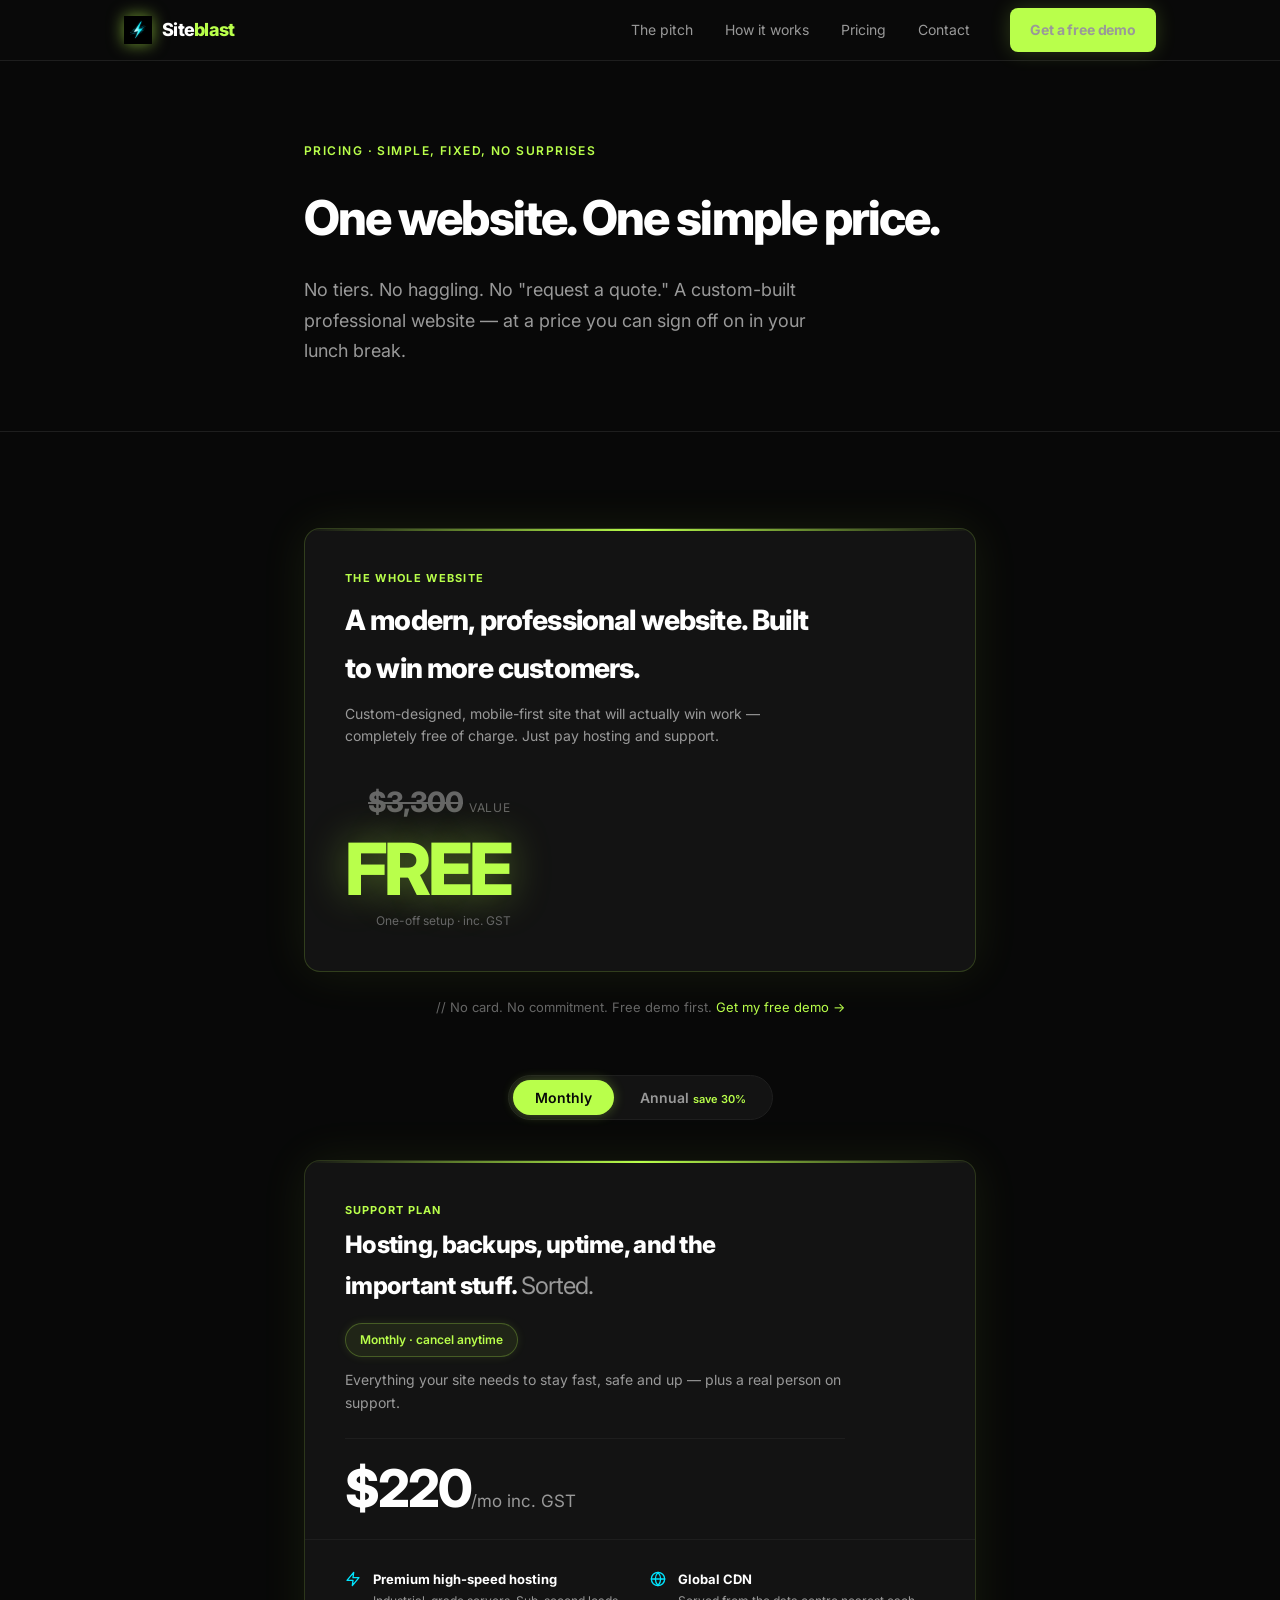
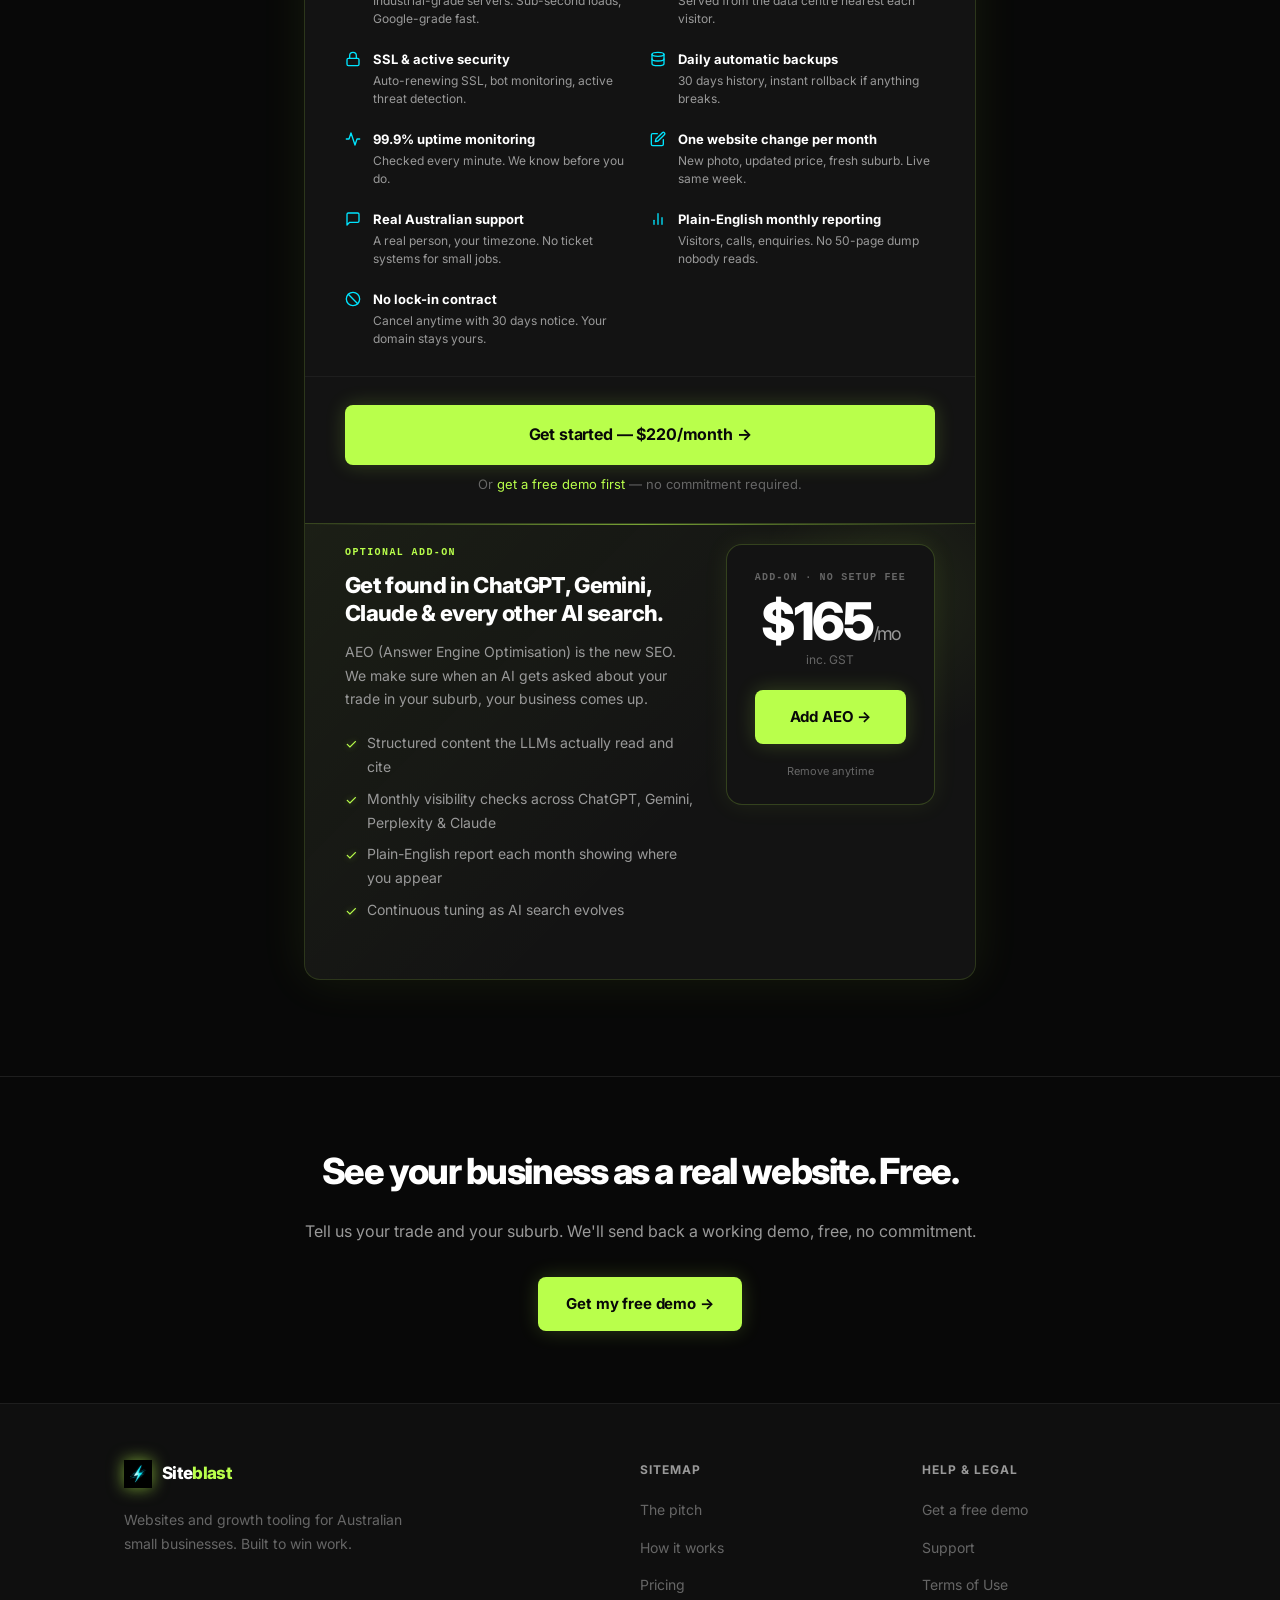
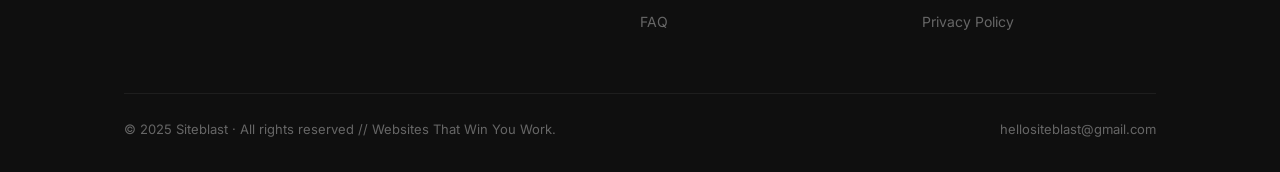
<file: pricing(1).html>
<!DOCTYPE html>
<html lang="en">
<head>
  <meta charset="UTF-8">
  <meta name="viewport" content="width=device-width, initial-scale=1.0">
  <title>Pricing — Siteblast</title>
  <meta name="description" content="Simple, fixed pricing. Free website build — you only pay for hosting. Live in 48 hours. No lock-in contract.">
  <meta name="robots" content="index, follow">
  <link rel="canonical" href="https://www.siteblast.com.au/pricing.html">
  <link rel="stylesheet" href="style.css">
  <link rel="icon" type="image/png" sizes="48x48" href="favicon.png">
  <link rel="icon" type="image/x-icon" href="favicon.ico">
  <link rel="apple-touch-icon" href="favicon.png">
</head>
<body>

<nav>
  <div class="nav-inner">
    <a href="index.html" class="logo-lockup"><img src="sblogo.png" alt="" class="logo-bolt logo-bolt-footer"><span class="logo-word">Site<em>blast</em></span></a>
    <div class="nav-links" id="nav-links">
      <a href="index.html#pitch">The pitch</a>
      <a href="index.html#how">How it works</a>
      <a href="pricing.html">Pricing</a>
      <a href="index.html#contact">Contact</a>
      <a href="index.html#contact" class="btn nav-cta">Get a free demo</a>
    </div>
    <button class="nav-toggle" id="nav-toggle" aria-label="Toggle menu">
      <span></span><span></span><span></span>
    </button>
  </div>
</nav>

<!-- PAGE HERO -->
<section class="page-hero">
  <div class="container-sm">
    <span class="eyebrow">Pricing · simple, fixed, no surprises</span>
    <h1>One website. One simple price.</h1>
    <p>No tiers. No haggling. No "request a quote." A custom-built professional website — at a price you can sign off on in your lunch break.</p>
  </div>
</section>

<section class="section">
  <div class="container-sm">

    <!-- FREE WEBSITE CARD -->
    <div class="free-site-card">
      <div class="free-site-left">
        <p class="free-site-label">The whole website</p>
        <h2 class="free-site-h">A modern, professional website. Built to win more customers.</h2>
        <p class="free-site-sub">Custom-designed, mobile-first site that will actually win work — completely free of charge. Just pay hosting and support.</p>
      </div>
      <div class="free-site-price">
        <div class="free-site-was">
          <span class="free-site-was-num">$3,300</span>
          <span class="free-site-was-label">value</span>
        </div>
        <div class="free-site-free">FREE</div>
        <p class="free-site-note">One-off setup · inc. GST</p>
      </div>
    </div>

    <p style="text-align:center;font-size:13px;color:var(--mid);margin-bottom:56px">// No card. No commitment. Free demo first. <a href="index.html#contact">Get my free demo →</a></p>

    <!-- BILLING TOGGLE -->
    <div class="pricing-toggle-wrap">
      <div class="pricing-toggle" id="billing-toggle">
        <button onclick="showMonthly()" id="btn-monthly" class="ptoggle-btn ptoggle-active">Monthly</button>
        <button onclick="showAnnual()" id="btn-annual" class="ptoggle-btn">Annual <span class="ptoggle-save">save 30%</span></button>
      </div>
    </div>

    <!-- MAIN PRICING CARD with AEO addon built in -->
    <div class="new-pricing-wrap">

      <!-- SUPPORT PLAN -->
      <div class="np-card">
        <div class="np-card-top">
          <div class="np-card-topline">
            <div>
              <p class="np-label">Support plan</p>
              <h3 class="np-title">Hosting, backups, uptime, and the important stuff. <span style="color:var(--light);font-weight:400">Sorted.</span></h3>
            </div>
            <div class="np-badge" id="hosting-badge">Monthly · cancel anytime</div>
          </div>
          <p class="np-sub">Everything your site needs to stay fast, safe and up — plus a real person on support.</p>
        </div>

        <div class="np-price-row">
          <div class="np-price" id="hosting-price">$220<span>/mo inc. GST</span></div>
        </div>

        <div class="np-features">
          <div class="np-feature">
            <svg viewBox="0 0 24 24" fill="none" stroke="#00E5FF" stroke-width="2" stroke-linecap="round" stroke-linejoin="round"><polygon points="13 2 3 14 12 14 11 22 21 10 12 10 13 2"/></svg>
            <div><strong>Premium high-speed hosting</strong><p>Industrial-grade servers. Sub-second loads, Google-grade fast.</p></div>
          </div>
          <div class="np-feature">
            <svg viewBox="0 0 24 24" fill="none" stroke="#00E5FF" stroke-width="2" stroke-linecap="round" stroke-linejoin="round"><circle cx="12" cy="12" r="10"/><line x1="2" y1="12" x2="22" y2="12"/><path d="M12 2a15.3 15.3 0 0 1 4 10 15.3 15.3 0 0 1-4 10 15.3 15.3 0 0 1-4-10 15.3 15.3 0 0 1 4-10z"/></svg>
            <div><strong>Global CDN</strong><p>Served from the data centre nearest each visitor.</p></div>
          </div>
          <div class="np-feature">
            <svg viewBox="0 0 24 24" fill="none" stroke="#00E5FF" stroke-width="2" stroke-linecap="round" stroke-linejoin="round"><rect x="3" y="11" width="18" height="11" rx="2"/><path d="M7 11V7a5 5 0 0 1 10 0v4"/></svg>
            <div><strong>SSL &amp; active security</strong><p>Auto-renewing SSL, bot monitoring, active threat detection.</p></div>
          </div>
          <div class="np-feature">
            <svg viewBox="0 0 24 24" fill="none" stroke="#00E5FF" stroke-width="2" stroke-linecap="round" stroke-linejoin="round"><ellipse cx="12" cy="5" rx="9" ry="3"/><path d="M21 12c0 1.66-4 3-9 3s-9-1.34-9-3"/><path d="M3 5v14c0 1.66 4 3 9 3s9-1.34 9-3V5"/></svg>
            <div><strong>Daily automatic backups</strong><p>30 days history, instant rollback if anything breaks.</p></div>
          </div>
          <div class="np-feature">
            <svg viewBox="0 0 24 24" fill="none" stroke="#00E5FF" stroke-width="2" stroke-linecap="round" stroke-linejoin="round"><polyline points="22 12 18 12 15 21 9 3 6 12 2 12"/></svg>
            <div><strong>99.9% uptime monitoring</strong><p>Checked every minute. We know before you do.</p></div>
          </div>
          <div class="np-feature">
            <svg viewBox="0 0 24 24" fill="none" stroke="#00E5FF" stroke-width="2" stroke-linecap="round" stroke-linejoin="round"><path d="M11 4H4a2 2 0 0 0-2 2v14a2 2 0 0 0 2 2h14a2 2 0 0 0 2-2v-7"/><path d="M18.5 2.5a2.121 2.121 0 0 1 3 3L12 15l-4 1 1-4 9.5-9.5z"/></svg>
            <div><strong>One website change per month</strong><p>New photo, updated price, fresh suburb. Live same week.</p></div>
          </div>
          <div class="np-feature">
            <svg viewBox="0 0 24 24" fill="none" stroke="#00E5FF" stroke-width="2" stroke-linecap="round" stroke-linejoin="round"><path d="M21 15a2 2 0 0 1-2 2H7l-4 4V5a2 2 0 0 1 2-2h14a2 2 0 0 1 2 2z"/></svg>
            <div><strong>Real Australian support</strong><p>A real person, your timezone. No ticket systems for small jobs.</p></div>
          </div>
          <div class="np-feature">
            <svg viewBox="0 0 24 24" fill="none" stroke="#00E5FF" stroke-width="2" stroke-linecap="round" stroke-linejoin="round"><line x1="18" y1="20" x2="18" y2="10"/><line x1="12" y1="20" x2="12" y2="4"/><line x1="6" y1="20" x2="6" y2="14"/></svg>
            <div><strong>Plain-English monthly reporting</strong><p>Visitors, calls, enquiries. No 50-page dump nobody reads.</p></div>
          </div>
          <div class="np-feature">
            <svg viewBox="0 0 24 24" fill="none" stroke="#00E5FF" stroke-width="2" stroke-linecap="round" stroke-linejoin="round"><circle cx="12" cy="12" r="10"/><line x1="4.93" y1="4.93" x2="19.07" y2="19.07"/></svg>
            <div><strong>No lock-in contract</strong><p>Cancel anytime with 30 days notice. Your domain stays yours.</p></div>
          </div>
        </div>

        <a href="https://buy.stripe.com/00w6oGgJt2Xac6ubfZ1wY01" id="hosting-btn" class="btn np-cta" target="_blank">Get started — $220/month →</a>
        <p class="pricing-note">Or <a href="index.html#contact">get a free demo first</a> — no commitment required.</p>

        <!-- AEO ADDON - embedded inside the card -->
        <div class="aeo-addon-box">
          <div class="aeo-addon-inner">
            <div class="aeo-addon-left">
              <div class="aeo-addon-tag">Optional add-on</div>
              <h4 class="aeo-addon-h">Get found in ChatGPT, Gemini, Claude &amp; every other AI search.</h4>
              <p class="aeo-addon-sub">AEO (Answer Engine Optimisation) is the new SEO. We make sure when an AI gets asked about your trade in your suburb, your business comes up.</p>
              <ul class="aeo-addon-list">
                <li><span>✓</span> Structured content the LLMs actually read and cite</li>
                <li><span>✓</span> Monthly visibility checks across ChatGPT, Gemini, Perplexity &amp; Claude</li>
                <li><span>✓</span> Plain-English report each month showing where you appear</li>
                <li><span>✓</span> Continuous tuning as AI search evolves</li>
              </ul>
            </div>
            <div class="aeo-addon-right">
              <p class="aeo-addon-price-label">Add-on · no setup fee</p>
              <p class="aeo-addon-price" id="aeo-price">$165<span>/mo</span></p>
              <p class="aeo-addon-gst">inc. GST</p>
              <a href="https://buy.stripe.com/3cIcN478TgO03zY3Nx1wY00" id="aeo-btn" class="btn aeo-addon-btn" target="_blank">Add AEO →</a>
              <p class="aeo-addon-cancel">Remove anytime</p>
            </div>
          </div>
        </div>

      </div><!-- /np-card -->
    </div><!-- /new-pricing-wrap -->

  </div>
</section>

<hr class="divider">

<section class="section-sm">
  <div class="container-sm" style="text-align:center">
    <h2 style="font-size:clamp(24px,4vw,36px);font-weight:800;color:var(--pure);letter-spacing:-.04em;margin-bottom:16px">See your business as a real website. Free.</h2>
    <p style="color:var(--light);font-size:16px;margin-bottom:32px">Tell us your trade and your suburb. We'll send back a working demo, free, no commitment.</p>
    <a href="index.html#contact" class="btn">Get my free demo →</a>
  </div>
</section>

<footer>
  <div class="container">
    <div class="footer-grid">
      <div class="footer-brand">
        <a href="index.html" class="logo-lockup footer-logo-lockup">
          <img src="sblogo.png" alt="" class="logo-bolt logo-bolt-footer">
          <span class="logo-word">Site<em>blast</em></span>
        </a>
        <p>Websites and growth tooling for Australian small businesses. Built to win work.</p>
      </div>
      <div>
        <h4>Sitemap</h4>
        <ul>
          <li><a href="index.html#pitch">The pitch</a></li>
          <li><a href="index.html#how">How it works</a></li>
          <li><a href="pricing.html">Pricing</a></li>
          <li><a href="index.html#faq">FAQ</a></li>
        </ul>
      </div>
      <div>
        <h4>Help &amp; Legal</h4>
        <ul>
          <li><a href="index.html#contact">Get a free demo</a></li>
          <li><a href="support.html">Support</a></li>
          <li><a href="terms.html">Terms of Use</a></li>
          <li><a href="privacy.html">Privacy Policy</a></li>
        </ul>
      </div>
    </div>
    <div class="footer-bottom">
      <span>© 2025 Siteblast · All rights reserved // Websites That Win You Work.</span>
      <span><a href="mailto:hellositeblast@gmail.com" style="color:var(--mid)">hellositeblast@gmail.com</a></span>
    </div>
  </div>
</footer>

<script>
  document.getElementById('nav-toggle').addEventListener('click', function() {
    document.getElementById('nav-links').classList.toggle('open');
  });

  const links = {
    hosting: {
      monthly: { price: '$220<span>/mo inc. GST</span>', badge: 'Monthly · cancel anytime', url: 'https://buy.stripe.com/00w6oGgJt2Xac6ubfZ1wY01', label: 'Get started — $220/month →' },
      annual:  { price: '$154<span>/mo inc. GST</span>', badge: 'Annual — save 30%',        url: 'https://buy.stripe.com/00w14meBl55i3zYdo71wY04', label: 'Get started — $154/month →' }
    },
    aeo: {
      monthly: { price: '$165<span>/mo</span>', url: 'https://buy.stripe.com/3cIcN478TgO03zY3Nx1wY00', label: 'Add AEO →' },
      annual:  { price: '$116<span>/mo</span>', url: 'https://buy.stripe.com/14A9AS0KveFS1rQ3Nx1wY05', label: 'Add AEO →' }
    }
  };

  function showMonthly() {
    document.getElementById('btn-monthly').classList.add('ptoggle-active');
    document.getElementById('btn-annual').classList.remove('ptoggle-active');
    document.getElementById('hosting-price').innerHTML = links.hosting.monthly.price;
    document.getElementById('hosting-badge').textContent = links.hosting.monthly.badge;
    document.getElementById('hosting-btn').href = links.hosting.monthly.url;
    document.getElementById('hosting-btn').textContent = links.hosting.monthly.label;
    document.getElementById('aeo-price').innerHTML = links.aeo.monthly.price;
    document.getElementById('aeo-btn').href = links.aeo.monthly.url;
    document.getElementById('aeo-btn').textContent = links.aeo.monthly.label;
  }

  function showAnnual() {
    document.getElementById('btn-annual').classList.add('ptoggle-active');
    document.getElementById('btn-monthly').classList.remove('ptoggle-active');
    document.getElementById('hosting-price').innerHTML = links.hosting.annual.price;
    document.getElementById('hosting-badge').textContent = links.hosting.annual.badge;
    document.getElementById('hosting-btn').href = links.hosting.annual.url;
    document.getElementById('hosting-btn').textContent = links.hosting.annual.label;
    document.getElementById('aeo-price').innerHTML = links.aeo.annual.price;
    document.getElementById('aeo-btn').href = links.aeo.annual.url;
    document.getElementById('aeo-btn').textContent = links.aeo.annual.label;
  }
</script>
</body>
</html>
</file>
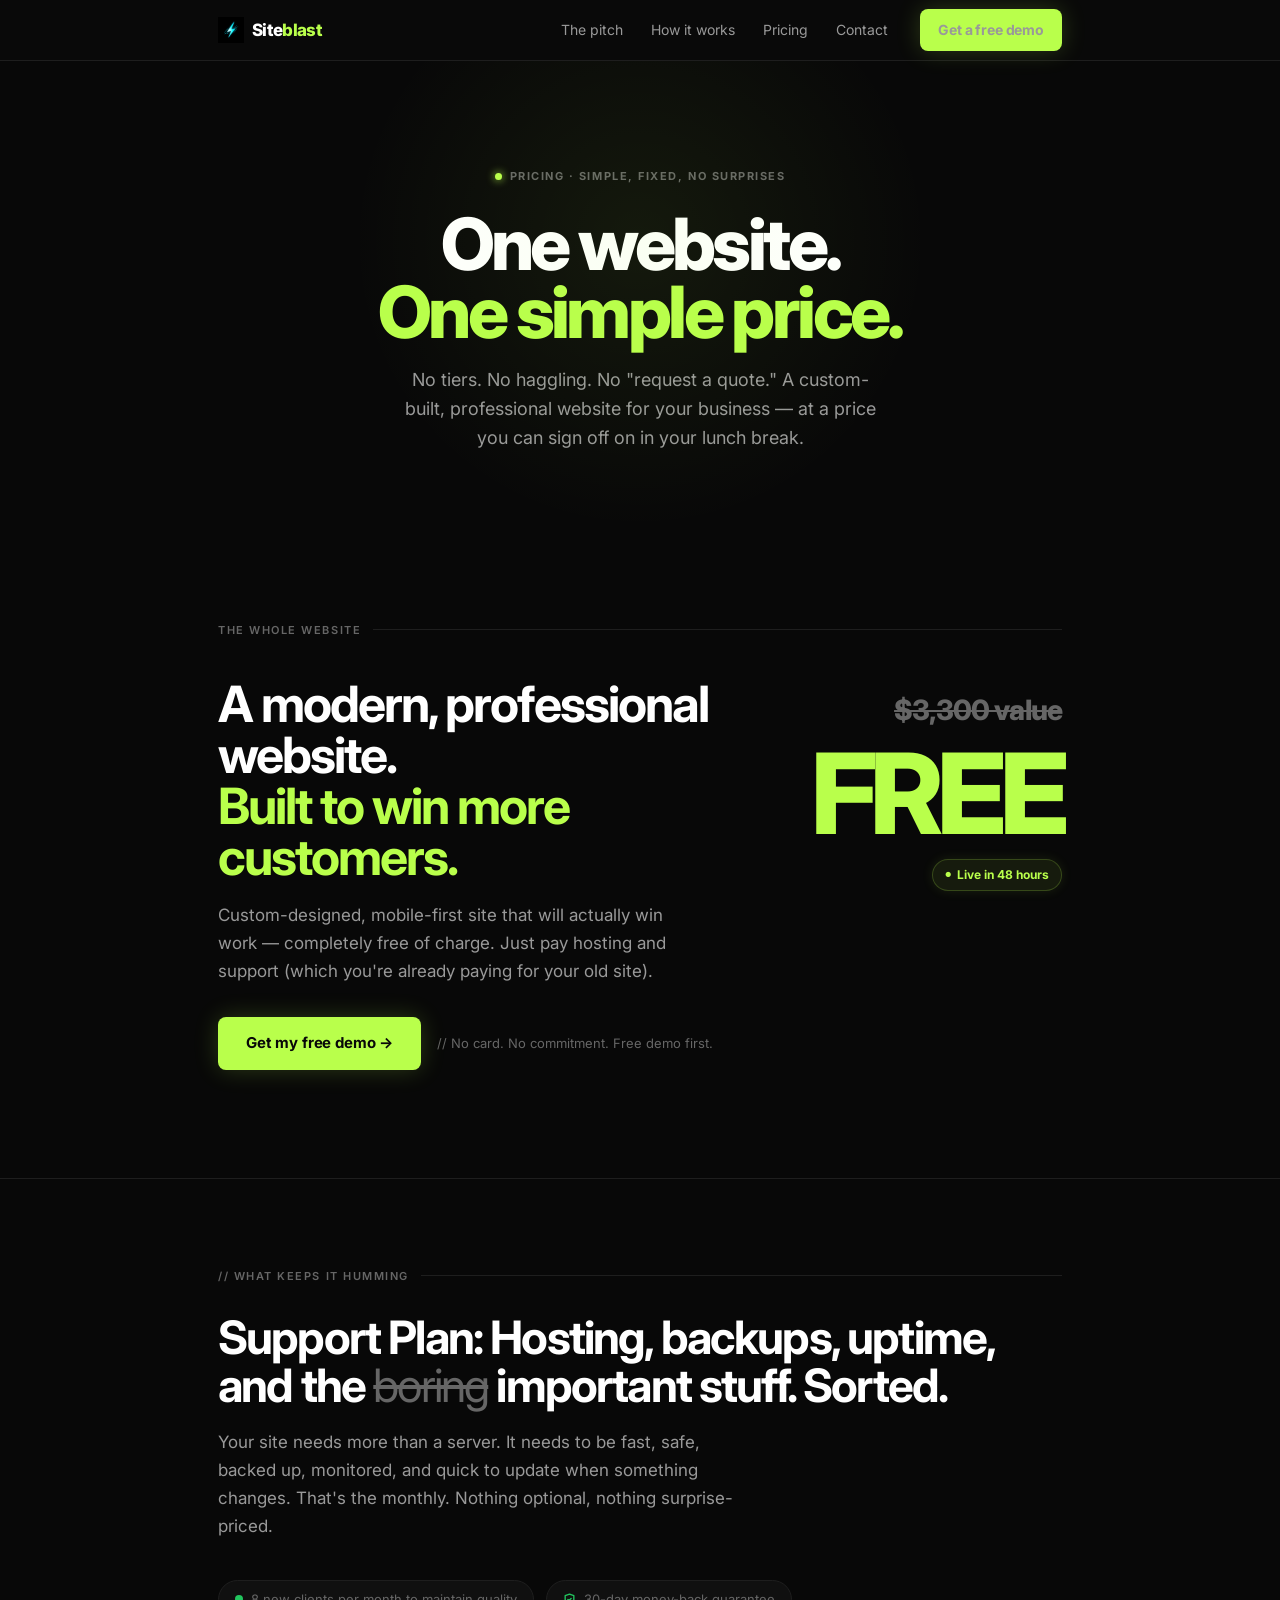
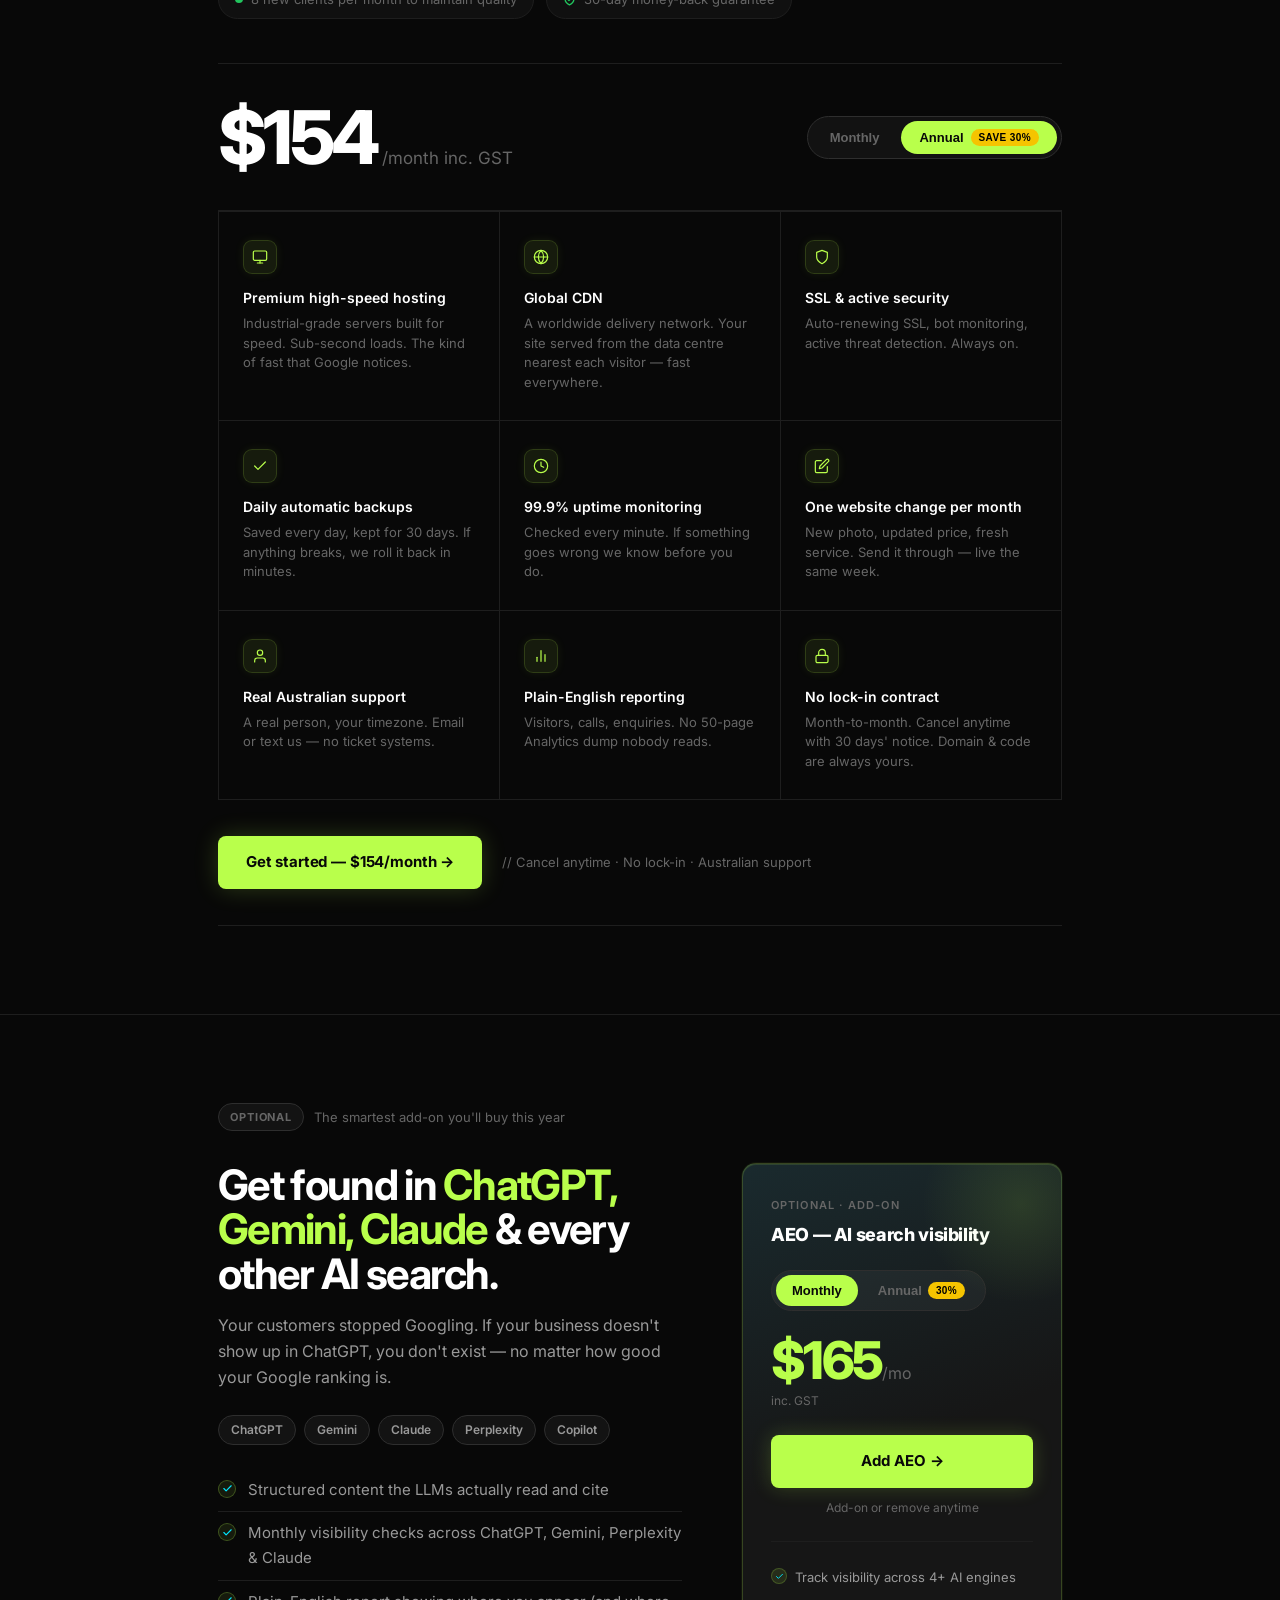
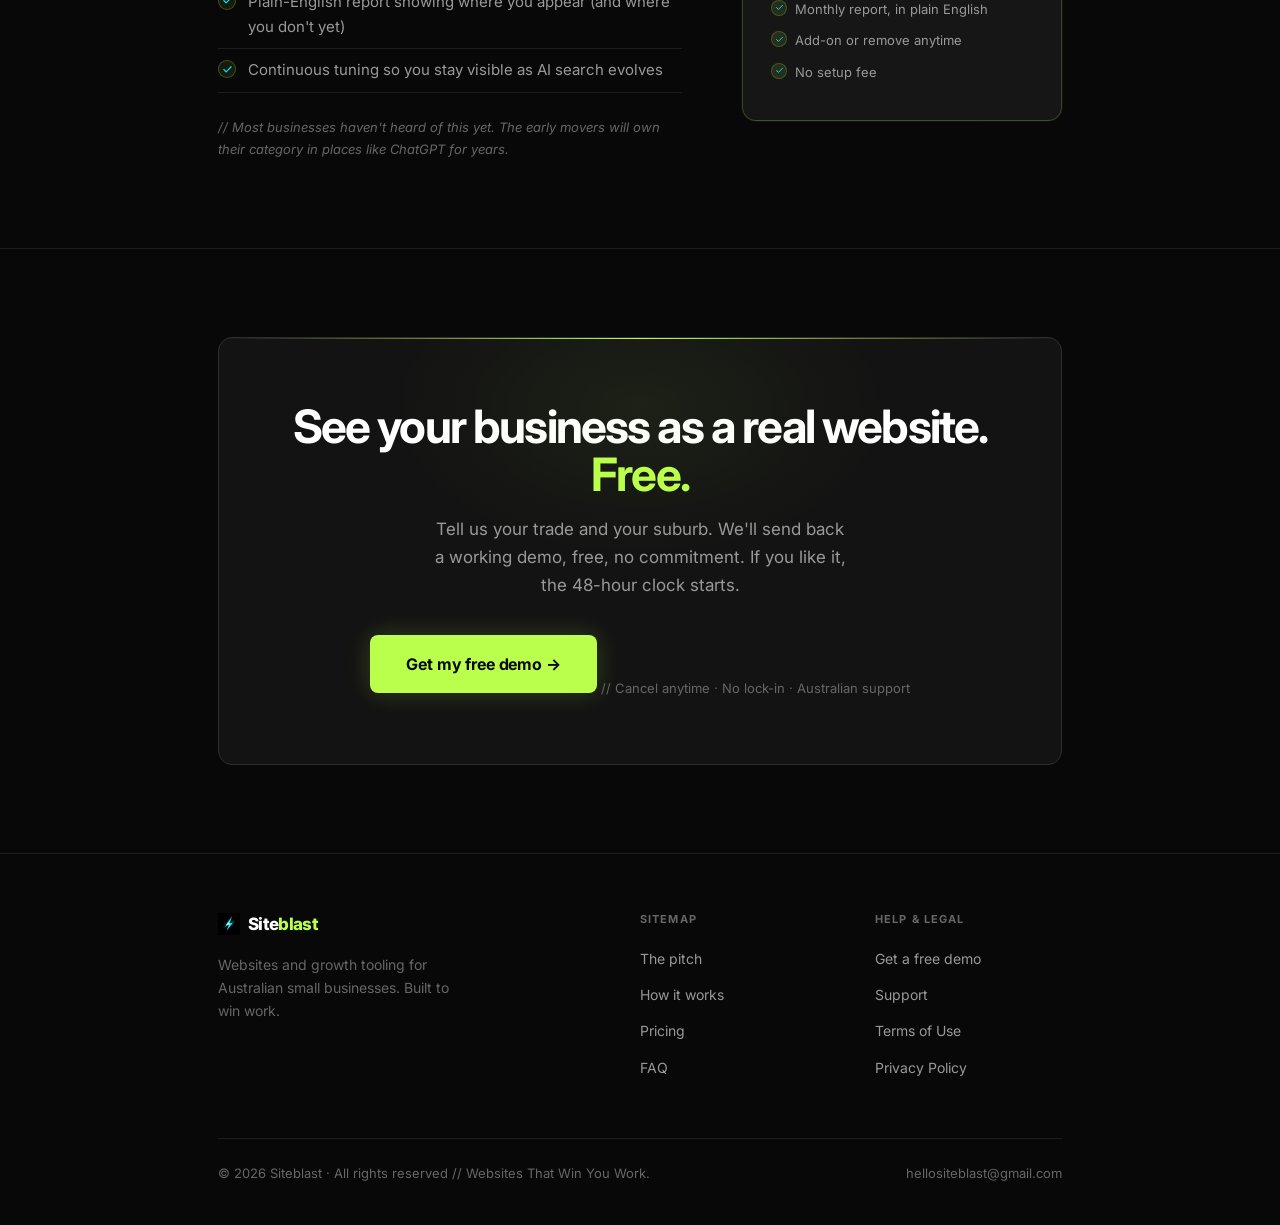
<file: pricing.html>
<!DOCTYPE html>
<html lang="en">
<head>
  <meta charset="UTF-8">
  <meta name="viewport" content="width=device-width, initial-scale=1.0">
  <title>Pricing — Siteblast</title>
  <meta name="description" content="Simple, fixed pricing. Free website build — you only pay for hosting. Live in 48 hours. No lock-in contract.">
  <meta name="robots" content="index, follow">
  <link rel="canonical" href="https://www.siteblast.com.au/pricing.html">
  <link rel="icon" type="image/png" sizes="48x48" href="favicon.png">
  <link rel="icon" type="image/x-icon" href="favicon.ico">
  <link rel="apple-touch-icon" href="favicon.png">

<link rel="preconnect" href="https://fonts.googleapis.com">
  <link rel="preconnect" href="https://fonts.gstatic.com" crossorigin>
  <link href="https://fonts.googleapis.com/css2?family=Inter:wght@400;500;600;700;800;900&display=swap" rel="stylesheet">

<style>
*, *::before, *::after { box-sizing: border-box; margin: 0; padding: 0; }

:root {
  --black:       #080808;
  --dark:        #0f0f0f;
  --card:        #131313;
  --card-hi:     #1a1a1a;
  --border:      #1e1e1e;
  --border-hi:   #2e2e2e;
  --mid:         #666666;
  --light:       #999999;
  --white:       #F5F5F5;
  --pure:        #FFFFFF;
  --accent:      #B9FF4B;
  --accent-dark: #94CC2A;
  --accent-dim:  rgba(185,255,75,0.08);
  --accent-glow: rgba(185,255,75,0.18);
  --radius:      8px;
  --radius-lg:   14px;
  --max:         900px;
}

html { scroll-behavior: smooth; }

body {
  font-family: 'Inter', -apple-system, BlinkMacSystemFont, 'Segoe UI', sans-serif;
  background: var(--black);
  color: var(--white);
  font-size: 16px;
  line-height: 1.65;
  font-weight: 400;
  -webkit-font-smoothing: antialiased;
  -moz-osx-font-smoothing: grayscale;
}

a { color: var(--accent); text-decoration: none; }
a:hover { text-decoration: underline; }
img { max-width: 100%; display: block; }

.wrap { max-width: var(--max); margin: 0 auto; padding: 0 28px; }
.rule { border: none; border-top: 1px solid var(--border); margin: 0; }

/* ── BUTTONS ── */
.btn {
  display: inline-block;
  background: var(--accent);
  color: var(--black);
  padding: 14px 28px;
  border-radius: var(--radius);
  font-weight: 700;
  font-size: 15px;
  border: none;
  cursor: pointer;
  transition: opacity .18s, transform .15s, box-shadow .2s;
  text-decoration: none;
  letter-spacing: -.01em;
  box-shadow: 0 0 24px rgba(185,255,75,.2);
  position: relative;
  overflow: hidden;
}
.btn::after {
  content: '';
  position: absolute;
  top: 0; left: -100%;
  width: 60%;
  height: 100%;
  background: linear-gradient(105deg, transparent 20%, rgba(255,255,255,.38) 50%, transparent 80%);
  transform: skewX(-15deg);
  animation: btn-shimmer 3.2s ease-in-out infinite;
  pointer-events: none;
}
@keyframes btn-shimmer {
  0%   { left: -100%; opacity: 0; }
  10%  { opacity: 1; }
  40%  { left: 150%; opacity: 1; }
  41%  { opacity: 0; }
  100% { left: 150%; opacity: 0; }
}
.btn:hover { opacity: .88; transform: translateY(-1px); text-decoration: none; box-shadow: 0 0 36px rgba(185,255,75,.38); color: var(--black); }

.btn-ghost {
  background: transparent;
  border: 1px solid var(--border-hi);
  color: var(--white);
  box-shadow: none;
}
.btn-ghost:hover { border-color: var(--accent); color: var(--accent); background: var(--accent-dim); box-shadow: 0 0 16px rgba(185,255,75,.1); }

/* ── EYEBROW ── */
.eyebrow {
  font-size: 11px;
  font-weight: 600;
  letter-spacing: .14em;
  text-transform: uppercase;
  color: var(--mid);
  display: flex;
  align-items: center;
  gap: 12px;
  margin-bottom: 28px;
}
.eyebrow::after { content: ''; flex: 1; height: 1px; background: var(--border); }

/* ── NAV ── */
nav {
  position: sticky;
  top: 0;
  z-index: 100;
  background: rgba(10,10,10,.94);
  backdrop-filter: blur(16px);
  -webkit-backdrop-filter: blur(16px);
  border-bottom: 1px solid var(--border);
}
.nav-inner {
  display: flex;
  align-items: center;
  justify-content: space-between;
  height: 60px;
  max-width: var(--max);
  margin: 0 auto;
  padding: 0 28px;
}
.logo-lockup { display: flex; align-items: center; gap: 8px; text-decoration: none; }
.logo-bolt { height: 26px; width: auto; }
.logo-word { font-size: 17px; font-weight: 800; color: var(--pure); letter-spacing: -.04em; }
.logo-word em { font-style: normal; color: var(--accent); }
.nav-links { display: flex; align-items: center; gap: 28px; }
.nav-links a { color: var(--light); font-size: 14px; transition: color .18s; text-decoration: none; }
.nav-links a:hover { color: var(--white); }
.nav-cta { margin-left: 4px; padding: 9px 18px; font-size: 13px; }
.nav-toggle { display: none; background: none; border: none; cursor: pointer; padding: 4px; }
.nav-toggle span { display: block; width: 22px; height: 1.5px; background: var(--white); margin: 5px 0; transition: .3s; }

/* ── HERO ── */
.p-hero {
  padding: 100px 0 80px;
  text-align: center;
  position: relative;
  overflow: hidden;
}
.p-hero::before {
  content: '';
  position: absolute;
  top: -120px; left: 50%;
  transform: translateX(-50%);
  width: 600px; height: 600px;
  background: radial-gradient(circle, rgba(185,255,75,.07) 0%, transparent 68%);
  pointer-events: none;
}
.p-hero-eyebrow {
  display: inline-flex;
  align-items: center;
  gap: 8px;
  font-size: 11px;
  font-weight: 700;
  letter-spacing: .14em;
  text-transform: uppercase;
  color: var(--mid);
  margin-bottom: 24px;
}
.p-hero-eyebrow::before {
  content: '';
  width: 7px; height: 7px;
  background: var(--accent);
  border-radius: 50%;
  box-shadow: 0 0 8px var(--accent);
}
.p-hero h1 {
  font-size: clamp(38px, 7vw, 72px);
  font-weight: 800;
  letter-spacing: -.05em;
  line-height: .95;
  color: var(--pure);
  margin-bottom: 20px;
}
.p-hero h1 em { font-style: normal; color: var(--accent); }
.p-hero-sub {
  font-size: 18px;
  color: var(--light);
  max-width: 480px;
  margin: 0 auto;
  line-height: 1.6;
}



/* ── FREE BLOCK ── */
.p-free { padding: 88px 0; border-bottom: 1px solid var(--border); }
.p-free-layout {
  display: grid;
  grid-template-columns: 1fr auto;
  gap: 60px;
  align-items: start;
  margin-top: 40px;
}
.p-free-headline {
  font-size: clamp(28px, 5vw, 50px);
  font-weight: 700;
  letter-spacing: -.04em;
  line-height: 1.02;
  color: var(--pure);
  margin-bottom: 18px;
}
.p-free-headline em { font-style: normal; color: var(--accent); }
.p-free-desc { font-size: 17px; color: var(--light); max-width: 480px; line-height: 1.65; margin-bottom: 32px; }
.p-free-actions { display: flex; align-items: center; gap: 16px; flex-wrap: wrap; margin-bottom: 20px; }
.p-free-note { font-size: 13px; color: var(--mid); }
.p-free-price-block { text-align: right; flex-shrink: 0; padding-top: 8px; }
.p-free-was { font-size: 28px; font-weight: 800; color: var(--mid); text-decoration: line-through; margin-bottom: 4px; letter-spacing: -.03em; }
.p-free-big {
  font-size: clamp(64px, 12vw, 112px);
  font-weight: 800;
  letter-spacing: -.06em;
  line-height: 1;
  color: var(--accent);
}
.p-free-badge {
  display: inline-flex;
  align-items: center;
  gap: 6px;
  background: var(--accent-dim);
  border: 1px solid rgba(185,255,75,.2);
  color: var(--accent);
  font-size: 12px;
  font-weight: 700;
  padding: 5px 12px;
  border-radius: 100px;
  margin-top: 10px;
  box-shadow: 0 0 12px rgba(185,255,75,.1);
}
.p-free-badge::before { content: '●'; font-size: 7px; animation: pulse-dot 2s infinite; }
@keyframes pulse-dot { 0%,100%{opacity:1}50%{opacity:.3} }

/* ── PULL QUOTE ── */
.p-pull { padding: 52px 0; border-bottom: 1px solid var(--border); }
.p-pull-inner { display: flex; align-items: center; gap: 28px; }
.p-pull-img {
  width: 72px; height: 72px;
  border-radius: 12px;
  overflow: hidden;
  flex-shrink: 0;
  border: 1px solid var(--border-hi);
  background: var(--card);
}
.p-pull-img img { width: 100%; height: 100%; object-fit: cover; object-position: top; }
.p-pull-text { font-size: 18px; color: var(--light); font-style: italic; line-height: 1.6; flex: 1; }
.p-pull-text strong { color: var(--pure); font-style: normal; }
.p-pull-author { font-size: 13px; color: var(--mid); font-style: normal; margin-top: 6px; }

/* ── SUPPORT PLAN ── */
.p-support { padding: 88px 0 0; }
.p-support-title {
  font-size: clamp(24px, 4.5vw, 46px);
  font-weight: 700;
  letter-spacing: -.04em;
  line-height: 1.05;
  color: var(--pure);
  margin-bottom: 18px;
}
.p-support-title s { color: var(--mid); font-weight: 400; text-decoration-color: var(--mid); }
.p-support-sub { font-size: 17px; color: var(--light); max-width: 540px; line-height: 1.65; }
.p-spots {
  display: inline-flex;
  align-items: center;
  gap: 8px;
  font-size: 13px;
  color: var(--mid);
  margin-top: 20px;
  background: rgba(255,255,255,.03);
  border: 1px solid var(--border);
  padding: 8px 16px;
  border-radius: 100px;
}
.p-spots-dot { width: 8px; height: 8px; background: #22c55e; border-radius: 50%; animation: pulse-green 2s infinite; }
@keyframes pulse-green { 0%{box-shadow:0 0 0 0 rgba(34,197,94,.4)}70%{box-shadow:0 0 0 8px rgba(34,197,94,0)}100%{box-shadow:0 0 0 0 rgba(34,197,94,0)} }

/* Price toggle row */
.p-price-row {
  display: flex;
  align-items: center;
  justify-content: space-between;
  gap: 24px;
  flex-wrap: wrap;
  padding: 36px 0;
  border-top: 1px solid var(--border);
  border-bottom: 1px solid var(--border);
  margin-top: 44px;
}
.p-price-big {
  font-size: clamp(46px, 8vw, 74px);
  font-weight: 800;
  letter-spacing: -.05em;
  color: var(--pure);
  line-height: 1;
}
.p-price-big .suffix { font-size: 17px; font-weight: 400; color: var(--mid); letter-spacing: 0; }
.p-toggle {
  display: inline-flex;
  background: rgba(255,255,255,.04);
  border: 1px solid var(--border-hi);
  border-radius: 100px;
  padding: 4px;
  gap: 4px;
}
.p-toggle-btn {
  background: none;
  border: none;
  color: var(--mid);
  font-size: 13px;
  font-weight: 600;
  padding: 8px 18px;
  border-radius: 100px;
  cursor: pointer;
  transition: all .18s;
  display: flex;
  align-items: center;
  gap: 7px;
}
.p-toggle-btn.active { background: var(--accent); color: var(--black); }
.p-save { background: #F5C400; color: #000; font-size: 10px; font-weight: 800; padding: 3px 8px; border-radius: 100px; letter-spacing: .04em; }

/* Features grid */
.p-features {
  display: grid;
  grid-template-columns: repeat(3, 1fr);
  border-left: 1px solid var(--border);
  border-top: 1px solid var(--border);
}
.p-feat {
  padding: 28px 24px;
  border-right: 1px solid var(--border);
  border-bottom: 1px solid var(--border);
  transition: background .2s;
}
.p-feat:hover { background: var(--card-hi); }
.p-feat-icon {
  width: 34px; height: 34px;
  background: var(--accent-dim);
  border: 1px solid rgba(185,255,75,.15);
  border-radius: 9px;
  display: flex;
  align-items: center;
  justify-content: center;
  margin-bottom: 12px;
  box-shadow: 0 0 10px rgba(185,255,75,.08);
}
.p-feat-icon svg { width: 16px; height: 16px; stroke: var(--accent); }
.p-feat strong { display: block; font-size: 14px; font-weight: 600; color: var(--pure); margin-bottom: 5px; }
.p-feat p { font-size: 13px; color: var(--mid); line-height: 1.5; margin: 0; }

/* CTA row after features */
.p-feat-cta {
  padding: 36px 0;
  display: flex;
  align-items: center;
  gap: 20px;
  flex-wrap: wrap;
  border-bottom: 1px solid var(--border);
}

/* ── AEO ── */
.p-aeo { padding: 88px 0; }
.p-aeo-tag {
  display: flex;
  align-items: center;
  gap: 10px;
  margin-bottom: 32px;
}
.p-aeo-optional {
  background: var(--card);
  border: 1px solid var(--border-hi);
  color: var(--mid);
  font-size: 11px;
  font-weight: 700;
  padding: 4px 11px;
  border-radius: 100px;
  letter-spacing: .08em;
  text-transform: uppercase;
}
.p-aeo-sub { font-size: 13px; color: var(--mid); }
.p-aeo-layout {
  display: grid;
  grid-template-columns: 1fr 320px;
  gap: 60px;
  align-items: start;
}
.p-aeo-title {
  font-size: clamp(24px, 4vw, 42px);
  font-weight: 700;
  letter-spacing: -.04em;
  line-height: 1.05;
  color: var(--pure);
  margin-bottom: 16px;
}
.p-aeo-title em { font-style: normal; color: var(--accent); }
.p-aeo-desc { font-size: 16px; color: var(--light); line-height: 1.65; max-width: 480px; margin-bottom: 24px; }
.p-aeo-chips { display: flex; gap: 8px; flex-wrap: wrap; margin-bottom: 24px; }
.p-aeo-chip {
  font-size: 12px; font-weight: 600;
  background: var(--card);
  border: 1px solid var(--border-hi);
  color: var(--light);
  padding: 4px 12px;
  border-radius: 100px;
}
.p-aeo-list { list-style: none; margin-bottom: 24px; }
.p-aeo-list li {
  font-size: 15px;
  color: var(--light);
  padding: 9px 0;
  border-bottom: 1px solid var(--border);
  display: flex;
  align-items: flex-start;
  gap: 12px;
}
.p-aeo-list li::before {
  content: '';
  width: 18px; height: 18px;
  background: var(--accent-dim);
  border: 1px solid rgba(185,255,75,.25);
  border-radius: 50%;
  background-image: url("data:image/svg+xml,%3Csvg xmlns='http://www.w3.org/2000/svg' viewBox='0 0 24 24' fill='none' stroke='%2300E5FF' stroke-width='2.5' stroke-linecap='round' stroke-linejoin='round'%3E%3Cpolyline points='20 6 9 17 4 12'/%3E%3C/svg%3E");
  background-size: 11px;
  background-repeat: no-repeat;
  background-position: center;
  flex-shrink: 0;
  margin-top: 2px;
}
.p-aeo-honest { font-size: 13px; color: var(--mid); font-style: italic; }

/* AEO card */
.p-aeo-card {
  background: linear-gradient(160deg, #1a2a2e 0%, #161616 50%);
  border: 1px solid rgba(185,255,75,.2);
  border-radius: var(--radius-lg);
  padding: 32px 28px;
  position: sticky;
  top: 80px;
  box-shadow: 0 0 0 1px rgba(185,255,75,.05), inset 0 1px 0 rgba(185,255,75,.12);
  overflow: hidden;
}
.p-aeo-card::before {
  content: '';
  position: absolute;
  top: -60px; right: -60px;
  width: 200px; height: 200px;
  background: radial-gradient(circle, rgba(185,255,75,.12) 0%, transparent 70%);
  pointer-events: none;
}
.p-aeo-card-label { font-size: 11px; color: var(--mid); font-weight: 600; letter-spacing: .1em; text-transform: uppercase; margin-bottom: 6px; }
.p-aeo-card-title { font-size: 18px; font-weight: 800; color: var(--pure); margin-bottom: 20px; letter-spacing: -.02em; }
.p-aeo-card-toggle {
  display: inline-flex;
  background: rgba(255,255,255,.04);
  border: 1px solid var(--border-hi);
  border-radius: 100px;
  padding: 4px;
  gap: 4px;
  margin-bottom: 24px;
}
.p-aeo-tbtn {
  background: none; border: none;
  color: var(--mid);
  font-size: 13px; font-weight: 600;
  padding: 7px 16px;
  border-radius: 100px;
  cursor: pointer;
  transition: all .18s;
  display: flex; align-items: center; gap: 6px;
}
.p-aeo-tbtn.active { background: var(--accent); color: var(--black); }
.p-aeo-price {
  font-size: 52px;
  font-weight: 800;
  letter-spacing: -.05em;
  color: var(--accent);
  line-height: 1;
  margin-bottom: 4px;
}
.p-aeo-price span { font-size: 16px; font-weight: 400; color: var(--mid); letter-spacing: 0; }
.p-aeo-gst { font-size: 12px; color: var(--mid); margin-bottom: 24px; }
.p-aeo-btn {
  display: block; width: 100%; text-align: center;
  background: var(--accent);
  color: var(--black);
  padding: 14px;
  border-radius: var(--radius);
  font-weight: 700; font-size: 15px;
  text-decoration: none;
  transition: opacity .18s, box-shadow .2s;
  margin-bottom: 10px;
  box-shadow: 0 0 20px rgba(185,255,75,.2);
  position: relative;
  overflow: hidden;
}
.p-aeo-btn::after {
  content: '';
  position: absolute;
  top: 0; left: -100%;
  width: 60%; height: 100%;
  background: linear-gradient(105deg, transparent 20%, rgba(255,255,255,.38) 50%, transparent 80%);
  transform: skewX(-15deg);
  animation: btn-shimmer 3.2s ease-in-out infinite;
  pointer-events: none;
}
.p-aeo-btn:hover { opacity: .88; box-shadow: 0 0 32px rgba(185,255,75,.35); text-decoration: none; color: var(--black); }
.p-aeo-cancel { font-size: 12px; color: var(--mid); text-align: center; margin-bottom: 24px; }
.p-aeo-divider { border: none; border-top: 1px solid var(--border); margin-bottom: 20px; }
.p-aeo-ticks { list-style: none; }
.p-aeo-ticks li {
  font-size: 13px; color: var(--light);
  padding: 5px 0;
  display: flex; gap: 8px;
}
.p-aeo-ticks li::before {
  content: '';
  width: 16px; height: 16px;
  background: rgba(185,255,75,.1);
  border: 1px solid rgba(185,255,75,.2);
  border-radius: 50%;
  background-image: url("data:image/svg+xml,%3Csvg xmlns='http://www.w3.org/2000/svg' viewBox='0 0 24 24' fill='none' stroke='%2300E5FF' stroke-width='2.5' stroke-linecap='round' stroke-linejoin='round'%3E%3Cpolyline points='20 6 9 17 4 12'/%3E%3C/svg%3E");
  background-size: 9px;
  background-repeat: no-repeat;
  background-position: center;
  flex-shrink: 0;
  margin-top: 1px;
}
.p-save-badge { background: #F5C400; color: #000; font-size: 10px; font-weight: 800; padding: 3px 8px; border-radius: 100px; letter-spacing: .04em; }

/* ── BOTTOM CTA ── */
.p-bottom { padding: 88px 0; border-top: 1px solid var(--border); }
.p-bottom-inner {
  background: var(--card);
  border: 1px solid var(--border-hi);
  border-radius: var(--radius-lg);
  padding: 64px 56px;
  text-align: center;
  position: relative;
  overflow: hidden;
}
.p-bottom-inner::before {
  content: '';
  position: absolute;
  top: 0; left: 0; right: 0;
  height: 1px;
  background: linear-gradient(90deg, transparent, var(--accent), transparent);
}
.p-bottom-inner::after {
  content: '';
  position: absolute;
  top: -80px; left: 50%;
  transform: translateX(-50%);
  width: 500px; height: 300px;
  background: radial-gradient(ellipse, rgba(185,255,75,.06) 0%, transparent 70%);
  pointer-events: none;
}
.p-bottom-h {
  font-size: clamp(26px, 5vw, 46px);
  font-weight: 700;
  letter-spacing: -.04em;
  color: var(--pure);
  line-height: 1.05;
  margin-bottom: 16px;
  position: relative;
}
.p-bottom-h em { font-style: normal; color: var(--accent); }
.p-bottom-sub {
  font-size: 17px;
  color: var(--light);
  max-width: 420px;
  margin: 0 auto 36px;
  line-height: 1.65;
  position: relative;
}
.p-bottom-guarantee {
  display: inline-flex;
  align-items: center;
  gap: 8px;
  font-size: 13px;
  color: var(--mid);
  margin-top: 20px;
  position: relative;
}

/* ── FOOTER ── */
footer {
  border-top: 1px solid var(--border);
  padding: 56px 0 40px;
}
.footer-grid { display: grid; grid-template-columns: 2fr 1fr 1fr; gap: 48px; margin-bottom: 48px; }
.footer-brand p { font-size: 14px; color: var(--mid); line-height: 1.65; margin-top: 14px; max-width: 240px; }
.footer-logo-lockup { display: flex; align-items: center; gap: 8px; text-decoration: none; }
.logo-bolt-footer { height: 22px; }
footer h4 { font-size: 11px; font-weight: 700; letter-spacing: .1em; text-transform: uppercase; color: var(--mid); margin-bottom: 16px; }
footer ul { list-style: none; }
footer ul li { margin-bottom: 10px; }
footer ul li a { font-size: 14px; color: var(--light); text-decoration: none; transition: color .18s; }
footer ul li a:hover { color: var(--white); }
.footer-bottom {
  display: flex; justify-content: space-between; align-items: center;
  padding-top: 24px;
  border-top: 1px solid var(--border);
  font-size: 13px; color: var(--mid);
  flex-wrap: wrap; gap: 12px;
}
.footer-bottom a { color: var(--mid); }
.footer-bottom a:hover { color: var(--light); }

/* ── REVEAL ── */
.reveal { opacity: 0; transform: translateY(18px); transition: opacity .5s ease, transform .5s ease; }
.reveal.revealed { opacity: 1; transform: none; }

/* ── MOBILE ── */
@media (max-width: 768px) {
  .nav-links { display: none; flex-direction: column; position: absolute; top: 60px; left: 0; right: 0; background: var(--dark); border-bottom: 1px solid var(--border); padding: 20px 28px; gap: 18px; }
  .nav-links.open { display: flex; }
  .nav-toggle { display: block; }
  .p-hero { padding: 72px 0 56px; }
  .p-free-layout { grid-template-columns: 1fr; gap: 32px; }
  .p-free-price-block { text-align: left; }
  .p-pull-inner { flex-direction: column; align-items: flex-start; }
  .p-features { grid-template-columns: 1fr 1fr; }
  .p-price-row { flex-direction: column; align-items: flex-start; gap: 20px; }
  .p-aeo-layout { grid-template-columns: 1fr; }
  .p-aeo-card { position: static; }
  .p-bottom-inner { padding: 48px 24px; }
  .footer-grid { grid-template-columns: 1fr; gap: 36px; }
}
@media (max-width: 480px) {
  .p-features { grid-template-columns: 1fr; }
  .p-trust-inner { flex-direction: column; gap: 24px; }
  .p-trust-div { display: none; }
}
</style>
</head>
<body>

<!-- NAV -->
<nav>
  <div class="nav-inner">
    <a href="index.html" class="logo-lockup">
      <img src="sblogo.png" alt="" class="logo-bolt">
      <span class="logo-word">Site<em>blast</em></span>
    </a>
    <div class="nav-links" id="nav-links">
      <a href="index.html#pitch">The pitch</a>
      <a href="index.html#how">How it works</a>
      <a href="pricing.html">Pricing</a>
      <a href="index.html#contact">Contact</a>
      <a href="index.html#contact" class="btn nav-cta">Get a free demo</a>
    </div>
    <button class="nav-toggle" id="nav-toggle" aria-label="Toggle menu">
      <span></span><span></span><span></span>
    </button>
  </div>
</nav>

<!-- 1. HERO -->
<div class="p-hero">
  <div class="wrap">
    <div class="p-hero-eyebrow reveal">Pricing · simple, fixed, no surprises</div>
    <h1 class="reveal">One website.<br><em>One simple price.</em></h1>
    <p class="p-hero-sub reveal">No tiers. No haggling. No "request a quote." A custom-built, professional website for your business — at a price you can sign off on in your lunch break.</p>
  </div>
</div>

<!-- 3. FREE BUILD -->
<div class="p-free">
  <div class="wrap">
    <div class="eyebrow reveal">The whole website</div>
    <div class="p-free-layout">
      <div>
        <h2 class="p-free-headline reveal">A modern, professional website.<br><em>Built to win more customers.</em></h2>
        <p class="p-free-desc reveal">Custom-designed, mobile-first site that will actually win work — completely free of charge. Just pay hosting and support (which you're already paying for your old site).</p>
        <div class="p-free-actions reveal">
          <a href="index.html#contact" class="btn">Get my free demo →</a>
          <span class="p-free-note">// No card. No commitment. Free demo first.</span>
        </div>
      </div>
      <div class="p-free-price-block reveal">
        <div class="p-free-was">$3,300 value</div>
        <div class="p-free-big">FREE</div>
        <div class="p-free-badge">Live in 48 hours</div>
      </div>
    </div>
  </div>
</div>

<!-- 5. SUPPORT PLAN -->
<div class="p-support">
  <div class="wrap">
    <div class="eyebrow reveal">// What keeps it humming</div>
    <h2 class="p-support-title reveal">Support Plan: Hosting, backups, uptime,<br>and the <s>boring</s> important stuff. Sorted.</h2>
    <p class="p-support-sub reveal">Your site needs more than a server. It needs to be fast, safe, backed up, monitored, and quick to update when something changes. That's the monthly. Nothing optional, nothing surprise-priced.</p>
    <div style="display:flex;gap:12px;flex-wrap:wrap;margin-top:20px;" class="reveal">
      <div class="p-spots"><span class="p-spots-dot"></span> 8 new clients per month to maintain quality</div>
      <div class="p-spots"><svg width="13" height="13" viewBox="0 0 24 24" fill="none" stroke="#22c55e" stroke-width="2.5" stroke-linecap="round" stroke-linejoin="round" style="flex-shrink:0"><path d="M12 22s8-4 8-10V5l-8-3-8 3v7c0 6 8 10 8 10z"/><polyline points="9 12 11 14 15 10"/></svg> 30-day money-back guarantee</div>
    </div>

    <!-- Price row -->
    <div class="p-price-row reveal">
      <div class="p-price-big" id="hosting-price">$154<span class="suffix"> /month inc. GST</span></div>
      <div class="p-toggle">
        <button class="p-toggle-btn" id="btn-monthly" onclick="showMonthly()">Monthly</button>
        <button class="p-toggle-btn active" id="btn-annual" onclick="showAnnual()">Annual <span class="p-save">SAVE 30%</span></button>
      </div>
    </div>

    <!-- Features -->
    <div class="p-features">
      <div class="p-feat">
        <div class="p-feat-icon"><svg viewBox="0 0 24 24" fill="none" stroke-width="1.8" stroke-linecap="round" stroke-linejoin="round"><rect x="2" y="3" width="20" height="14" rx="2"/><line x1="8" y1="21" x2="16" y2="21"/><line x1="12" y1="17" x2="12" y2="21"/></svg></div>
        <strong>Premium high-speed hosting</strong>
        <p>Industrial-grade servers built for speed. Sub-second loads. The kind of fast that Google notices.</p>
      </div>
      <div class="p-feat">
        <div class="p-feat-icon"><svg viewBox="0 0 24 24" fill="none" stroke-width="1.8" stroke-linecap="round" stroke-linejoin="round"><circle cx="12" cy="12" r="10"/><line x1="2" y1="12" x2="22" y2="12"/><path d="M12 2a15.3 15.3 0 0 1 4 10 15.3 15.3 0 0 1-4 10 15.3 15.3 0 0 1-4-10 15.3 15.3 0 0 1 4-10z"/></svg></div>
        <strong>Global CDN</strong>
        <p>A worldwide delivery network. Your site served from the data centre nearest each visitor — fast everywhere.</p>
      </div>
      <div class="p-feat">
        <div class="p-feat-icon"><svg viewBox="0 0 24 24" fill="none" stroke-width="1.8" stroke-linecap="round" stroke-linejoin="round"><path d="M12 22s8-4 8-10V5l-8-3-8 3v7c0 6 8 10 8 10z"/></svg></div>
        <strong>SSL &amp; active security</strong>
        <p>Auto-renewing SSL, bot monitoring, active threat detection. Always on.</p>
      </div>
      <div class="p-feat">
        <div class="p-feat-icon"><svg viewBox="0 0 24 24" fill="none" stroke-width="1.8" stroke-linecap="round" stroke-linejoin="round"><polyline points="20 6 9 17 4 12"/></svg></div>
        <strong>Daily automatic backups</strong>
        <p>Saved every day, kept for 30 days. If anything breaks, we roll it back in minutes.</p>
      </div>
      <div class="p-feat">
        <div class="p-feat-icon"><svg viewBox="0 0 24 24" fill="none" stroke-width="1.8" stroke-linecap="round" stroke-linejoin="round"><circle cx="12" cy="12" r="10"/><polyline points="12 6 12 12 16 14"/></svg></div>
        <strong>99.9% uptime monitoring</strong>
        <p>Checked every minute. If something goes wrong we know before you do.</p>
      </div>
      <div class="p-feat">
        <div class="p-feat-icon"><svg viewBox="0 0 24 24" fill="none" stroke-width="1.8" stroke-linecap="round" stroke-linejoin="round"><path d="M11 4H4a2 2 0 0 0-2 2v14a2 2 0 0 0 2 2h14a2 2 0 0 0 2-2v-7"/><path d="M18.5 2.5a2.121 2.121 0 0 1 3 3L12 15l-4 1 1-4 9.5-9.5z"/></svg></div>
        <strong>One website change per month</strong>
        <p>New photo, updated price, fresh service. Send it through — live the same week.</p>
      </div>
      <div class="p-feat">
        <div class="p-feat-icon"><svg viewBox="0 0 24 24" fill="none" stroke-width="1.8" stroke-linecap="round" stroke-linejoin="round"><path d="M20 21v-2a4 4 0 0 0-4-4H8a4 4 0 0 0-4 4v2"/><circle cx="12" cy="7" r="4"/></svg></div>
        <strong>Real Australian support</strong>
        <p>A real person, your timezone. Email or text us — no ticket systems.</p>
      </div>
      <div class="p-feat">
        <div class="p-feat-icon"><svg viewBox="0 0 24 24" fill="none" stroke-width="1.8" stroke-linecap="round" stroke-linejoin="round"><line x1="18" y1="20" x2="18" y2="10"/><line x1="12" y1="20" x2="12" y2="4"/><line x1="6" y1="20" x2="6" y2="14"/></svg></div>
        <strong>Plain-English reporting</strong>
        <p>Visitors, calls, enquiries. No 50-page Analytics dump nobody reads.</p>
      </div>
      <div class="p-feat">
        <div class="p-feat-icon"><svg viewBox="0 0 24 24" fill="none" stroke-width="1.8" stroke-linecap="round" stroke-linejoin="round"><rect x="3" y="11" width="18" height="11" rx="2"/><path d="M7 11V7a5 5 0 0 1 10 0v4"/></svg></div>
        <strong>No lock-in contract</strong>
        <p>Month-to-month. Cancel anytime with 30 days' notice. Domain &amp; code are always yours.</p>
      </div>
    </div>

    <div class="p-feat-cta reveal">
      <a href="index.html#contact" class="btn" id="hosting-btn">Get started — $154/month →</a>
      <span style="font-size:13px; color:var(--mid)">// Cancel anytime · No lock-in · Australian support</span>
    </div>
  </div>
</div>

<hr class="rule" style="margin-top:88px;">

<!-- 6. AEO -->
<div class="p-aeo">
  <div class="wrap">
    <div class="p-aeo-tag reveal">
      <span class="p-aeo-optional">Optional</span>
      <span class="p-aeo-sub">The smartest add-on you'll buy this year</span>
    </div>
    <div class="p-aeo-layout">
      <div>
        <h2 class="p-aeo-title reveal">Get found in <em>ChatGPT, Gemini, Claude</em> &amp; every other AI search.</h2>
        <p class="p-aeo-desc reveal">Your customers stopped Googling. If your business doesn't show up in ChatGPT, you don't exist — no matter how good your Google ranking is.</p>
        <div class="p-aeo-chips reveal">
          <span class="p-aeo-chip">ChatGPT</span><span class="p-aeo-chip">Gemini</span><span class="p-aeo-chip">Claude</span><span class="p-aeo-chip">Perplexity</span><span class="p-aeo-chip">Copilot</span>
        </div>
        <ul class="p-aeo-list reveal">
          <li>Structured content the LLMs actually read and cite</li>
          <li>Monthly visibility checks across ChatGPT, Gemini, Perplexity &amp; Claude</li>
          <li>Plain-English report showing where you appear (and where you don't yet)</li>
          <li>Continuous tuning so you stay visible as AI search evolves</li>
        </ul>
        <p class="p-aeo-honest reveal">// Most businesses haven't heard of this yet. The early movers will own their category in places like ChatGPT for years.</p>
      </div>
      <div class="reveal">
        <div class="p-aeo-card">
          <p class="p-aeo-card-label">Optional · Add-on</p>
          <p class="p-aeo-card-title">AEO — AI search visibility</p>
          <div class="p-aeo-card-toggle">
            <button class="p-aeo-tbtn active" id="aeo-btn-m" onclick="aeoMonthly()">Monthly</button>
            <button class="p-aeo-tbtn" id="aeo-btn-a" onclick="aeoAnnual()">Annual <span class="p-save-badge">30%</span></button>
          </div>
          <div class="p-aeo-price" id="aeo-price">$165<span>/mo</span></div>
          <p class="p-aeo-gst">inc. GST</p>
          <a href="https://buy.stripe.com/3cIcN478TgO03zY3Nx1wY00" id="aeo-link" class="p-aeo-btn">Add AEO →</a>
          <p class="p-aeo-cancel">Add-on or remove anytime</p>
          <div class="p-aeo-divider"></div>
          <ul class="p-aeo-ticks">
            <li>Track visibility across 4+ AI engines</li>
            <li>Monthly report, in plain English</li>
            <li>Add-on or remove anytime</li>
            <li>No setup fee</li>
          </ul>
        </div>
      </div>
    </div>
  </div>
</div>

<!-- 7. BOTTOM CTA -->
<div class="p-bottom">
  <div class="wrap">
    <div class="p-bottom-inner reveal">
      <h2 class="p-bottom-h">See your business as a real website. <em>Free.</em></h2>
      <p class="p-bottom-sub">Tell us your trade and your suburb. We'll send back a working demo, free, no commitment. If you like it, the 48-hour clock starts.</p>
      <a href="index.html#contact" class="btn" style="font-size:16px; padding:16px 36px;">Get my free demo →</a>
      <div class="p-bottom-guarantee">// Cancel anytime · No lock-in · Australian support</div>
    </div>
  </div>
</div>

<!-- FOOTER -->
<footer>
  <div class="wrap">
    <div class="footer-grid">
      <div class="footer-brand">
        <a href="index.html" class="footer-logo-lockup logo-lockup">
          <img src="sblogo.png" alt="" class="logo-bolt-footer">
          <span class="logo-word">Site<em>blast</em></span>
        </a>
        <p>Websites and growth tooling for Australian small businesses. Built to win work.</p>
      </div>
      <div>
        <h4>Sitemap</h4>
        <ul>
          <li><a href="index.html#pitch">The pitch</a></li>
          <li><a href="index.html#how">How it works</a></li>
          <li><a href="pricing.html">Pricing</a></li>
          <li><a href="index.html#faq">FAQ</a></li>
        </ul>
      </div>
      <div>
        <h4>Help &amp; Legal</h4>
        <ul>
          <li><a href="index.html#contact">Get a free demo</a></li>
          <li><a href="support.html">Support</a></li>
          <li><a href="terms.html">Terms of Use</a></li>
          <li><a href="privacy.html">Privacy Policy</a></li>
        </ul>
      </div>
    </div>
    <div class="footer-bottom">
      <span>© 2026 Siteblast · All rights reserved // Websites That Win You Work.</span>
      <span><a href="mailto:hellositeblast@gmail.com">hellositeblast@gmail.com</a></span>
    </div>
  </div>
</footer>

<script>
document.getElementById('nav-toggle').addEventListener('click', function() {
  document.getElementById('nav-links').classList.toggle('open');
});

const prices = {
  hosting: {
    monthly: { big: '$220<span class="suffix"> /month inc. GST</span>', url: 'https://buy.stripe.com/00w6oGgJt2Xac6ubfZ1wY01', label: 'Get started — $220/month →' },
    annual:  { big: '$154<span class="suffix"> /month inc. GST</span>', url: 'https://buy.stripe.com/00w14meBl55i3zYdo71wY04', label: 'Get started — $154/month →' }
  },
  aeo: {
    monthly: { price: '$165<span>/mo</span>', url: 'https://buy.stripe.com/3cIcN478TgO03zY3Nx1wY00' },
    annual:  { price: '$116<span>/mo</span>', url: 'https://buy.stripe.com/14A9AS0KveFS1rQ3Nx1wY05' }
  }
};

function showMonthly() {
  document.getElementById('btn-monthly').classList.add('active');
  document.getElementById('btn-annual').classList.remove('active');
  document.getElementById('hosting-price').innerHTML = prices.hosting.monthly.big;
  document.getElementById('hosting-btn').href = prices.hosting.monthly.url;
  document.getElementById('hosting-btn').textContent = prices.hosting.monthly.label;
}
function showAnnual() {
  document.getElementById('btn-annual').classList.add('active');
  document.getElementById('btn-monthly').classList.remove('active');
  document.getElementById('hosting-price').innerHTML = prices.hosting.annual.big;
  document.getElementById('hosting-btn').href = prices.hosting.annual.url;
  document.getElementById('hosting-btn').textContent = prices.hosting.annual.label;
}
function aeoMonthly() {
  document.getElementById('aeo-btn-m').classList.add('active');
  document.getElementById('aeo-btn-a').classList.remove('active');
  document.getElementById('aeo-price').innerHTML = prices.aeo.monthly.price;
  document.getElementById('aeo-link').href = prices.aeo.monthly.url;
}
function aeoAnnual() {
  document.getElementById('aeo-btn-a').classList.add('active');
  document.getElementById('aeo-btn-m').classList.remove('active');
  document.getElementById('aeo-price').innerHTML = prices.aeo.annual.price;
  document.getElementById('aeo-link').href = prices.aeo.annual.url;
}

// Default: annual selected
showAnnual();

// Scroll reveal
const els = document.querySelectorAll('.reveal');
const obs = new IntersectionObserver(e => {
  e.forEach(i => { if (i.isIntersecting) { i.target.classList.add('revealed'); obs.unobserve(i.target); } });
}, { threshold: .08, rootMargin: '0px 0px -24px 0px' });
els.forEach(el => obs.observe(el));
</script>
</body>
</html>
</file>
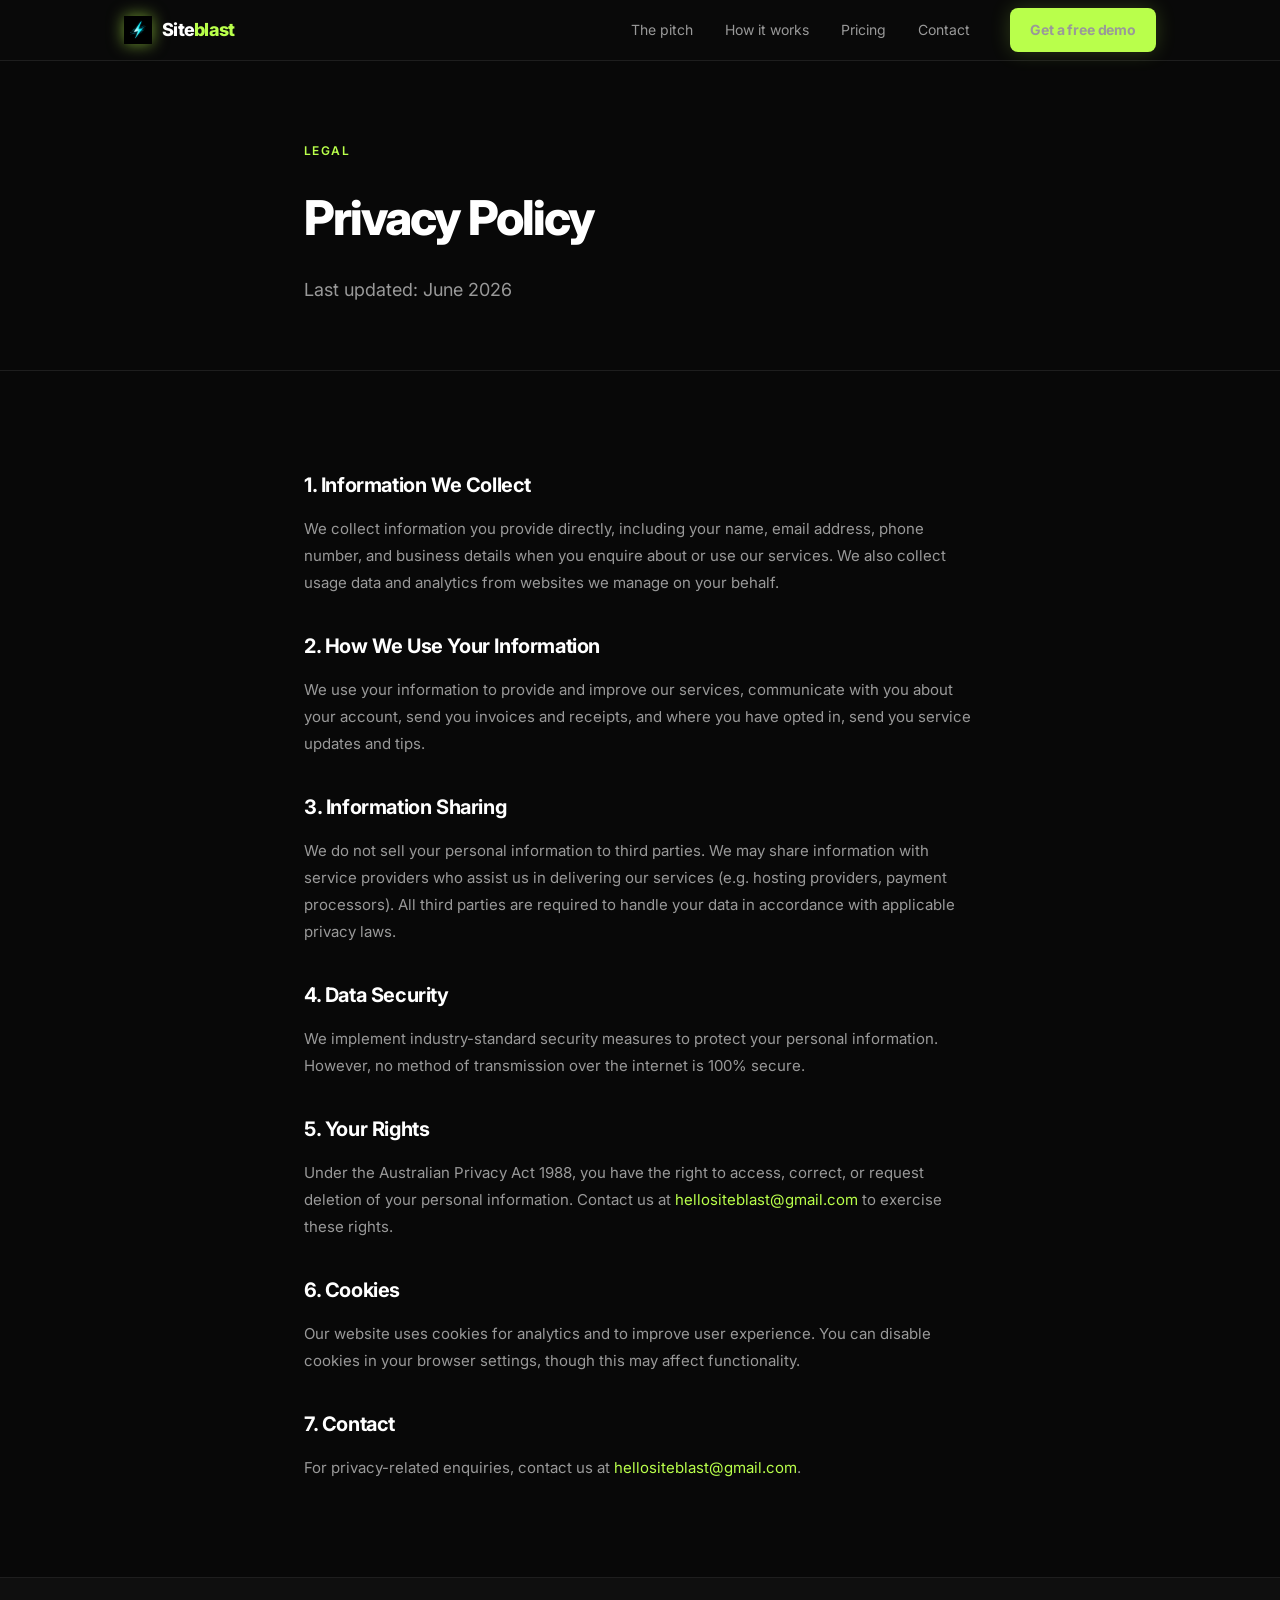
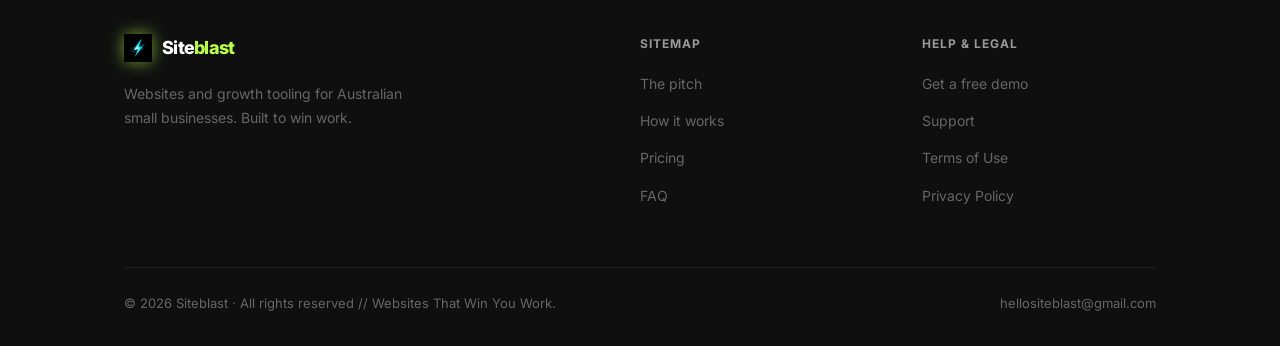
<file: privacy.html>
<!DOCTYPE html>
<html lang="en">
<head>
  <meta charset="UTF-8">
  <meta name="viewport" content="width=device-width, initial-scale=1.0">
  <title>Privacy Policy — Siteblast</title>
  <meta name="robots" content="noindex, nofollow">
  <link rel="stylesheet" href="style.css">
  <link rel="icon" type="image/png" sizes="48x48" href="favicon.png">
  <link rel="icon" type="image/x-icon" href="favicon.ico">
  <link rel="apple-touch-icon" href="favicon.png">
</head>
<body>

<nav>
  <div class="nav-inner">
    <a href="index.html" class="logo-lockup"><img src="sblogo.png" alt="" class="logo-bolt logo-bolt-footer"><span class="logo-word">Site<em>blast</em></span></a>
    <div class="nav-links" id="nav-links">
      <a href="index.html#pitch">The pitch</a>
      <a href="index.html#how">How it works</a>
      <a href="pricing.html">Pricing</a>
      <a href="index.html#contact">Contact</a>
      <a href="index.html#contact" class="btn nav-cta">Get a free demo</a>
    </div>
    <button class="nav-toggle" id="nav-toggle" aria-label="Toggle menu">
      <span></span><span></span><span></span>
    </button>
  </div>
</nav>

<section class="page-hero">
  <div class="container-sm">
    <span class="eyebrow">Legal</span>
    <h1>Privacy Policy</h1>
    <p>Last updated: June 2026</p>
  </div>
</section>

<section class="section">
  <div class="container-sm">
    <div style="color:var(--light);font-size:15px;line-height:1.8;display:flex;flex-direction:column;gap:32px">

      <div>
        <h2 style="color:var(--pure);font-size:20px;font-weight:700;margin-bottom:12px;letter-spacing:-.02em">1. Information We Collect</h2>
        <p>We collect information you provide directly, including your name, email address, phone number, and business details when you enquire about or use our services. We also collect usage data and analytics from websites we manage on your behalf.</p>
      </div>

      <div>
        <h2 style="color:var(--pure);font-size:20px;font-weight:700;margin-bottom:12px;letter-spacing:-.02em">2. How We Use Your Information</h2>
        <p>We use your information to provide and improve our services, communicate with you about your account, send you invoices and receipts, and where you have opted in, send you service updates and tips.</p>
      </div>

      <div>
        <h2 style="color:var(--pure);font-size:20px;font-weight:700;margin-bottom:12px;letter-spacing:-.02em">3. Information Sharing</h2>
        <p>We do not sell your personal information to third parties. We may share information with service providers who assist us in delivering our services (e.g. hosting providers, payment processors). All third parties are required to handle your data in accordance with applicable privacy laws.</p>
      </div>

      <div>
        <h2 style="color:var(--pure);font-size:20px;font-weight:700;margin-bottom:12px;letter-spacing:-.02em">4. Data Security</h2>
        <p>We implement industry-standard security measures to protect your personal information. However, no method of transmission over the internet is 100% secure.</p>
      </div>

      <div>
        <h2 style="color:var(--pure);font-size:20px;font-weight:700;margin-bottom:12px;letter-spacing:-.02em">5. Your Rights</h2>
        <p>Under the Australian Privacy Act 1988, you have the right to access, correct, or request deletion of your personal information. Contact us at <a href="mailto:hellositeblast@gmail.com">hellositeblast@gmail.com</a> to exercise these rights.</p>
      </div>

      <div>
        <h2 style="color:var(--pure);font-size:20px;font-weight:700;margin-bottom:12px;letter-spacing:-.02em">6. Cookies</h2>
        <p>Our website uses cookies for analytics and to improve user experience. You can disable cookies in your browser settings, though this may affect functionality.</p>
      </div>

      <div>
        <h2 style="color:var(--pure);font-size:20px;font-weight:700;margin-bottom:12px;letter-spacing:-.02em">7. Contact</h2>
        <p>For privacy-related enquiries, contact us at <a href="mailto:hellositeblast@gmail.com">hellositeblast@gmail.com</a>.</p>
      </div>

    </div>
  </div>
</section>

<footer>
  <div class="container">
    <div class="footer-grid">
      <div class="footer-brand">
        <a href="index.html" class="logo-lockup"><img src="sblogo.png" alt="" class="logo-bolt logo-bolt-footer"><span class="logo-word">Site<em>blast</em></span></a>
        <p>Websites and growth tooling for Australian small businesses. Built to win work.</p>
      </div>
      <div>
        <h4>Sitemap</h4>
        <ul>
          <li><a href="index.html#pitch">The pitch</a></li>
          <li><a href="index.html#how">How it works</a></li>
          <li><a href="pricing.html">Pricing</a></li>
          <li><a href="index.html#faq">FAQ</a></li>
        </ul>
      </div>
      <div>
        <h4>Help & Legal</h4>
        <ul>
          <li><a href="index.html#contact">Get a free demo</a></li>
          <li><a href="support.html">Support</a></li>
          <li><a href="terms.html">Terms of Use</a></li>
          <li><a href="privacy.html">Privacy Policy</a></li>
        </ul>
      </div>
    </div>
    <div class="footer-bottom">
      <span>© 2026 Siteblast · All rights reserved // Websites That Win You Work.</span>
      <span><a href="mailto:hellositeblast@gmail.com" style="color:var(--mid)">hellositeblast@gmail.com</a></span>
    </div>
  </div>
</footer>

<script>
  document.getElementById('nav-toggle').addEventListener('click', function() {
    document.getElementById('nav-links').classList.toggle('open');
  });
</script>
</body>
</html>
</file>
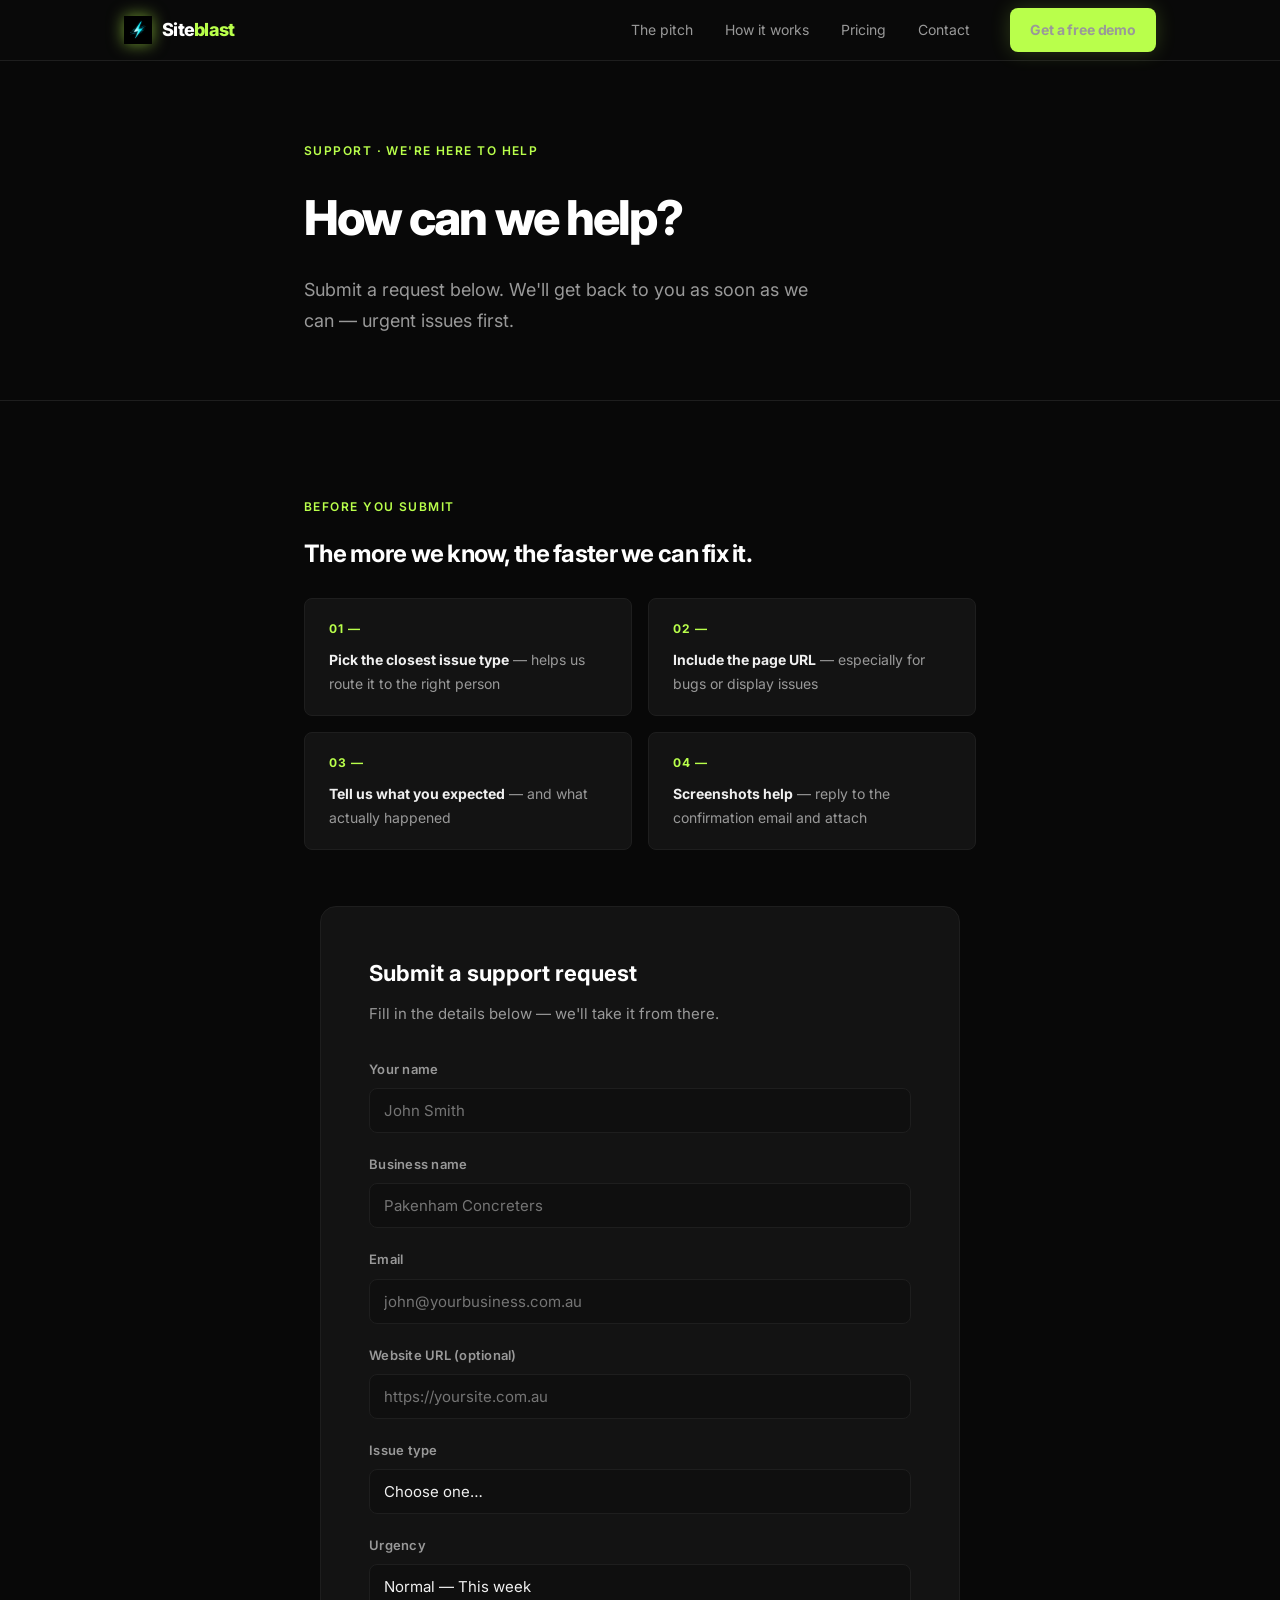
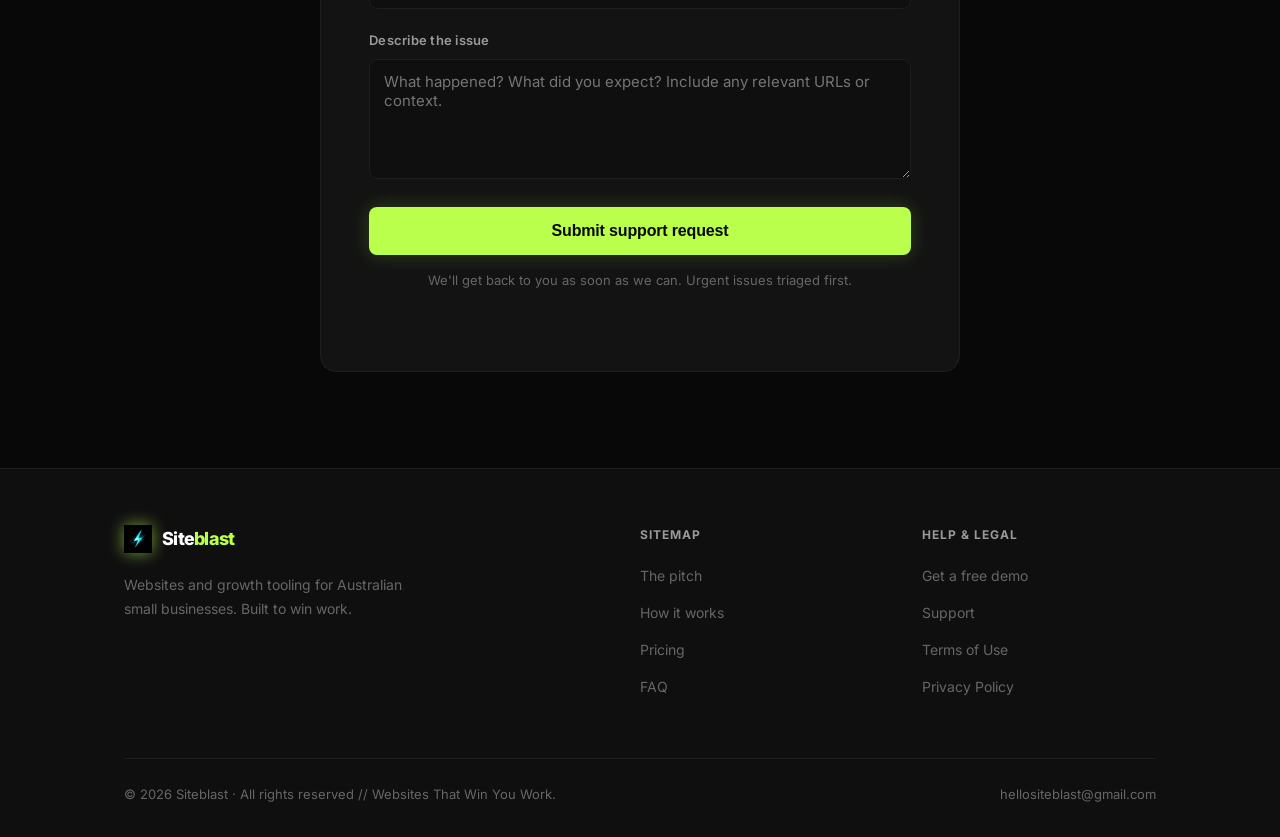
<file: support.html>
<!DOCTYPE html>
<html lang="en">
<head>
  <meta charset="UTF-8">
  <meta name="viewport" content="width=device-width, initial-scale=1.0">
  <title>Support — Siteblast</title>
  <meta name="description" content="Submit a support request for your Siteblast website. Billing, updates, outages, bugs — we'll get back to you fast.">
  <meta name="robots" content="noindex, nofollow">
  <link rel="stylesheet" href="style.css">
  <link rel="icon" type="image/png" sizes="48x48" href="favicon.png">
  <link rel="icon" type="image/x-icon" href="favicon.ico">
  <link rel="apple-touch-icon" href="favicon.png">
</head>
<body>

<nav>
  <div class="nav-inner">
    <a href="index.html" class="logo-lockup"><img src="sblogo.png" alt="" class="logo-bolt logo-bolt-footer"><span class="logo-word">Site<em>blast</em></span></a>
    <div class="nav-links" id="nav-links">
      <a href="index.html#pitch">The pitch</a>
      <a href="index.html#how">How it works</a>
      <a href="pricing.html">Pricing</a>
      <a href="index.html#contact">Contact</a>
      <a href="index.html#contact" class="btn nav-cta">Get a free demo</a>
    </div>
    <button class="nav-toggle" id="nav-toggle" aria-label="Toggle menu">
      <span></span><span></span><span></span>
    </button>
  </div>
</nav>

<section class="page-hero">
  <div class="container-sm">
    <span class="eyebrow">Support · we're here to help</span>
    <h1>How can we help?</h1>
    <p>Submit a request below. We'll get back to you as soon as we can — urgent issues first.</p>
  </div>
</section>

<section class="section">
  <div class="container-sm">
    <div style="margin-bottom:48px">
      <span class="eyebrow">Before you submit</span>
      <h2 style="font-size:24px;font-weight:700;color:var(--pure);letter-spacing:-.03em;margin-bottom:24px">The more we know, the faster we can fix it.</h2>
      <div style="display:grid;grid-template-columns:1fr 1fr;gap:16px">
        <div style="background:var(--card);border:1px solid var(--border);border-radius:var(--radius);padding:20px 24px">
          <p style="font-size:12px;color:var(--accent);font-weight:700;letter-spacing:.08em;text-transform:uppercase;margin-bottom:8px">01 —</p>
          <p style="font-size:14px;color:var(--light)"><strong style="color:var(--white)">Pick the closest issue type</strong> — helps us route it to the right person</p>
        </div>
        <div style="background:var(--card);border:1px solid var(--border);border-radius:var(--radius);padding:20px 24px">
          <p style="font-size:12px;color:var(--accent);font-weight:700;letter-spacing:.08em;text-transform:uppercase;margin-bottom:8px">02 —</p>
          <p style="font-size:14px;color:var(--light)"><strong style="color:var(--white)">Include the page URL</strong> — especially for bugs or display issues</p>
        </div>
        <div style="background:var(--card);border:1px solid var(--border);border-radius:var(--radius);padding:20px 24px">
          <p style="font-size:12px;color:var(--accent);font-weight:700;letter-spacing:.08em;text-transform:uppercase;margin-bottom:8px">03 —</p>
          <p style="font-size:14px;color:var(--light)"><strong style="color:var(--white)">Tell us what you expected</strong> — and what actually happened</p>
        </div>
        <div style="background:var(--card);border:1px solid var(--border);border-radius:var(--radius);padding:20px 24px">
          <p style="font-size:12px;color:var(--accent);font-weight:700;letter-spacing:.08em;text-transform:uppercase;margin-bottom:8px">04 —</p>
          <p style="font-size:14px;color:var(--light)"><strong style="color:var(--white)">Screenshots help</strong> — reply to the confirmation email and attach</p>
        </div>
      </div>
    </div>

    <div class="support-form">
      <h2>Submit a support request</h2>
      <p>Fill in the details below — we'll take it from there.</p>
      <div class="form-group">
        <label for="sname">Your name</label>
        <input type="text" id="sname" name="name" placeholder="John Smith" required>
      </div>
      <div class="form-group">
        <label for="sbusiness">Business name</label>
        <input type="text" id="sbusiness" name="business" placeholder="Pakenham Concreters">
      </div>
      <div class="form-group">
        <label for="semail">Email</label>
        <input type="email" id="semail" name="email" placeholder="john@yourbusiness.com.au" required>
      </div>
      <div class="form-group">
        <label for="surl">Website URL (optional)</label>
        <input type="url" id="surl" name="url" placeholder="https://yoursite.com.au">
      </div>
      <div class="form-group">
        <label for="sissuetype">Issue type</label>
        <select id="sissuetype" name="issue_type">
          <option value="">Choose one…</option>
          <option>Website down or not loading</option>
          <option>Bug or error on website</option>
          <option>Website update / change request</option>
          <option>Billing & invoicing</option>
          <option>Email or domain issue</option>
          <option>AEO / AI visibility</option>
          <option>Account / login help</option>
          <option>Something else</option>
        </select>
      </div>
      <div class="form-group">
        <label for="surgency">Urgency</label>
        <select id="surgency" name="urgency">
          <option value="low">Low — No rush</option>
          <option value="normal" selected>Normal — This week</option>
          <option value="urgent">Urgent — Site is down</option>
        </select>
      </div>
      <div class="form-group">
        <label for="sdescription">Describe the issue</label>
        <textarea id="sdescription" name="description" placeholder="What happened? What did you expect? Include any relevant URLs or context."></textarea>
      </div>
      <button type="submit" class="btn form-submit">Submit support request</button>
      <p style="text-align:center;font-size:13px;color:var(--mid);margin-top:14px">We'll get back to you as soon as we can. Urgent issues triaged first.</p>
    </div>
  </div>
</section>

<footer>
  <div class="container">
    <div class="footer-grid">
      <div class="footer-brand">
        <a href="index.html" class="logo-lockup"><img src="sblogo.png" alt="" class="logo-bolt logo-bolt-footer"><span class="logo-word">Site<em>blast</em></span></a>
        <p>Websites and growth tooling for Australian small businesses. Built to win work.</p>
      </div>
      <div>
        <h4>Sitemap</h4>
        <ul>
          <li><a href="index.html#pitch">The pitch</a></li>
          <li><a href="index.html#how">How it works</a></li>
          <li><a href="pricing.html">Pricing</a></li>
          <li><a href="index.html#faq">FAQ</a></li>
        </ul>
      </div>
      <div>
        <h4>Help & Legal</h4>
        <ul>
          <li><a href="index.html#contact">Get a free demo</a></li>
          <li><a href="support.html">Support</a></li>
          <li><a href="terms.html">Terms of Use</a></li>
          <li><a href="privacy.html">Privacy Policy</a></li>
        </ul>
      </div>
    </div>
    <div class="footer-bottom">
      <span>© 2026 Siteblast · All rights reserved // Websites That Win You Work.</span>
      <span><a href="mailto:hellositeblast@gmail.com" style="color:var(--mid)">hellositeblast@gmail.com</a></span>
    </div>
  </div>
</footer>

<script>
  document.getElementById('nav-toggle').addEventListener('click', function() {
    document.getElementById('nav-links').classList.toggle('open');
  });
</script>
</body>
</html>
</file>
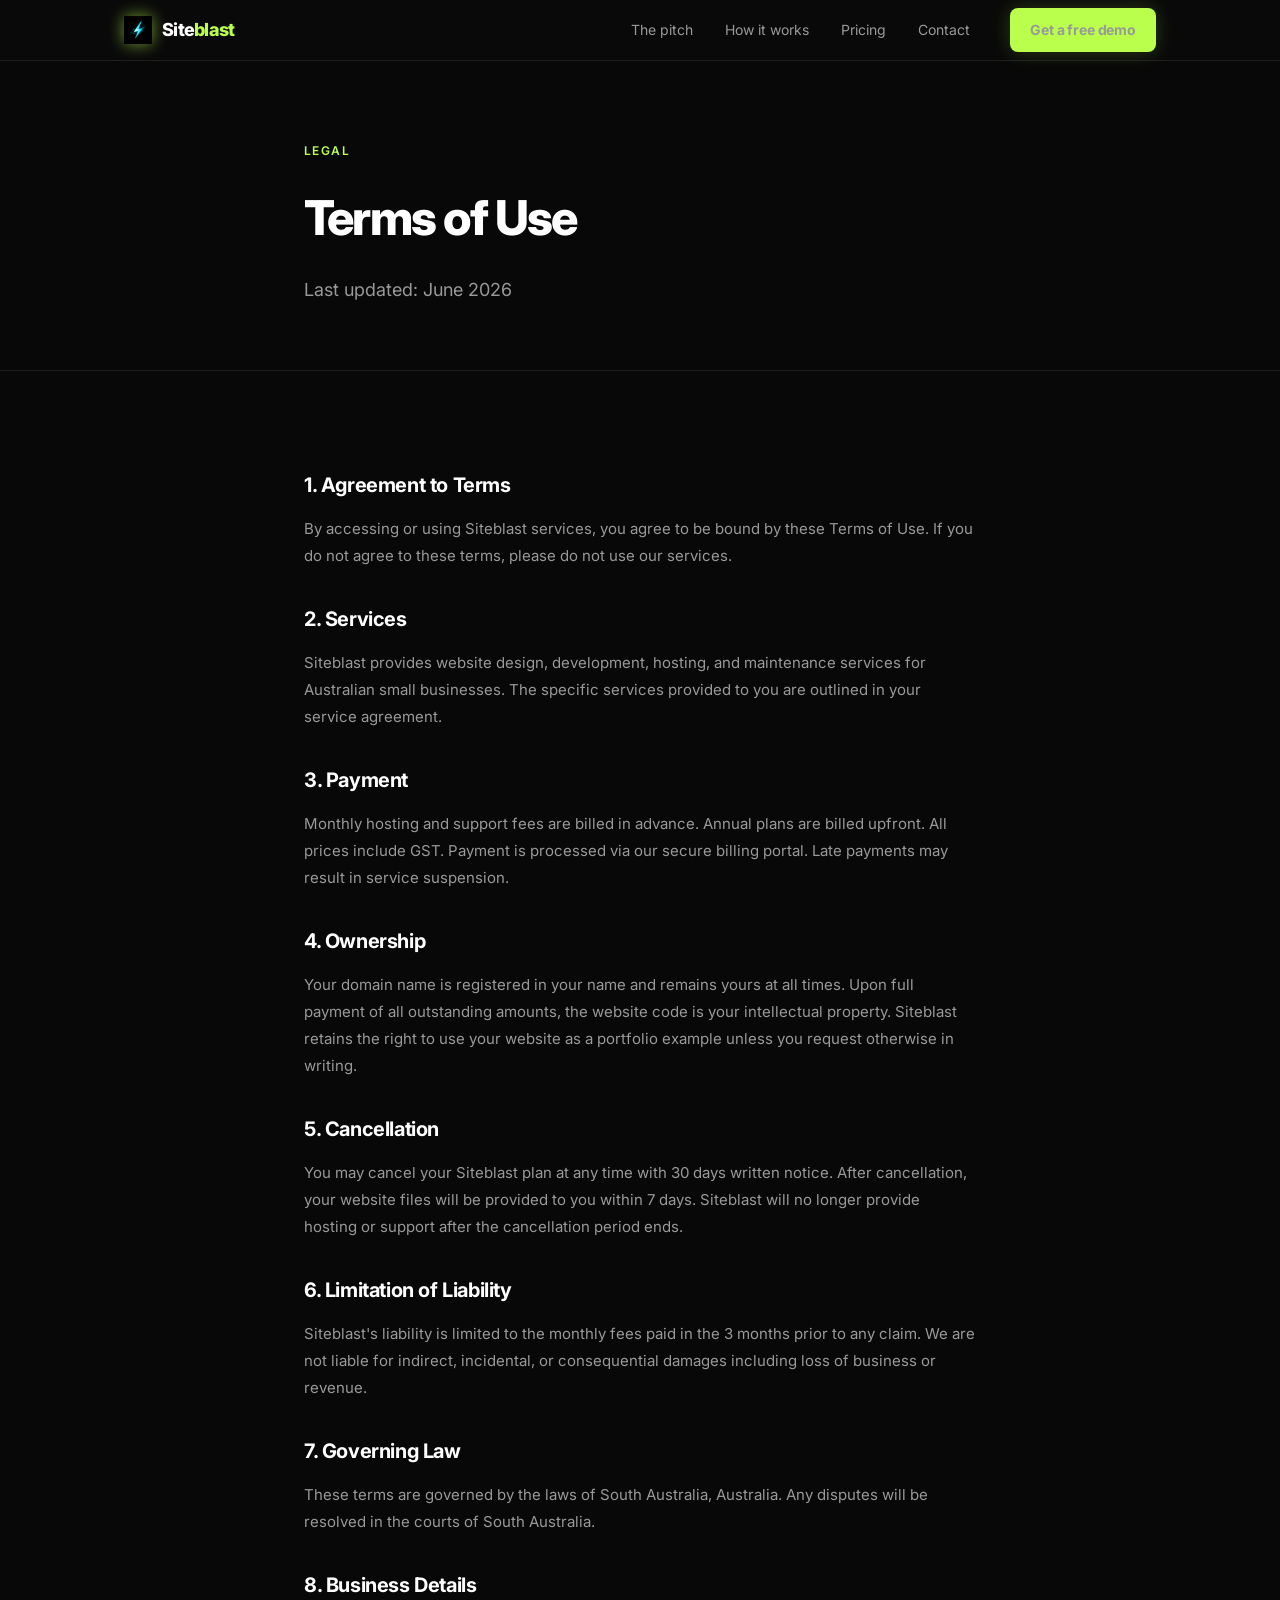
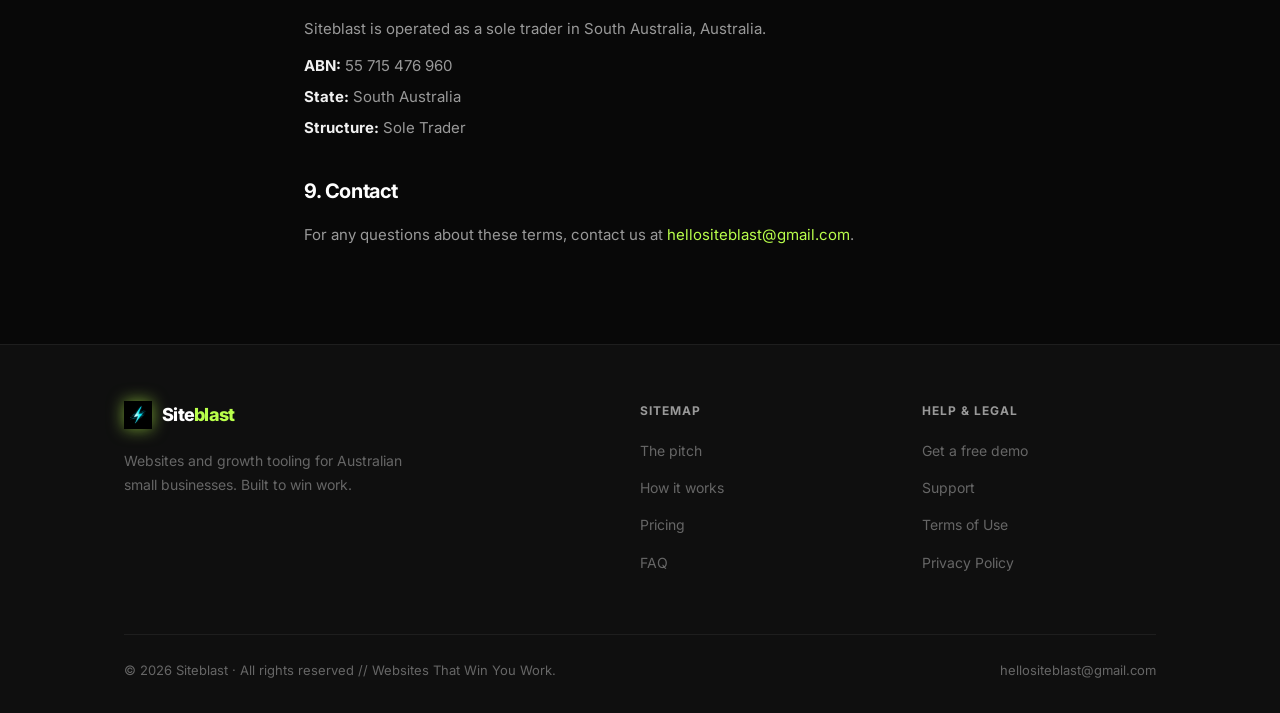
<file: terms.html>
<!DOCTYPE html>
<html lang="en">
<head>
  <meta charset="UTF-8">
  <meta name="viewport" content="width=device-width, initial-scale=1.0">
  <title>Terms of Use — Siteblast</title>
  <meta name="robots" content="noindex, nofollow">
  <link rel="stylesheet" href="style.css">
  <link rel="icon" type="image/png" sizes="48x48" href="favicon.png">
  <link rel="icon" type="image/x-icon" href="favicon.ico">
  <link rel="apple-touch-icon" href="favicon.png">
</head>
<body>

<nav>
  <div class="nav-inner">
    <a href="index.html" class="logo-lockup"><img src="sblogo.png" alt="" class="logo-bolt logo-bolt-footer"><span class="logo-word">Site<em>blast</em></span></a>
    <div class="nav-links" id="nav-links">
      <a href="index.html#pitch">The pitch</a>
      <a href="index.html#how">How it works</a>
      <a href="pricing.html">Pricing</a>
      <a href="index.html#contact">Contact</a>
      <a href="index.html#contact" class="btn nav-cta">Get a free demo</a>
    </div>
    <button class="nav-toggle" id="nav-toggle" aria-label="Toggle menu">
      <span></span><span></span><span></span>
    </button>
  </div>
</nav>

<section class="page-hero">
  <div class="container-sm">
    <span class="eyebrow">Legal</span>
    <h1>Terms of Use</h1>
    <p>Last updated: June 2026</p>
  </div>
</section>

<section class="section">
  <div class="container-sm">
    <div style="color:var(--light);font-size:15px;line-height:1.8;display:flex;flex-direction:column;gap:32px">

      <div>
        <h2 style="color:var(--pure);font-size:20px;font-weight:700;margin-bottom:12px;letter-spacing:-.02em">1. Agreement to Terms</h2>
        <p>By accessing or using Siteblast services, you agree to be bound by these Terms of Use. If you do not agree to these terms, please do not use our services.</p>
      </div>

      <div>
        <h2 style="color:var(--pure);font-size:20px;font-weight:700;margin-bottom:12px;letter-spacing:-.02em">2. Services</h2>
        <p>Siteblast provides website design, development, hosting, and maintenance services for Australian small businesses. The specific services provided to you are outlined in your service agreement.</p>
      </div>

      <div>
        <h2 style="color:var(--pure);font-size:20px;font-weight:700;margin-bottom:12px;letter-spacing:-.02em">3. Payment</h2>
        <p>Monthly hosting and support fees are billed in advance. Annual plans are billed upfront. All prices include GST. Payment is processed via our secure billing portal. Late payments may result in service suspension.</p>
      </div>

      <div>
        <h2 style="color:var(--pure);font-size:20px;font-weight:700;margin-bottom:12px;letter-spacing:-.02em">4. Ownership</h2>
        <p>Your domain name is registered in your name and remains yours at all times. Upon full payment of all outstanding amounts, the website code is your intellectual property. Siteblast retains the right to use your website as a portfolio example unless you request otherwise in writing.</p>
      </div>

      <div>
        <h2 style="color:var(--pure);font-size:20px;font-weight:700;margin-bottom:12px;letter-spacing:-.02em">5. Cancellation</h2>
        <p>You may cancel your Siteblast plan at any time with 30 days written notice. After cancellation, your website files will be provided to you within 7 days. Siteblast will no longer provide hosting or support after the cancellation period ends.</p>
      </div>

      <div>
        <h2 style="color:var(--pure);font-size:20px;font-weight:700;margin-bottom:12px;letter-spacing:-.02em">6. Limitation of Liability</h2>
        <p>Siteblast's liability is limited to the monthly fees paid in the 3 months prior to any claim. We are not liable for indirect, incidental, or consequential damages including loss of business or revenue.</p>
      </div>

      <div>
        <h2 style="color:var(--pure);font-size:20px;font-weight:700;margin-bottom:12px;letter-spacing:-.02em">7. Governing Law</h2>
        <p>These terms are governed by the laws of South Australia, Australia. Any disputes will be resolved in the courts of South Australia.</p>
      </div>

      <div>
        <h2 style="color:var(--pure);font-size:20px;font-weight:700;margin-bottom:12px;letter-spacing:-.02em">8. Business Details</h2>
        <p>Siteblast is operated as a sole trader in South Australia, Australia.</p>
        <p style="margin-top:10px"><strong style="color:var(--white)">ABN:</strong> 55 715 476 960</p>
        <p style="margin-top:4px"><strong style="color:var(--white)">State:</strong> South Australia</p>
        <p style="margin-top:4px"><strong style="color:var(--white)">Structure:</strong> Sole Trader</p>
      </div>

      <div>
        <h2 style="color:var(--pure);font-size:20px;font-weight:700;margin-bottom:12px;letter-spacing:-.02em">9. Contact</h2>
        <p>For any questions about these terms, contact us at <a href="mailto:hellositeblast@gmail.com">hellositeblast@gmail.com</a>.</p>
      </div>

    </div>
  </div>
</section>

<footer>
  <div class="container">
    <div class="footer-grid">
      <div class="footer-brand">
        <a href="index.html" class="logo-lockup"><img src="sblogo.png" alt="" class="logo-bolt logo-bolt-footer"><span class="logo-word">Site<em>blast</em></span></a>
        <p>Websites and growth tooling for Australian small businesses. Built to win work.</p>
      </div>
      <div>
        <h4>Sitemap</h4>
        <ul>
          <li><a href="index.html#pitch">The pitch</a></li>
          <li><a href="index.html#how">How it works</a></li>
          <li><a href="pricing.html">Pricing</a></li>
          <li><a href="index.html#faq">FAQ</a></li>
        </ul>
      </div>
      <div>
        <h4>Help & Legal</h4>
        <ul>
          <li><a href="index.html#contact">Get a free demo</a></li>
          <li><a href="support.html">Support</a></li>
          <li><a href="terms.html">Terms of Use</a></li>
          <li><a href="privacy.html">Privacy Policy</a></li>
        </ul>
      </div>
    </div>
    <div class="footer-bottom">
      <span>© 2026 Siteblast · All rights reserved // Websites That Win You Work.</span>
      <span><a href="mailto:hellositeblast@gmail.com" style="color:var(--mid)">hellositeblast@gmail.com</a></span>
    </div>
  </div>
</footer>

<script>
  document.getElementById('nav-toggle').addEventListener('click', function() {
    document.getElementById('nav-links').classList.toggle('open');
  });
</script>
</body>
</html>
</file>
<file: style.css>
@import url('https://fonts.googleapis.com/css2?family=Inter:wght@400;500;600;700;800;900&display=swap');

*, *::before, *::after { box-sizing: border-box; margin: 0; padding: 0; }

:root {
  --black: #080808;
  --dark: #0f0f0f;
  --card: #131313;
  --border: #1e1e1e;
  --mid: #666666;
  --light: #999999;
  --white: #F0F0F0;
  --pure: #FFFFFF;
  --accent: #B9FF4B;
  --accent-dim: rgba(185, 255, 75, 0.08);
  --accent-glow: rgba(185, 255, 75, 0.18);
  --radius: 8px;
  --radius-lg: 16px;
}

html { scroll-behavior: smooth; }

body {
  font-family: 'Inter', -apple-system, BlinkMacSystemFont, 'Segoe UI', sans-serif;
  background: var(--black);
  color: var(--white);
  font-size: 16px;
  line-height: 1.7;
  -webkit-font-smoothing: antialiased;
}

a { color: var(--accent); text-decoration: none; }
a:hover { text-decoration: underline; }
img { max-width: 100%; display: block; }

/* ── UTILITY ── */
.container { max-width: 1080px; margin: 0 auto; padding: 0 24px; }
.container-sm { max-width: 720px; margin: 0 auto; padding: 0 24px; }

.btn {
  display: inline-block;
  background: var(--accent);
  color: var(--black);
  padding: 14px 28px;
  border-radius: var(--radius);
  font-weight: 700;
  font-size: 15px;
  border: none;
  cursor: pointer;
  transition: transform .15s, box-shadow .2s, opacity .2s;
  text-decoration: none;
  letter-spacing: -.01em;
  box-shadow: 0 0 20px rgba(185,255,75,.2);
  position: relative;
  overflow: hidden;
}
.btn::after {
  content: '';
  position: absolute;
  top: 0; left: -100%;
  width: 60%;
  height: 100%;
  background: linear-gradient(
    105deg,
    transparent 20%,
    rgba(255,255,255,.38) 50%,
    transparent 80%
  );
  transform: skewX(-15deg);
  animation: btn-shimmer 3.2s ease-in-out infinite;
  pointer-events: none;
}
@keyframes btn-shimmer {
  0%   { left: -100%; opacity: 0; }
  10%  { opacity: 1; }
  40%  { left: 150%; opacity: 1; }
  41%  { opacity: 0; }
  100% { left: 150%; opacity: 0; }
}
.btn:hover { opacity: .92; transform: translateY(-1px); text-decoration: none; box-shadow: 0 0 32px rgba(185,255,75,.4); color: var(--black); }

.btn-ghost {
  background: transparent;
  border: 1px solid var(--border);
  color: var(--white);
  padding: 13px 27px;
  box-shadow: none;
}
.btn-ghost:hover { border-color: var(--accent); color: var(--accent); background: var(--accent-dim); box-shadow: 0 0 16px rgba(185,255,75,.12); }

.eyebrow {
  font-size: 12px;
  font-weight: 600;
  letter-spacing: .12em;
  text-transform: uppercase;
  color: var(--accent);
  margin-bottom: 16px;
  display: block;
}

.section { padding: 96px 0; }
.section-sm { padding: 64px 0; }

.divider {
  border: none;
  border-top: 1px solid var(--border);
  margin: 0;
}

/* ── NAV ── */
nav {
  position: sticky;
  top: 0;
  z-index: 100;
  background: rgba(10,10,10,.94);
  backdrop-filter: blur(16px);
  -webkit-backdrop-filter: blur(16px);
  border-bottom: 1px solid var(--border);
}
.nav-inner {
  display: flex;
  align-items: center;
  justify-content: space-between;
  height: 60px;
  max-width: 1080px;
  margin: 0 auto;
  padding: 0 24px;
}
.logo {
  font-size: 18px;
  font-weight: 800;
  color: var(--pure);
  letter-spacing: -.04em;
  text-decoration: none;
}
.logo span { color: var(--accent); }
.logo-img {
  height: 32px;
  width: auto;
  display: block;
}
.nav-links { display: flex; align-items: center; gap: 32px; }
.nav-links a {
  color: var(--light);
  font-size: 14px;
  transition: color .2s;
  text-decoration: none;
}
.nav-links a:hover { color: var(--white); }
.nav-cta { margin-left: 8px; padding: 10px 20px; font-size: 14px; }
.nav-toggle { display: none; background: none; border: none; cursor: pointer; padding: 4px; }
.nav-toggle span { display: block; width: 22px; height: 1.5px; background: var(--white); margin: 5px 0; transition: .3s; }

/* ── HERO ── */
.hero {
  padding: 120px 0 96px;
  position: relative;
  overflow: hidden;
}
.hero::before {
  content: '';
  position: absolute;
  top: -160px; left: 50%;
  transform: translateX(-50%);
  width: 700px; height: 700px;
  background: radial-gradient(circle, rgba(185,255,75,.09) 0%, transparent 70%);
  pointer-events: none;
}
.hero-label {
  display: inline-flex;
  align-items: center;
  gap: 8px;
  background: var(--accent-dim);
  border: 1px solid rgba(185,255,75,.25);
  border-radius: 20px;
  padding: 6px 14px;
  font-size: 13px;
  color: var(--accent);
  margin-bottom: 32px;
  box-shadow: 0 0 16px rgba(185,255,75,.1);
}
.hero-label::before { content: '●'; font-size: 8px; }
.hero h1 {
  font-size: clamp(48px, 8.5vw, 96px);
  font-weight: 800;
  line-height: 1.0;
  letter-spacing: -.05em;
  color: var(--pure);
  margin-bottom: 24px;
  max-width: 820px;
}
.hero h1 em { font-style: normal; color: var(--accent); }
.hero p {
  font-size: 18px;
  color: var(--light);
  max-width: 520px;
  margin-bottom: 40px;
  line-height: 1.6;
}
.hero-btns { display: flex; gap: 14px; flex-wrap: wrap; align-items: center; }
.hero-note { font-size: 13px; color: var(--mid); margin-top: 20px; }

/* ── LOGOS STRIP ── */
.logos-strip {
  padding: 48px 0;
  border-top: 1px solid var(--border);
  border-bottom: 1px solid var(--border);
}
.logos-label { font-size: 12px; color: var(--mid); letter-spacing: .08em; text-transform: uppercase; margin-bottom: 24px; }
.logos-row { display: flex; gap: 40px; align-items: center; flex-wrap: wrap; }
.logo-item {
  font-size: 14px;
  font-weight: 600;
  color: var(--border);
  letter-spacing: -.01em;
}

/* ── PITCH SECTION ── */
.pitch-grid {
  display: grid;
  grid-template-columns: 1fr 1fr;
  gap: 80px;
  align-items: center;
}
.pitch-text h2 {
  font-size: clamp(28px, 4vw, 42px);
  font-weight: 800;
  letter-spacing: -.04em;
  line-height: 1.1;
  color: var(--pure);
  margin-bottom: 20px;
}
.pitch-text p { color: var(--light); font-size: 17px; line-height: 1.7; margin-bottom: 16px; }
.pitch-visual {
  background: var(--card);
  border: 1px solid var(--border);
  border-radius: var(--radius-lg);
  padding: 32px;
  position: relative;
  box-shadow: 0 0 40px rgba(185,255,75,.06);
}
.mock-browser {
  background: var(--dark);
  border-radius: var(--radius);
  overflow: hidden;
}
.mock-bar {
  background: #1a1a1a;
  padding: 10px 16px;
  display: flex;
  align-items: center;
  gap: 6px;
  border-bottom: 1px solid var(--border);
}
.mock-dot { width: 10px; height: 10px; border-radius: 50%; }
.mock-dot:nth-child(1) { background: #ff5f57; }
.mock-dot:nth-child(2) { background: #febc2e; }
.mock-dot:nth-child(3) { background: #28c840; }
.mock-url {
  flex: 1; background: var(--border); border-radius: 4px;
  height: 20px; margin-left: 10px;
}
.mock-content { padding: 24px; }
.mock-hero-block {
  background: linear-gradient(135deg, #1a1a1a, #111);
  border-radius: 6px;
  padding: 28px;
  margin-bottom: 16px;
}
.mock-h { background: var(--accent); height: 12px; border-radius: 3px; margin-bottom: 10px; width: 70%; box-shadow: 0 0 12px rgba(185,255,75,.4); }
.mock-p { background: var(--border); height: 8px; border-radius: 3px; margin-bottom: 6px; }
.mock-p:last-child { width: 55%; }
.mock-btn-block { display: flex; gap: 8px; margin-top: 16px; }
.mock-btn { background: var(--accent); height: 32px; border-radius: 4px; width: 100px; box-shadow: 0 0 10px rgba(185,255,75,.35); }
.mock-btn-ghost { background: var(--border); height: 32px; border-radius: 4px; width: 80px; }
.mock-cards { display: grid; grid-template-columns: 1fr 1fr; gap: 12px; }
.mock-card { background: #1a1a1a; border-radius: 6px; padding: 16px; }
.mock-icon { width: 28px; height: 28px; background: var(--accent-dim); border-radius: 6px; margin-bottom: 10px; border: 1px solid rgba(185,255,75,.15); }
.mock-card-h { background: var(--white); height: 8px; border-radius: 2px; margin-bottom: 6px; width: 60%; opacity: .3; }
.mock-card-p { background: var(--border); height: 6px; border-radius: 2px; }

/* ── HOW IT WORKS ── */
.how-steps {
  display: grid;
  grid-template-columns: repeat(auto-fit, minmax(220px, 1fr));
  gap: 2px;
  background: var(--border);
  border-radius: var(--radius-lg);
  overflow: hidden;
  margin-top: 56px;
}
.how-step {
  background: var(--card);
  padding: 36px 28px;
  position: relative;
  transition: background .2s;
}
.how-step:hover { background: #1a1a1a; }
.step-num {
  font-size: 11px;
  font-weight: 700;
  letter-spacing: .1em;
  color: var(--accent);
  margin-bottom: 20px;
  font-family: monospace;
}
.how-step h3 { font-size: 18px; font-weight: 700; color: var(--pure); margin-bottom: 10px; letter-spacing: -.02em; }
.how-step p { font-size: 14px; color: var(--light); line-height: 1.6; }

/* ── WHAT'S INCLUDED ── */
.included-grid {
  display: grid;
  grid-template-columns: repeat(auto-fit, minmax(280px, 1fr));
  gap: 1px;
  background: var(--border);
  border-radius: var(--radius-lg);
  overflow: hidden;
  margin-top: 56px;
}
.included-item {
  background: var(--card);
  padding: 32px 28px;
  transition: background .2s;
  position: relative;
}
.included-item:hover { background: #1b1b1b; }
.included-icon {
  width: 44px;
  height: 44px;
  background: var(--accent-dim);
  border: 1px solid rgba(185,255,75,.2);
  border-radius: 10px;
  display: flex;
  align-items: center;
  justify-content: center;
  margin-bottom: 16px;
  box-shadow: 0 0 14px rgba(185,255,75,.1);
}
.included-icon svg { width: 20px; height: 20px; }
.included-item h3 { font-size: 16px; font-weight: 700; color: var(--pure); margin-bottom: 8px; }
.included-item p { font-size: 14px; color: var(--light); line-height: 1.6; }

/* ── PRICING ── */
.pricing-card {
  background: var(--card);
  border: 1px solid rgba(185,255,75,.15);
  border-radius: var(--radius-lg);
  padding: 48px;
  max-width: 680px;
  margin: 56px auto 0;
  position: relative;
  overflow: hidden;
  box-shadow: 0 0 48px rgba(185,255,75,.08), inset 0 0 60px rgba(185,255,75,.03);
}
.pricing-card::before {
  content: '';
  position: absolute;
  top: 0; left: 0; right: 0;
  height: 2px;
  background: linear-gradient(90deg, transparent, var(--accent), transparent);
}
.pricing-card::after {
  content: '';
  position: absolute;
  top: 0; left: 50%;
  transform: translateX(-50%);
  width: 200px; height: 120px;
  background: radial-gradient(ellipse, rgba(185,255,75,.08) 0%, transparent 70%);
  pointer-events: none;
}
.pricing-header { display: flex; justify-content: space-between; align-items: flex-start; margin-bottom: 32px; flex-wrap: wrap; gap: 16px; }
.pricing-name { font-size: 13px; font-weight: 600; color: var(--light); letter-spacing: .08em; text-transform: uppercase; margin-bottom: 8px; }
.pricing-price { font-size: 48px; font-weight: 800; color: var(--pure); letter-spacing: -.04em; line-height: 1; }
.pricing-price span { font-size: 18px; color: var(--light); font-weight: 400; }
.pricing-badge {
  background: var(--accent-dim);
  border: 1px solid rgba(185,255,75,.25);
  color: var(--accent);
  font-size: 12px;
  font-weight: 600;
  padding: 6px 12px;
  border-radius: 20px;
  box-shadow: 0 0 12px rgba(185,255,75,.1);
}
.pricing-items { list-style: none; margin-bottom: 36px; }
.pricing-items li {
  display: flex;
  align-items: flex-start;
  gap: 12px;
  padding: 12px 0;
  border-bottom: 1px solid var(--border);
  font-size: 15px;
  color: var(--light);
}
.pricing-items li:last-child { border-bottom: none; }
.check { color: var(--accent); font-size: 16px; flex-shrink: 0; margin-top: 2px; text-shadow: 0 0 8px rgba(185,255,75,.5); }
.pricing-cta { width: 100%; padding: 16px; font-size: 16px; text-align: center; }
.pricing-note { text-align: center; font-size: 13px; color: var(--mid); margin-top: 16px; }

/* ── AEO ADD-ON CARD ── */
.aeo-card {
  background: var(--card);
  border: 1px solid rgba(185,255,75,.2);
  border-radius: var(--radius-lg);
  padding: 40px;
  position: relative;
  overflow: hidden;
  box-shadow: 0 0 48px rgba(185,255,75,.1), inset 0 0 80px rgba(185,255,75,.03);
}
.aeo-card::before {
  content: '';
  position: absolute;
  top: 0; left: 0; right: 0;
  height: 2px;
  background: linear-gradient(90deg, transparent, var(--accent), transparent);
}
.aeo-card::after {
  content: '';
  position: absolute;
  top: -60px; right: -60px;
  width: 200px; height: 200px;
  background: radial-gradient(circle, rgba(185,255,75,.07) 0%, transparent 70%);
  pointer-events: none;
}

/* ── FAQ ── */
.faq-list { margin-top: 56px; }
.faq-item {
  border-bottom: 1px solid var(--border);
}
.faq-q {
  width: 100%;
  background: none;
  border: none;
  color: var(--white);
  font-size: 16px;
  font-weight: 600;
  text-align: left;
  padding: 24px 0;
  cursor: pointer;
  display: flex;
  justify-content: space-between;
  align-items: center;
  gap: 16px;
  letter-spacing: -.01em;
}
.faq-q:hover { color: var(--pure); }
.faq-icon { color: var(--accent); font-size: 20px; flex-shrink: 0; transition: transform .2s; }
.faq-a { display: none; padding-bottom: 24px; color: var(--light); font-size: 15px; line-height: 1.7; max-width: 680px; }
.faq-item.open .faq-icon { transform: rotate(45deg); }
.faq-item.open .faq-a { display: block; }

/* ── CONTACT ── */
.contact-grid {
  display: grid;
  grid-template-columns: 1fr 1.4fr;
  gap: 64px;
  align-items: start;
  margin-top: 56px;
}
.contact-info h3 { font-size: 22px; font-weight: 700; color: var(--pure); margin-bottom: 16px; letter-spacing: -.02em; }
.contact-info p { color: var(--light); font-size: 15px; line-height: 1.7; margin-bottom: 32px; }
.contact-detail { display: flex; gap: 12px; align-items: flex-start; margin-bottom: 20px; }
.contact-detail-icon { font-size: 18px; margin-top: 2px; }
.contact-detail p { margin: 0; font-size: 14px; color: var(--light); }
.contact-detail strong { color: var(--white); display: block; margin-bottom: 2px; }
.form-card {
  background: var(--card);
  border: 1px solid rgba(185,255,75,.12);
  border-radius: var(--radius-lg);
  padding: 36px;
  box-shadow: 0 0 40px rgba(185,255,75,.07), inset 0 0 60px rgba(185,255,75,.02);
  position: relative;
  overflow: hidden;
}
.form-card::before {
  content: '';
  position: absolute;
  top: 0; left: 0; right: 0;
  height: 1px;
  background: linear-gradient(90deg, transparent, rgba(185,255,75,.5), transparent);
}
.form-group { margin-bottom: 20px; }
.form-group label { display: block; font-size: 13px; font-weight: 600; color: var(--light); margin-bottom: 8px; letter-spacing: .02em; }
.form-group input,
.form-group textarea,
.form-group select {
  width: 100%;
  background: var(--dark);
  border: 1px solid var(--border);
  border-radius: var(--radius);
  padding: 12px 14px;
  font-size: 15px;
  color: var(--white);
  font-family: inherit;
  transition: border-color .2s, box-shadow .2s;
  outline: none;
}
.form-group input:focus,
.form-group textarea:focus,
.form-group select:focus { border-color: var(--accent); box-shadow: 0 0 0 3px var(--accent-dim), 0 0 12px rgba(185,255,75,.1); }
.form-group textarea { height: 120px; resize: vertical; }
.form-group select { appearance: none; }
.form-row { display: grid; grid-template-columns: 1fr 1fr; gap: 16px; }
.form-submit { width: 100%; padding: 15px; font-size: 16px; }

/* ── FOOTER ── */
footer {
  background: var(--dark);
  border-top: 1px solid var(--border);
  padding: 56px 0 32px;
}
.footer-grid {
  display: grid;
  grid-template-columns: 2fr 1fr 1fr;
  gap: 48px;
  margin-bottom: 48px;
}
.footer-brand p { font-size: 14px; color: var(--mid); line-height: 1.7; margin-top: 12px; max-width: 280px; }
footer h4 { font-size: 12px; font-weight: 700; color: var(--light); letter-spacing: .08em; text-transform: uppercase; margin-bottom: 16px; }
footer ul { list-style: none; }
footer ul li { margin-bottom: 10px; }
footer ul a { color: var(--mid); font-size: 14px; text-decoration: none; transition: color .2s; }
footer ul a:hover { color: var(--white); }
.footer-bottom {
  border-top: 1px solid var(--border);
  padding-top: 24px;
  display: flex;
  justify-content: space-between;
  align-items: center;
  flex-wrap: wrap;
  gap: 12px;
  font-size: 13px;
  color: var(--mid);
}

/* ── SUPPORT PAGE ── */
.support-form {
  background: var(--card);
  border: 1px solid var(--border);
  border-radius: var(--radius-lg);
  padding: 48px;
  max-width: 640px;
  margin: 56px auto 0;
}
.support-form h2 { font-size: 22px; font-weight: 700; color: var(--pure); margin-bottom: 8px; }
.support-form p { color: var(--light); font-size: 15px; margin-bottom: 32px; }

/* ── PAGE HERO ── */
.page-hero { padding: 80px 0 64px; border-bottom: 1px solid var(--border); }
.page-hero h1 { font-size: clamp(28px, 5vw, 48px); font-weight: 800; letter-spacing: -.04em; color: var(--pure); margin-bottom: 16px; }
.page-hero p { font-size: 18px; color: var(--light); max-width: 520px; }

/* ── GLOW CARD utility ── */
.glow-card {
  background: var(--card);
  border: 1px solid rgba(185,255,75,.15);
  border-radius: var(--radius-lg);
  position: relative;
  overflow: hidden;
  box-shadow: 0 0 40px rgba(185,255,75,.07);
}
.glow-card::before {
  content: '';
  position: absolute;
  top: 0; left: 0; right: 0;
  height: 1px;
  background: linear-gradient(90deg, transparent, rgba(185,255,75,.4), transparent);
}

/* ── MOBILE ── */
@media (max-width: 768px) {
  .nav-links { display: none; position: absolute; top: 60px; left: 0; right: 0; background: var(--dark); border-bottom: 1px solid var(--border); padding: 20px 24px; flex-direction: column; align-items: flex-start; gap: 20px; }
  .nav-links.open { display: flex; }
  .nav-toggle { display: block; }
  .hero { padding: 80px 0 64px; }
  .hero h1 { font-size: 42px; }
  .pitch-grid { grid-template-columns: 1fr; gap: 40px; }
  .contact-grid { grid-template-columns: 1fr; gap: 40px; }
  .footer-grid { grid-template-columns: 1fr; gap: 32px; }
  .form-row { grid-template-columns: 1fr; }
  .pricing-card { padding: 32px 24px; }
  .hero-btns { flex-direction: column; align-items: flex-start; }
}

/* ── PITCH REDESIGN ── */
.pitch-why {
  margin-bottom: 56px;
}
.step-label {
  font-size: 11px;
  font-weight: 600;
  letter-spacing: .12em;
  text-transform: uppercase;
  color: var(--accent);
  font-family: monospace;
}
.pitch-big-h {
  font-size: clamp(32px, 5vw, 56px);
  font-weight: 800;
  letter-spacing: -.04em;
  color: var(--pure);
  line-height: 1.08;
  max-width: 820px;
  margin-top: 16px;
}
.pitch-dim {
  color: var(--mid);
  font-weight: 800;
}
.pitch-cards {
  display: grid;
  grid-template-columns: repeat(3, 1fr);
  gap: 2px;
  background: var(--border);
  border-radius: var(--radius-lg);
  overflow: hidden;
}
.pitch-card {
  background: var(--card);
  padding: 32px 28px;
  transition: background .2s;
}
.pitch-card:hover { background: #1a1a1a; }
.pitch-card-num {
  font-size: 11px;
  font-weight: 700;
  letter-spacing: .1em;
  color: var(--accent);
  margin-bottom: 16px;
  font-family: monospace;
}
.pitch-card h3 {
  font-size: 17px;
  font-weight: 700;
  color: var(--pure);
  margin-bottom: 12px;
  letter-spacing: -.02em;
  line-height: 1.3;
}
.pitch-card p {
  font-size: 14px;
  color: var(--light);
  line-height: 1.7;
}

/* ── CALCULATOR ── */
.calc-section {
  display: grid;
  grid-template-columns: 1fr 1fr;
  gap: 72px;
  align-items: start;
}
.calc-left .pitch-big-h {
  font-size: clamp(28px, 4vw, 46px);
  margin-bottom: 36px;
}
.calc-copy h3 {
  font-size: 22px;
  font-weight: 700;
  color: var(--pure);
  letter-spacing: -.03em;
  margin-bottom: 16px;
  line-height: 1.3;
}
.calc-copy p {
  font-size: 15px;
  color: var(--mid);
  line-height: 1.75;
  margin-bottom: 16px;
}
.calc-copy strong { color: var(--white); }
.calc-quote {
  border-left: 3px solid var(--accent);
  padding-left: 20px;
  margin-top: 24px;
  font-size: 16px;
  font-style: italic;
  color: var(--light);
  line-height: 1.6;
}
.calc-card {
  background: var(--card);
  border: 1px solid rgba(185,255,75,.15);
  border-radius: var(--radius-lg);
  padding: 36px;
  position: relative;
  overflow: hidden;
  box-shadow: 0 0 48px rgba(185,255,75,.08);
}
.calc-card::before {
  content: '';
  position: absolute;
  top: 0; left: 0; right: 0;
  height: 1px;
  background: linear-gradient(90deg, transparent, rgba(185,255,75,.5), transparent);
}
.calc-card-label {
  font-size: 10px;
  font-weight: 700;
  letter-spacing: .14em;
  color: var(--accent);
  text-transform: uppercase;
  font-family: monospace;
  margin-bottom: 14px;
}
.calc-card h4 {
  font-size: 18px;
  font-weight: 700;
  color: var(--pure);
  letter-spacing: -.02em;
  margin-bottom: 8px;
}
.calc-card-sub {
  font-size: 13px;
  color: var(--mid);
  line-height: 1.6;
  margin-bottom: 28px;
}
.calc-field {
  margin-bottom: 24px;
}
.calc-field label {
  display: block;
  font-size: 11px;
  font-weight: 700;
  letter-spacing: .1em;
  text-transform: uppercase;
  color: var(--mid);
  margin-bottom: 10px;
}
.calc-field label span {
  color: var(--accent);
  font-size: 14px;
  letter-spacing: 0;
  font-weight: 800;
}
.calc-input-wrap {
  display: flex;
  align-items: center;
  background: var(--dark);
  border: 1px solid var(--border);
  border-radius: var(--radius);
  padding: 0 14px;
  transition: border-color .2s;
}
.calc-input-wrap:focus-within {
  border-color: var(--accent);
  box-shadow: 0 0 0 3px var(--accent-dim);
}
.calc-dollar {
  color: var(--light);
  font-size: 15px;
  margin-right: 4px;
}
.calc-input-wrap input {
  background: transparent;
  border: none;
  outline: none;
  color: var(--white);
  font-size: 18px;
  font-weight: 600;
  padding: 12px 0;
  width: 100%;
}
.calc-slider {
  -webkit-appearance: none;
  width: 100%;
  height: 4px;
  border-radius: 2px;
  background: var(--border);
  outline: none;
  cursor: pointer;
}
.calc-slider::-webkit-slider-thumb {
  -webkit-appearance: none;
  width: 20px;
  height: 20px;
  border-radius: 50%;
  background: var(--accent);
  cursor: pointer;
  box-shadow: 0 0 10px rgba(185,255,75,.5);
}
.calc-slider::-moz-range-thumb {
  width: 20px;
  height: 20px;
  border-radius: 50%;
  background: var(--accent);
  cursor: pointer;
  border: none;
  box-shadow: 0 0 10px rgba(185,255,75,.5);
}
.calc-result {
  background: var(--dark);
  border-radius: var(--radius);
  padding: 20px;
  margin-top: 8px;
}
.calc-result-row {
  display: flex;
  justify-content: space-between;
  align-items: center;
  font-size: 14px;
  color: var(--light);
}
.calc-result-row span:last-child {
  font-weight: 700;
  color: var(--white);
  font-size: 16px;
}
.calc-divider {
  height: 1px;
  background: var(--border);
  margin: 14px 0;
}
.calc-result-big {
  align-items: flex-end;
}
.calc-result-big span:first-child {
  font-size: 11px;
  font-weight: 700;
  letter-spacing: .1em;
  text-transform: uppercase;
  color: var(--mid);
  font-family: monospace;
}
.calc-result-big span:last-child {
  font-size: 42px;
  font-weight: 800;
  color: var(--pure);
  letter-spacing: -.04em;
  line-height: 1;
}
.calc-fine {
  font-size: 11px;
  color: var(--mid);
  margin-top: 10px;
  font-family: monospace;
}

/* ── BEFORE / AFTER ── */
.ba-toggle-row {
  display: flex;
  gap: 8px;
  margin-bottom: 32px;
}
.ba-toggle-btn {
  background: var(--card);
  border: 1px solid var(--border);
  color: var(--light);
  font-size: 13px;
  font-weight: 600;
  padding: 8px 20px;
  border-radius: 20px;
  cursor: pointer;
  transition: all .2s;
}
.ba-toggle-btn.active,
.ba-toggle-btn:hover {
  background: var(--accent-dim);
  border-color: rgba(185,255,75,.3);
  color: var(--accent);
}
.ba-grid {
  display: grid;
  grid-template-columns: 1fr auto 1fr;
  gap: 24px;
  align-items: center;
}
.ba-panel {
  display: flex;
  flex-direction: column;
  gap: 16px;
}
.ba-badge {
  display: inline-flex;
  align-items: center;
  gap: 6px;
  font-size: 12px;
  font-weight: 700;
  padding: 5px 12px;
  border-radius: 20px;
  width: fit-content;
  letter-spacing: .04em;
}
.ba-before {
  background: rgba(255,255,255,.06);
  border: 1px solid rgba(255,255,255,.1);
  color: var(--light);
}
.ba-after {
  background: rgba(185,255,75,.1);
  border: 1px solid rgba(185,255,75,.25);
  color: var(--accent);
}
.ba-img-wrap {
  border-radius: var(--radius-lg);
  overflow: hidden;
  border: 1px solid var(--border);
  line-height: 0;
  aspect-ratio: 1200 / 692;
}
.ba-img-wrap img {
  width: 100%;
  height: 100%;
  display: block;
  object-fit: cover;
  object-position: center top;
}
.ba-img-after {
  border-color: rgba(185,255,75,.2);
  box-shadow: 0 0 32px rgba(185,255,75,.1);
}
.ba-mobile-wrap {
  max-width: 320px;
  margin: 0 auto;
  aspect-ratio: unset;
}
.ba-mobile-wrap img {
  object-fit: contain;
  object-position: top center;
  height: auto;
  max-height: 560px;
}
.ba-caption {
  font-size: 13px;
  color: var(--light);
  line-height: 1.6;
}
.ba-arrow {
  font-size: 28px;
  color: var(--accent);
  text-shadow: 0 0 16px rgba(185,255,75,.5);
  text-align: center;
  flex-shrink: 0;
}

/* ── RESPONSIVE additions ── */
@media (max-width: 768px) {
  .pitch-cards { grid-template-columns: 1fr; }
  .calc-section { grid-template-columns: 1fr; gap: 48px; }
  .ba-grid { grid-template-columns: 1fr; }
  .ba-arrow { transform: rotate(90deg); text-align: center; }
  .ba-mobile-wrap { max-width: 100%; }
}

/* ── LOGO LOCKUP (bolt + wordmark) ── */
.logo-lockup {
  display: inline-flex;
  align-items: center;
  gap: 10px;
  text-decoration: none;
}
.logo-lockup:hover { text-decoration: none; }
.logo-bolt {
  width: 32px;
  height: 32px;
  object-fit: contain;
  flex-shrink: 0;
  filter: drop-shadow(0 0 8px rgba(185,255,75,.6));
}
.logo-bolt-footer {
  width: 28px;
  height: 28px;
}
.logo-word {
  font-size: 18px;
  font-weight: 800;
  color: var(--pure);
  letter-spacing: -.04em;
  line-height: 1;
}
.logo-word em {
  font-style: normal;
  color: var(--accent);
}
.footer-logo-lockup .logo-word {
  font-size: 17px;
}

/* ── HERO BRAND ROW ── */
.hero-brand-row {
  display: flex;
  align-items: center;
  gap: 12px;
  margin-bottom: 32px;
}
.hero-bolt {
  width: 52px;
  height: 52px;
  object-fit: contain;
  filter: drop-shadow(0 0 20px rgba(185,255,75,.8));
  animation: bolt-pulse 3s ease-in-out infinite;
}
@keyframes bolt-pulse {
  0%, 100% { filter: drop-shadow(0 0 16px rgba(185,255,75,.7)); }
  50%       { filter: drop-shadow(0 0 32px rgba(185,255,75,1)); }
}
.hero-brand-name {
  font-size: 28px;
  font-weight: 800;
  letter-spacing: -.04em;
  color: var(--pure);
  line-height: 1;
}

/* ── BRAND STRIP ── */
.brand-strip {
  padding: 48px 0;
  background: linear-gradient(135deg, rgba(185,255,75,.04) 0%, transparent 60%);
}
.brand-strip-inner {
  display: flex;
  align-items: center;
  gap: 24px;
  flex-wrap: wrap;
  justify-content: space-between;
}
.brand-strip-bolt {
  width: 64px;
  height: 64px;
  object-fit: contain;
  filter: drop-shadow(0 0 24px rgba(185,255,75,.9));
  flex-shrink: 0;
}
.brand-strip-text {
  display: flex;
  flex-direction: column;
  gap: 4px;
  flex: 1;
}
.brand-strip-name {
  font-size: clamp(28px, 4vw, 42px);
  font-weight: 800;
  letter-spacing: -.04em;
  color: var(--pure);
  line-height: 1;
}
.brand-strip-tagline {
  font-size: 14px;
  color: var(--accent);
  font-weight: 600;
  letter-spacing: .04em;
}
.brand-strip-btn {
  flex-shrink: 0;
  font-size: 16px;
  padding: 16px 32px;
}

@media (max-width: 768px) {
  .hero-bolt { width: 40px; height: 40px; }
  .hero-brand-name { font-size: 22px; }
  .brand-strip-inner { flex-direction: column; align-items: flex-start; gap: 20px; }
  .brand-strip-btn { width: 100%; text-align: center; }
}

/* ── FREE SITE CARD ── */
.free-site-card {
  background: var(--card);
  border: 1px solid rgba(185,255,75,.18);
  border-radius: var(--radius-lg);
  padding: 40px;
  margin-bottom: 24px;
  display: flex;
  justify-content: space-between;
  align-items: center;
  flex-wrap: wrap;
  gap: 32px;
  position: relative;
  overflow: hidden;
  box-shadow: 0 0 48px rgba(185,255,75,.08);
}
.free-site-card::before {
  content: '';
  position: absolute;
  top: 0; left: 0; right: 0;
  height: 2px;
  background: linear-gradient(90deg, transparent, var(--accent), transparent);
}
.free-site-label {
  font-size: 11px;
  font-weight: 700;
  letter-spacing: .12em;
  text-transform: uppercase;
  color: var(--accent);
  margin-bottom: 10px;
}
.free-site-h {
  font-size: clamp(20px, 2.5vw, 28px);
  font-weight: 800;
  color: var(--pure);
  letter-spacing: -.03em;
  margin-bottom: 10px;
  max-width: 480px;
}
.free-site-sub {
  color: var(--light);
  font-size: 14px;
  max-width: 460px;
  line-height: 1.6;
}
.free-site-price {
  text-align: right;
  flex-shrink: 0;
}
.free-site-was {
  display: flex;
  align-items: baseline;
  justify-content: flex-end;
  gap: 6px;
  margin-bottom: 6px;
}
.free-site-was-num {
  font-size: 28px;
  font-weight: 800;
  color: var(--mid);
  text-decoration: line-through;
  letter-spacing: -.03em;
}
.free-site-was-label {
  font-size: 12px;
  color: var(--mid);
  text-transform: uppercase;
  letter-spacing: .06em;
}
.free-site-free {
  font-size: 72px;
  font-weight: 800;
  color: var(--accent);
  letter-spacing: -.05em;
  line-height: 1;
  text-shadow: 0 0 40px rgba(185,255,75,.4);
}
.free-site-note {
  font-size: 12px;
  color: var(--mid);
  margin-top: 6px;
}

/* ── PRICING TOGGLE ── */
.pricing-toggle-wrap {
  display: flex;
  justify-content: center;
  margin-bottom: 40px;
}
.pricing-toggle {
  background: var(--card);
  border: 1px solid var(--border);
  border-radius: 30px;
  padding: 4px;
  display: inline-flex;
  gap: 4px;
}
.ptoggle-btn {
  padding: 9px 22px;
  border-radius: 24px;
  border: none;
  cursor: pointer;
  font-size: 14px;
  font-weight: 600;
  background: transparent;
  color: var(--light);
  transition: all .2s;
  font-family: inherit;
}
.ptoggle-btn.ptoggle-active {
  background: var(--accent);
  color: var(--black);
  box-shadow: 0 0 12px rgba(185,255,75,.3);
}
.ptoggle-save {
  color: var(--accent);
  font-size: 11px;
}
.ptoggle-active .ptoggle-save {
  color: rgba(0,0,0,.6);
}

/* ── NEW PRICING CARD ── */
.new-pricing-wrap { max-width: 680px; margin: 0 auto; }
.np-card {
  background: var(--card);
  border: 1px solid rgba(185,255,75,.15);
  border-radius: var(--radius-lg);
  overflow: hidden;
  box-shadow: 0 0 48px rgba(185,255,75,.08);
  position: relative;
}
.np-card::before {
  content: '';
  position: absolute;
  top: 0; left: 0; right: 0;
  height: 2px;
  background: linear-gradient(90deg, transparent, var(--accent), transparent);
}
.np-card-top {
  padding: 40px 40px 0;
}
.np-card-topline {
  display: flex;
  justify-content: space-between;
  align-items: flex-start;
  gap: 16px;
  flex-wrap: wrap;
  margin-bottom: 12px;
}
.np-label {
  font-size: 11px;
  font-weight: 700;
  letter-spacing: .1em;
  text-transform: uppercase;
  color: var(--accent);
  margin-bottom: 6px;
}
.np-title {
  font-size: clamp(18px, 2.5vw, 24px);
  font-weight: 800;
  color: var(--pure);
  letter-spacing: -.03em;
  max-width: 420px;
}
.np-badge {
  background: var(--accent-dim);
  border: 1px solid rgba(185,255,75,.25);
  color: var(--accent);
  font-size: 12px;
  font-weight: 600;
  padding: 6px 14px;
  border-radius: 20px;
  white-space: nowrap;
  flex-shrink: 0;
  box-shadow: 0 0 10px rgba(185,255,75,.1);
}
.np-sub {
  color: var(--light);
  font-size: 14px;
  line-height: 1.6;
  max-width: 500px;
  padding-bottom: 24px;
  border-bottom: 1px solid var(--border);
  margin-bottom: 0;
}
.np-price-row {
  padding: 24px 40px;
  border-bottom: 1px solid var(--border);
}
.np-price {
  font-size: 52px;
  font-weight: 800;
  color: var(--pure);
  letter-spacing: -.04em;
  line-height: 1;
}
.np-price span {
  font-size: 17px;
  color: var(--light);
  font-weight: 400;
  letter-spacing: 0;
}
.np-features {
  padding: 28px 40px;
  display: grid;
  grid-template-columns: 1fr 1fr;
  gap: 20px;
  border-bottom: 1px solid var(--border);
}
.np-feature {
  display: flex;
  gap: 12px;
  align-items: flex-start;
}
.np-feature svg {
  width: 16px;
  height: 16px;
  flex-shrink: 0;
  margin-top: 3px;
}
.np-feature strong {
  display: block;
  font-size: 13px;
  font-weight: 700;
  color: var(--pure);
  margin-bottom: 2px;
}
.np-feature p {
  font-size: 12px;
  color: var(--light);
  line-height: 1.5;
  margin: 0;
}
.np-cta {
  display: block;
  margin: 28px 40px 8px;
  text-align: center;
  padding: 16px;
  font-size: 16px;
}
.np-card .pricing-note {
  margin: 0 40px 28px;
}

/* ── AEO ADDON BOX (inside card) ── */
.aeo-addon-box {
  background: rgba(185,255,75,.04);
  border-top: 1px solid rgba(185,255,75,.15);
  position: relative;
  overflow: hidden;
}
.aeo-addon-box::before {
  content: '';
  position: absolute;
  top: 0; left: 0; right: 0;
  height: 1px;
  background: linear-gradient(90deg, transparent, rgba(185,255,75,.4), transparent);
}
.aeo-addon-inner {
  display: flex;
  gap: 32px;
  padding: 36px 40px;
  align-items: flex-start;
  flex-wrap: wrap;
}
.aeo-addon-left {
  flex: 1;
  min-width: 240px;
}
.aeo-addon-tag {
  font-size: 10px;
  font-weight: 700;
  letter-spacing: .14em;
  text-transform: uppercase;
  color: var(--accent);
  font-family: monospace;
  margin-bottom: 10px;
}
.aeo-addon-h {
  font-size: 17px;
  font-weight: 800;
  color: var(--pure);
  letter-spacing: -.02em;
  margin-bottom: 8px;
  line-height: 1.3;
}
.aeo-addon-sub {
  font-size: 13px;
  color: var(--light);
  line-height: 1.6;
  margin-bottom: 16px;
}
.aeo-addon-list {
  list-style: none;
  display: flex;
  flex-direction: column;
  gap: 6px;
}
.aeo-addon-list li {
  display: flex;
  gap: 8px;
  font-size: 13px;
  color: var(--light);
}
.aeo-addon-list li span {
  color: var(--accent);
  font-size: 13px;
  flex-shrink: 0;
  text-shadow: 0 0 6px rgba(185,255,75,.4);
}
.aeo-addon-right {
  flex-shrink: 0;
  text-align: center;
  background: var(--card);
  border: 1px solid rgba(185,255,75,.2);
  border-radius: var(--radius-lg);
  padding: 24px 28px;
  min-width: 160px;
  box-shadow: 0 0 24px rgba(185,255,75,.08);
}
.aeo-addon-price-label {
  font-size: 10px;
  font-weight: 700;
  letter-spacing: .1em;
  text-transform: uppercase;
  color: var(--mid);
  margin-bottom: 8px;
}
.aeo-addon-price {
  font-size: 42px;
  font-weight: 800;
  color: var(--pure);
  letter-spacing: -.04em;
  line-height: 1;
  margin-bottom: 2px;
}
.aeo-addon-price span {
  font-size: 16px;
  color: var(--light);
  font-weight: 400;
}
.aeo-addon-gst {
  font-size: 11px;
  color: var(--mid);
  margin-bottom: 16px;
}
.aeo-addon-btn {
  width: 100%;
  padding: 12px 16px;
  font-size: 14px;
  text-align: center;
}
.aeo-addon-cancel {
  font-size: 11px;
  color: var(--mid);
  margin-top: 8px;
}

/* ── RESPONSIVE ── */
@media (max-width: 768px) {
  .free-site-card { flex-direction: column; align-items: flex-start; }
  .free-site-price { text-align: left; }
  .free-site-was { justify-content: flex-start; }
  .free-site-free { font-size: 56px; }
  .np-features { grid-template-columns: 1fr; }
  .np-card-top, .np-price-row, .np-features { padding-left: 24px; padding-right: 24px; }
  .np-cta { margin-left: 24px; margin-right: 24px; }
  .np-card .pricing-note { margin-left: 24px; margin-right: 24px; }
  .aeo-addon-inner { padding: 24px; flex-direction: column; }
  .aeo-addon-right { width: 100%; }
}

/* ── HERO CANVAS ── */
#hero-canvas {
  position: absolute;
  inset: 0;
  width: 100%;
  height: 100%;
  pointer-events: none;
  z-index: 0;
}
.hero {
  position: relative;
  overflow: hidden;
}
.hero .container {
  position: relative;
  z-index: 1;
}
/* Allow mouse events on canvas only for the hero */
.hero #hero-canvas {
  pointer-events: all;
}

/* ── SCROLL REVEAL ── */
.reveal {
  opacity: 0;
  transition: opacity 0.7s ease, transform 0.7s ease;
  will-change: opacity, transform;
}
.reveal.revealed {
  opacity: 1;
  transform: none !important;
}
.reveal-up    { transform: translateY(36px); }
.reveal-left  { transform: translateX(-40px); }
.reveal-right { transform: translateX(40px); }
.reveal-scale { transform: scale(0.94); }

/* Stagger pitch cards */
.pitch-cards .pitch-card:nth-child(1) { transition-delay: 0s; }
.pitch-cards .pitch-card:nth-child(2) { transition-delay: 0.12s; }
.pitch-cards .pitch-card:nth-child(3) { transition-delay: 0.24s; }

/* Stagger how-steps */
.how-steps .how-step:nth-child(1) { transition-delay: 0s; }
.how-steps .how-step:nth-child(2) { transition-delay: 0.1s; }
.how-steps .how-step:nth-child(3) { transition-delay: 0.2s; }
.how-steps .how-step:nth-child(4) { transition-delay: 0.3s; }

/* Stagger included items */
.included-grid .included-item:nth-child(1)  { transition-delay: 0s; }
.included-grid .included-item:nth-child(2)  { transition-delay: 0.07s; }
.included-grid .included-item:nth-child(3)  { transition-delay: 0.14s; }
.included-grid .included-item:nth-child(4)  { transition-delay: 0.21s; }
.included-grid .included-item:nth-child(5)  { transition-delay: 0.28s; }
.included-grid .included-item:nth-child(6)  { transition-delay: 0.35s; }
.included-grid .included-item:nth-child(7)  { transition-delay: 0.42s; }
.included-grid .included-item:nth-child(8)  { transition-delay: 0.49s; }
.included-grid .included-item:nth-child(9)  { transition-delay: 0.56s; }

/* Stagger FAQ */
.faq-list .faq-item:nth-child(1) { transition-delay: 0s; }
.faq-list .faq-item:nth-child(2) { transition-delay: 0.08s; }
.faq-list .faq-item:nth-child(3) { transition-delay: 0.16s; }
.faq-list .faq-item:nth-child(4) { transition-delay: 0.24s; }
.faq-list .faq-item:nth-child(5) { transition-delay: 0.32s; }
.faq-list .faq-item:nth-child(6) { transition-delay: 0.40s; }

/* Reduce motion for accessibility */
@media (prefers-reduced-motion: reduce) {
  .reveal { opacity: 1; transform: none; transition: none; }
  #hero-canvas { display: none; }
}

/* ── AEO ADDON REDESIGN ── */
.aeo-addon-box {
  background: linear-gradient(135deg, rgba(185,255,75,.05) 0%, rgba(0,0,0,0) 60%);
  border-top: 1px solid rgba(185,255,75,.2);
  position: relative;
  overflow: hidden;
}
.aeo-addon-box::before {
  content: '';
  position: absolute;
  top: 0; left: 0; right: 0;
  height: 1px;
  background: linear-gradient(90deg, transparent, rgba(185,255,75,.6), transparent);
}
.aeo-addon-box::after {
  content: '';
  position: absolute;
  top: -80px; right: -80px;
  width: 300px; height: 300px;
  background: radial-gradient(circle, rgba(185,255,75,.07) 0%, transparent 70%);
  pointer-events: none;
}
.aeo-addon-eyebrow {
  display: flex;
  align-items: center;
  gap: 10px;
  padding: 24px 40px 0;
  font-size: 11px;
  font-weight: 700;
  letter-spacing: .14em;
  text-transform: uppercase;
  color: var(--accent);
  font-family: monospace;
}
.aeo-pulse {
  width: 8px;
  height: 8px;
  border-radius: 50%;
  background: var(--accent);
  box-shadow: 0 0 0 0 rgba(185,255,75,.6);
  animation: aeo-pulse 2s ease-in-out infinite;
  flex-shrink: 0;
}
@keyframes aeo-pulse {
  0%   { box-shadow: 0 0 0 0 rgba(185,255,75,.6); }
  70%  { box-shadow: 0 0 0 10px rgba(185,255,75,0); }
  100% { box-shadow: 0 0 0 0 rgba(185,255,75,0); }
}
.aeo-addon-inner {
  display: flex;
  gap: 32px;
  padding: 20px 40px 40px;
  align-items: flex-start;
  flex-wrap: wrap;
  position: relative;
  z-index: 1;
}
.aeo-addon-left {
  flex: 1;
  min-width: 260px;
}
.aeo-addon-h {
  font-size: clamp(18px, 2vw, 22px);
  font-weight: 800;
  color: var(--pure);
  letter-spacing: -.03em;
  margin-bottom: 12px;
  line-height: 1.3;
}
.aeo-addon-h em {
  font-style: normal;
  color: var(--accent);
}
.aeo-addon-sub {
  font-size: 14px;
  color: var(--light);
  line-height: 1.7;
  margin-bottom: 20px;
  max-width: 460px;
}
.aeo-ai-logos {
  display: flex;
  gap: 8px;
  flex-wrap: wrap;
  margin-bottom: 20px;
}
.aeo-ai-chip {
  background: rgba(185,255,75,.08);
  border: 1px solid rgba(185,255,75,.2);
  color: var(--accent);
  font-size: 11px;
  font-weight: 700;
  padding: 4px 10px;
  border-radius: 20px;
  letter-spacing: .04em;
}
.aeo-addon-list {
  list-style: none;
  display: flex;
  flex-direction: column;
  gap: 8px;
  margin-bottom: 16px;
}
.aeo-addon-list li {
  display: flex;
  gap: 10px;
  font-size: 14px;
  color: var(--light);
  align-items: flex-start;
}
.aeo-addon-list li span {
  color: var(--accent);
  font-size: 14px;
  flex-shrink: 0;
  text-shadow: 0 0 6px rgba(185,255,75,.4);
  margin-top: 1px;
}
.aeo-addon-honest {
  font-size: 12px;
  color: var(--mid);
  font-family: monospace;
  line-height: 1.5;
  margin-top: 4px;
}

/* Right price card */
.aeo-addon-right {
  flex-shrink: 0;
  min-width: 200px;
}
.aeo-price-card {
  background: var(--dark);
  border: 1px solid rgba(185,255,75,.25);
  border-radius: var(--radius-lg);
  padding: 28px 24px;
  text-align: center;
  box-shadow: 0 0 32px rgba(185,255,75,.1);
  position: relative;
  overflow: hidden;
}
.aeo-price-card::before {
  content: '';
  position: absolute;
  top: 0; left: 0; right: 0;
  height: 1px;
  background: linear-gradient(90deg, transparent, rgba(185,255,75,.6), transparent);
}
.aeo-addon-price-label {
  font-size: 10px;
  font-weight: 700;
  letter-spacing: .12em;
  text-transform: uppercase;
  color: var(--mid);
  margin-bottom: 10px;
  font-family: monospace;
}
.aeo-addon-price {
  font-size: 52px;
  font-weight: 800;
  color: var(--pure);
  letter-spacing: -.04em;
  line-height: 1;
  margin-bottom: 2px;
}
.aeo-addon-price span {
  font-size: 18px;
  color: var(--light);
  font-weight: 400;
}
.aeo-addon-gst {
  font-size: 12px;
  color: var(--mid);
  margin-bottom: 20px;
}
.aeo-addon-btn {
  width: 100%;
  padding: 14px 16px;
  font-size: 15px;
  text-align: center;
}
.aeo-addon-cancel {
  font-size: 11px;
  color: var(--mid);
  margin-top: 10px;
}
.aeo-divider {
  height: 1px;
  background: var(--border);
  margin: 20px 0;
}
.aeo-stat {
  display: flex;
  flex-direction: column;
  align-items: center;
  margin-bottom: 14px;
}
.aeo-stat:last-child { margin-bottom: 0; }
.aeo-stat-num {
  font-size: 28px;
  font-weight: 800;
  color: var(--accent);
  letter-spacing: -.04em;
  line-height: 1;
  text-shadow: 0 0 16px rgba(185,255,75,.4);
}
.aeo-stat-label {
  font-size: 11px;
  color: var(--mid);
  text-align: center;
  line-height: 1.4;
  margin-top: 3px;
}

@media (max-width: 768px) {
  .aeo-addon-eyebrow { padding: 20px 24px 0; }
  .aeo-addon-inner { padding: 16px 24px 28px; flex-direction: column; }
  .aeo-addon-right { width: 100%; }
}

/* ── SCROLL REVEAL ── */
.reveal {
  opacity: 0;
  transition: opacity 0.7s ease, transform 0.7s ease;
  will-change: opacity, transform;
}
.reveal.revealed {
  opacity: 1;
  transform: none !important;
}
.reveal-up    { transform: translateY(36px); }
.reveal-left  { transform: translateX(-40px); }
.reveal-right { transform: translateX(40px); }
.reveal-scale { transform: scale(0.94); }

/* Stagger pitch cards */
.pitch-cards .pitch-card:nth-child(1) { transition-delay: 0s; }
.pitch-cards .pitch-card:nth-child(2) { transition-delay: 0.12s; }
.pitch-cards .pitch-card:nth-child(3) { transition-delay: 0.24s; }

/* Stagger how-steps */
.how-steps .how-step:nth-child(1) { transition-delay: 0s; }
.how-steps .how-step:nth-child(2) { transition-delay: 0.1s; }
.how-steps .how-step:nth-child(3) { transition-delay: 0.2s; }
.how-steps .how-step:nth-child(4) { transition-delay: 0.3s; }

/* Stagger included items */
.included-grid .included-item:nth-child(1)  { transition-delay: 0s; }
.included-grid .included-item:nth-child(2)  { transition-delay: 0.07s; }
.included-grid .included-item:nth-child(3)  { transition-delay: 0.14s; }
.included-grid .included-item:nth-child(4)  { transition-delay: 0.21s; }
.included-grid .included-item:nth-child(5)  { transition-delay: 0.28s; }
.included-grid .included-item:nth-child(6)  { transition-delay: 0.35s; }
.included-grid .included-item:nth-child(7)  { transition-delay: 0.42s; }
.included-grid .included-item:nth-child(8)  { transition-delay: 0.49s; }
.included-grid .included-item:nth-child(9)  { transition-delay: 0.56s; }

/* Stagger FAQ */
.faq-list .faq-item:nth-child(1) { transition-delay: 0s; }
.faq-list .faq-item:nth-child(2) { transition-delay: 0.08s; }
.faq-list .faq-item:nth-child(3) { transition-delay: 0.16s; }
.faq-list .faq-item:nth-child(4) { transition-delay: 0.24s; }
.faq-list .faq-item:nth-child(5) { transition-delay: 0.32s; }
.faq-list .faq-item:nth-child(6) { transition-delay: 0.40s; }

/* Reduce motion for accessibility */
@media (prefers-reduced-motion: reduce) {
  .reveal { opacity: 1; transform: none; transition: none; }
  #hero-canvas { display: none; }
}

/* ── AEO ADDON REDESIGN ── */
.aeo-addon-box {
  background: linear-gradient(135deg, rgba(185,255,75,.05) 0%, rgba(0,0,0,0) 60%);
  border-top: 1px solid rgba(185,255,75,.2);
  position: relative;
  overflow: hidden;
}
.aeo-addon-box::before {
  content: '';
  position: absolute;
  top: 0; left: 0; right: 0;
  height: 1px;
  background: linear-gradient(90deg, transparent, rgba(185,255,75,.6), transparent);
}
.aeo-addon-box::after {
  content: '';
  position: absolute;
  top: -80px; right: -80px;
  width: 300px; height: 300px;
  background: radial-gradient(circle, rgba(185,255,75,.07) 0%, transparent 70%);
  pointer-events: none;
}
.aeo-addon-eyebrow {
  display: flex;
  align-items: center;
  gap: 10px;
  padding: 24px 40px 0;
  font-size: 11px;
  font-weight: 700;
  letter-spacing: .14em;
  text-transform: uppercase;
  color: var(--accent);
  font-family: monospace;
}
.aeo-pulse {
  width: 8px;
  height: 8px;
  border-radius: 50%;
  background: var(--accent);
  box-shadow: 0 0 0 0 rgba(185,255,75,.6);
  animation: aeo-pulse 2s ease-in-out infinite;
  flex-shrink: 0;
}
@keyframes aeo-pulse {
  0%   { box-shadow: 0 0 0 0 rgba(185,255,75,.6); }
  70%  { box-shadow: 0 0 0 10px rgba(185,255,75,0); }
  100% { box-shadow: 0 0 0 0 rgba(185,255,75,0); }
}
.aeo-addon-inner {
  display: flex;
  gap: 32px;
  padding: 20px 40px 40px;
  align-items: flex-start;
  flex-wrap: wrap;
  position: relative;
  z-index: 1;
}
.aeo-addon-left {
  flex: 1;
  min-width: 260px;
}
.aeo-addon-h {
  font-size: clamp(18px, 2vw, 22px);
  font-weight: 800;
  color: var(--pure);
  letter-spacing: -.03em;
  margin-bottom: 12px;
  line-height: 1.3;
}
.aeo-addon-h em {
  font-style: normal;
  color: var(--accent);
}
.aeo-addon-sub {
  font-size: 14px;
  color: var(--light);
  line-height: 1.7;
  margin-bottom: 20px;
  max-width: 460px;
}
.aeo-ai-logos {
  display: flex;
  gap: 8px;
  flex-wrap: wrap;
  margin-bottom: 20px;
}
.aeo-ai-chip {
  background: rgba(185,255,75,.08);
  border: 1px solid rgba(185,255,75,.2);
  color: var(--accent);
  font-size: 11px;
  font-weight: 700;
  padding: 4px 10px;
  border-radius: 20px;
  letter-spacing: .04em;
}
.aeo-addon-list {
  list-style: none;
  display: flex;
  flex-direction: column;
  gap: 8px;
  margin-bottom: 16px;
}
.aeo-addon-list li {
  display: flex;
  gap: 10px;
  font-size: 14px;
  color: var(--light);
  align-items: flex-start;
}
.aeo-addon-list li span {
  color: var(--accent);
  font-size: 14px;
  flex-shrink: 0;
  text-shadow: 0 0 6px rgba(185,255,75,.4);
  margin-top: 1px;
}
.aeo-addon-honest {
  font-size: 12px;
  color: var(--mid);
  font-family: monospace;
  line-height: 1.5;
  margin-top: 4px;
}

/* Right price card */
.aeo-addon-right {
  flex-shrink: 0;
  min-width: 200px;
}
.aeo-price-card {
  background: var(--dark);
  border: 1px solid rgba(185,255,75,.25);
  border-radius: var(--radius-lg);
  padding: 28px 24px;
  text-align: center;
  box-shadow: 0 0 32px rgba(185,255,75,.1);
  position: relative;
  overflow: hidden;
}
.aeo-price-card::before {
  content: '';
  position: absolute;
  top: 0; left: 0; right: 0;
  height: 1px;
  background: linear-gradient(90deg, transparent, rgba(185,255,75,.6), transparent);
}
.aeo-addon-price-label {
  font-size: 10px;
  font-weight: 700;
  letter-spacing: .12em;
  text-transform: uppercase;
  color: var(--mid);
  margin-bottom: 10px;
  font-family: monospace;
}
.aeo-addon-price {
  font-size: 52px;
  font-weight: 800;
  color: var(--pure);
  letter-spacing: -.04em;
  line-height: 1;
  margin-bottom: 2px;
}
.aeo-addon-price span {
  font-size: 18px;
  color: var(--light);
  font-weight: 400;
}
.aeo-addon-gst {
  font-size: 12px;
  color: var(--mid);
  margin-bottom: 20px;
}
.aeo-addon-btn {
  width: 100%;
  padding: 14px 16px;
  font-size: 15px;
  text-align: center;
}
.aeo-addon-cancel {
  font-size: 11px;
  color: var(--mid);
  margin-top: 10px;
}
.aeo-divider {
  height: 1px;
  background: var(--border);
  margin: 20px 0;
}
.aeo-stat {
  display: flex;
  flex-direction: column;
  align-items: center;
  margin-bottom: 14px;
}
.aeo-stat:last-child { margin-bottom: 0; }
.aeo-stat-num {
  font-size: 28px;
  font-weight: 800;
  color: var(--accent);
  letter-spacing: -.04em;
  line-height: 1;
  text-shadow: 0 0 16px rgba(185,255,75,.4);
}
.aeo-stat-label {
  font-size: 11px;
  color: var(--mid);
  text-align: center;
  line-height: 1.4;
  margin-top: 3px;
}

@media (max-width: 768px) {
  .aeo-addon-eyebrow { padding: 20px 24px 0; }
  .aeo-addon-inner { padding: 16px 24px 28px; flex-direction: column; }
  .aeo-addon-right { width: 100%; }
}

/* ── TESTIMONIALS ── */
.reviews-grid {
  display: grid;
  grid-template-columns: repeat(3, 1fr);
  gap: 2px;
  background: var(--border);
  border-radius: var(--radius-lg);
  overflow: hidden;
}
.review-card {
  background: var(--card);
  padding: 32px 28px;
  display: flex;
  flex-direction: column;
  gap: 20px;
  transition: background .2s;
}
.review-card:hover { background: #1b1b1b; }
.review-featured {
  background: linear-gradient(135deg, #161616, #111);
  border-bottom: none;
  position: relative;
  overflow: hidden;
}
.review-featured::after {
  content: '';
  position: absolute;
  top: 0; left: 0; right: 0;
  height: 2px;
  background: linear-gradient(90deg, transparent, var(--accent), transparent);
}
.review-stars {
  color: #FFB800;
  font-size: 16px;
  letter-spacing: 2px;
}
.review-featured .review-stars {
  text-shadow: 0 0 12px rgba(255,184,0,.4);
}
.review-quote {
  font-size: 15px;
  color: var(--light);
  line-height: 1.75;
  flex: 1;
  font-style: normal;
  position: relative;
}
.review-featured .review-quote {
  color: var(--white);
  font-size: 15px;
}
.review-quote::before {
  content: '"';
  position: absolute;
  top: -16px;
  left: -4px;
  font-size: 64px;
  color: rgba(185,255,75,.1);
  font-family: Georgia, serif;
  line-height: 1;
}
.review-author {
  display: flex;
  align-items: center;
  gap: 12px;
  margin-top: auto;
}
.review-avatar {
  width: 40px;
  height: 40px;
  border-radius: 50%;
  background: var(--accent-dim);
  border: 1px solid rgba(185,255,75,.25);
  display: flex;
  align-items: center;
  justify-content: center;
  font-size: 12px;
  font-weight: 700;
  color: var(--accent);
  flex-shrink: 0;
}
.review-featured .review-avatar {
  background: rgba(185,255,75,.15);
  border-color: rgba(185,255,75,.4);
  box-shadow: 0 0 12px rgba(185,255,75,.2);
}
.review-author strong {
  display: block;
  font-size: 14px;
  color: var(--pure);
  font-weight: 700;
}
.review-author span {
  display: block;
  font-size: 12px;
  color: var(--mid);
  margin-top: 1px;
}

/* First card spans full width on its row */
.reviews-grid .review-featured {
  grid-column: 1 / -1;
}
.reviews-grid .review-featured .review-quote {
  max-width: 680px;
}

@media (max-width: 900px) {
  .reviews-grid { grid-template-columns: 1fr 1fr; }
  .reviews-grid .review-featured { grid-column: 1 / -1; }
}
@media (max-width: 600px) {
  .reviews-grid { grid-template-columns: 1fr; }
  .reviews-grid .review-featured { grid-column: 1; }
}

/* ── MARQUEE TESTIMONIALS ── */
.marquee-wrap {
  width: 100%;
  overflow: hidden;
  position: relative;
  /* Fade edges */
  -webkit-mask-image: linear-gradient(90deg, transparent 0%, black 8%, black 92%, transparent 100%);
  mask-image: linear-gradient(90deg, transparent 0%, black 8%, black 92%, transparent 100%);
}
.marquee-track {
  display: flex;
  gap: 16px;
  width: max-content;
  padding: 8px 0;
}
.marquee-left {
  animation: marquee-scroll-left 55s linear infinite;
}
.marquee-right {
  animation: marquee-scroll-right 45s linear infinite;
}
.marquee-wrap:hover .marquee-left,
.marquee-wrap:hover .marquee-right {
  animation-play-state: paused;
}
@keyframes marquee-scroll-left {
  0%   { transform: translateX(0); }
  100% { transform: translateX(-50%); }
}
@keyframes marquee-scroll-right {
  0%   { transform: translateX(-50%); }
  100% { transform: translateX(0); }
}

/* Card styles */
.marquee-card {
  flex-shrink: 0;
  width: 320px;
  background: var(--card);
  border: 1px solid var(--border);
  border-radius: var(--radius-lg);
  padding: 28px 24px;
  display: flex;
  flex-direction: column;
  gap: 16px;
  transition: border-color .2s, box-shadow .2s;
  cursor: default;
}
.marquee-card:hover {
  border-color: rgba(185,255,75,.2);
  box-shadow: 0 0 24px rgba(185,255,75,.07);
}
.review-card.review-featured.marquee-card {
  width: 400px;
  background: linear-gradient(135deg, #1a1a1a, #111);
  border-color: rgba(185,255,75,.2);
  box-shadow: 0 0 28px rgba(185,255,75,.08);
  position: relative;
  overflow: hidden;
}
.review-card.review-featured.marquee-card::before {
  content: '';
  position: absolute;
  top: 0; left: 0; right: 0;
  height: 2px;
  background: linear-gradient(90deg, transparent, var(--accent), transparent);
}
.review-stars {
  color: #FFB800;
  font-size: 14px;
  letter-spacing: 2px;
}
.review-quote {
  font-size: 14px;
  color: var(--light);
  line-height: 1.7;
  font-style: normal;
  flex: 1;
}
.review-featured .review-quote {
  color: var(--white);
  font-size: 14px;
}
.review-author {
  display: flex;
  align-items: center;
  gap: 10px;
  margin-top: auto;
  padding-top: 4px;
  border-top: 1px solid var(--border);
}
.review-avatar {
  width: 36px;
  height: 36px;
  border-radius: 50%;
  background: var(--accent-dim);
  border: 1px solid rgba(185,255,75,.2);
  display: flex;
  align-items: center;
  justify-content: center;
  font-size: 11px;
  font-weight: 700;
  color: var(--accent);
  flex-shrink: 0;
}
.review-featured .review-avatar {
  background: rgba(185,255,75,.15);
  border-color: rgba(185,255,75,.4);
  box-shadow: 0 0 10px rgba(185,255,75,.2);
}
.review-author strong {
  display: block;
  font-size: 13px;
  color: var(--pure);
  font-weight: 700;
}
.review-author span {
  display: block;
  font-size: 11px;
  color: var(--mid);
  margin-top: 1px;
}

@media (prefers-reduced-motion: reduce) {
  .marquee-left, .marquee-right { animation: none; }
}



/* Featured card wider */
.review-featured.marquee-card {
  width: 380px;
}
.marquee-card {
  width: 300px;
}

/* ── MOCK SITE PREVIEWS ── */
.mp2-wrap { margin-bottom: 14px; }
.mp2-browser {
  border-radius: 10px;
  overflow: hidden;
  border: 1px solid rgba(255,255,255,.12);
  box-shadow: 0 8px 40px rgba(0,0,0,.6), inset 0 1px 0 rgba(255,255,255,.05);
  font-family: 'Inter', -apple-system, BlinkMacSystemFont, 'Segoe UI', sans-serif;
}
.mp2-bar {
  background: #1c1c1c;
  padding: 7px 10px;
  display: flex;
  align-items: center;
  gap: 8px;
  border-bottom: 1px solid rgba(255,255,255,.07);
}
.mp2-dots { display: flex; gap: 5px; flex-shrink: 0; }
.mp2-dots span { width: 8px; height: 8px; border-radius: 50%; }
.mp2-dots span:nth-child(1) { background: #ff5f57; }
.mp2-dots span:nth-child(2) { background: #febc2e; }
.mp2-dots span:nth-child(3) { background: #28c840; }
.mp2-url {
  background: rgba(255,255,255,.07);
  border-radius: 4px;
  padding: 3px 8px;
  font-size: 9px;
  color: rgba(255,255,255,.3);
  flex: 1;
  white-space: nowrap;
  overflow: hidden;
  text-overflow: ellipsis;
  font-family: monospace;
}
.mp2-url-blank {
  background: rgba(255,255,255,.07);
  border-radius: 4px;
  padding: 3px 8px;
  flex: 1;
  height: 16px;
}
.mp2-img-card {
  display: block;
  min-height: 220px;
  overflow: hidden;
}
.mp2-img-card img {
  width: 100%;
  height: 100%;
  min-height: 220px;
  object-fit: cover;
  object-position: top center;
  display: block;
}
.mp2-site { overflow: hidden; }
.mp2-nav {
  display: flex;
  align-items: center;
  justify-content: space-between;
  padding: 7px 12px;
  gap: 8px;
}
.mp2-brand {
  font-size: 10px;
  font-weight: 800;
  white-space: nowrap;
  flex-shrink: 0;
}
.mp2-navlinks {
  display: flex;
  gap: 9px;
  flex: 1;
  justify-content: center;
}
.mp2-navlinks span { font-size: 8px; }
.mp2-cta-nav {
  font-size: 8px;
  font-weight: 700;
  padding: 4px 10px;
  border-radius: 20px;
  white-space: nowrap;
  flex-shrink: 0;
}
/* Card widths */
.review-featured.marquee-card { width: 380px; }
.marquee-card { width: 310px; }




/* ── OFFER PANELS ── */
.offer-panels {
  display: grid;
  grid-template-columns: repeat(3, 1fr);
  gap: 16px;
}

.offer-panel {
  border-radius: 14px;
  padding: 28px 26px 26px;
  display: flex;
  flex-direction: column;
  position: relative;
  overflow: hidden;
  background: linear-gradient(175deg, #141a12 0%, #0c0e0b 60%, #080a07 100%);
  border: 1px solid rgba(185,255,75,.18);
  box-shadow: 0 0 0 1px rgba(0,0,0,.6), 0 8px 24px rgba(0,0,0,.5), inset 0 1px 0 rgba(185,255,75,.15);
}
.offer-panel::before {
  content: '';
  position: absolute;
  top: 0; left: 15%; right: 15%;
  height: 1px;
  background: linear-gradient(90deg, transparent, rgba(185,255,75,.7), transparent);
  z-index: 1;
}
.offer-panel::after {
  content: '';
  position: absolute;
  top: -100px; left: 50%;
  transform: translateX(-50%);
  width: 360px; height: 280px;
  background: radial-gradient(ellipse, rgba(185,255,75,.1) 0%, transparent 65%);
  pointer-events: none;
}

.offer-panel-teal {
  background: linear-gradient(175deg, #0e1a1a 0%, #0a0f0f 60%, #070c0c 100%);
  border-color: rgba(45,212,191,.2);
  box-shadow: 0 0 0 1px rgba(0,0,0,.6), 0 8px 24px rgba(0,0,0,.5), inset 0 1px 0 rgba(45,212,191,.15);
}
.offer-panel-teal::before {
  background: linear-gradient(90deg, transparent, rgba(45,212,191,.7), transparent);
}
.offer-panel-teal::after {
  background: radial-gradient(ellipse, rgba(45,212,191,.11) 0%, transparent 65%);
}

.offer-panel-purple {
  background: linear-gradient(175deg, #140f1e 0%, #0e0b14 60%, #090710 100%);
  border-color: rgba(167,139,250,.2);
  box-shadow: 0 0 0 1px rgba(0,0,0,.6), 0 8px 24px rgba(0,0,0,.5), inset 0 1px 0 rgba(167,139,250,.15);
}
.offer-panel-purple::before {
  background: linear-gradient(90deg, transparent, rgba(167,139,250,.7), transparent);
}
.offer-panel-purple::after {
  background: radial-gradient(ellipse, rgba(167,139,250,.12) 0%, transparent 65%);
}

/* Tag */
.offer-tag {
  display: inline-flex;
  align-items: center;
  font-size: 10px;
  font-weight: 700;
  letter-spacing: .1em;
  text-transform: uppercase;
  border-radius: 20px;
  padding: 4px 11px;
  width: fit-content;
  position: relative;
  z-index: 1;
  margin-bottom: 20px;
  color: #888;
  border: 1px solid #222;
  background: rgba(255,255,255,.03);
}
.offer-tag-teal { color: #2DD4BF; border-color: rgba(45,212,191,.3); background: rgba(45,212,191,.06); }
.offer-tag-purple { color: #c4b5fd; border-color: rgba(167,139,250,.3); background: rgba(167,139,250,.06); }

/* Hero block — fixed height so titles align */
.offer-hero {
  height: 60px;
  display: flex;
  flex-direction: column;
  justify-content: center;
  position: relative;
  z-index: 1;
  margin-bottom: 16px;
}
.offer-free {
  font-size: 40px;
  font-weight: 900;
  letter-spacing: -.06em;
  color: #B9FF4B;
  line-height: 1;
  display: block;
}
.offer-was {
  font-size: 13px;
  font-weight: 500;
  color: #3a3a3a;
  text-decoration: line-through;
  display: block;
  margin-top: 2px;
}
.offer-engines {
  display: flex;
  flex-wrap: wrap;
  gap: 5px;
}
.offer-engines span {
  font-size: 10px;
  font-weight: 700;
  letter-spacing: .05em;
  text-transform: uppercase;
  color: #2DD4BF;
  background: rgba(45,212,191,.06);
  border: 1px solid rgba(45,212,191,.2);
  border-radius: 20px;
  padding: 3px 9px;
}
.offer-hero-sub {
  font-size: 13px;
  font-weight: 500;
  color: #444;
  letter-spacing: -.01em;
}

/* Title */
.offer-title {
  font-size: 18px;
  font-weight: 800;
  letter-spacing: -.04em;
  line-height: 1.2;
  color: #fff;
  position: relative;
  z-index: 1;
  margin: 0;
}
.offer-title em { font-style: normal; }
.offer-panel .offer-title em { color: #B9FF4B; }
.offer-panel-teal .offer-title em { color: #2DD4BF; }
.offer-panel-purple .offer-title em { color: #c4b5fd; }

/* Divider */
.offer-divider {
  border: none;
  border-top: 1px solid rgba(255,255,255,.07);
  margin: 20px 0;
  position: relative;
  z-index: 1;
}

/* Ticks */
.offer-list {
  list-style: none;
  flex: 1;
  display: flex;
  flex-direction: column;
  position: relative;
  z-index: 1;
  margin-bottom: 22px;
}
.offer-list li {
  display: flex;
  align-items: center;
  gap: 12px;
  font-size: 13px;
  font-weight: 500;
  color: #e0e0e0;
  padding: 8px 0;
  border-bottom: 1px solid rgba(255,255,255,.05);
  line-height: 1.3;
}
.offer-list li:last-child { border-bottom: none; }

.offer-check {
  width: 18px;
  height: 18px;
  border-radius: 50%;
  display: flex;
  align-items: center;
  justify-content: center;
  font-size: 9px;
  font-weight: 900;
  flex-shrink: 0;
  line-height: 1;
}
.offer-check-green { background: #B9FF4B; color: #080808; }
.offer-check-teal  { background: #2DD4BF; color: #080808; }
.offer-check-purple { background: #a78bfa; color: #fff; }

/* CTAs */
.offer-cta {
  display: block;
  text-align: center;
  padding: 13px;
  border-radius: 8px;
  font-size: 13px;
  font-weight: 700;
  letter-spacing: -.01em;
  text-decoration: none;
  position: relative;
  z-index: 1;
  border: none;
}
.offer-cta:hover { opacity: .88; text-decoration: none; }
.offer-cta-green  { background: #B9FF4B; color: #080808; }
.offer-cta-teal   { background: #2DD4BF; color: #080808; }
.offer-cta-purple { background: #a78bfa; color: #080808; }

@media (max-width: 900px) {
  .offer-panels { grid-template-columns: 1fr; }
}

/* ── URGENCY BAR ── */
.urgency-bar {
  background: #0d0d0d;
  border-bottom: 1px solid #1a1a1a;
  padding: 9px 24px;
  display: flex;
  align-items: center;
  justify-content: center;
  gap: 10px;
  flex-wrap: wrap;
}
.urgency-dot {
  width: 6px; height: 6px;
  border-radius: 50%;
  background: var(--accent);
  flex-shrink: 0;
  animation: pulse 2s infinite;
}
@keyframes pulse {
  0%, 100% { opacity: 1; }
  50% { opacity: .4; }
}
.urgency-text {
  font-size: 12px;
  color: #666;
  font-family: monospace;
}
.urgency-text strong { color: var(--accent); }
.urgency-strong {
  font-size: 12px;
  font-weight: 700;
  color: var(--accent);
  font-family: monospace;
}
.urgency-slots {
  display: flex;
  gap: 3px;
  align-items: center;
}
.urgency-slot {
  width: 9px; height: 9px;
  border-radius: 2px;
}
.urgency-slot-taken {
  background: var(--accent);
  opacity: .25;
}
.urgency-slot-open {
  background: var(--accent);
}

/* ── HERO AUDIENCE TAG ── */
.hero-audience-tag {
  display: inline-flex;
  align-items: center;
  gap: 6px;
  font-size: 11px;
  font-weight: 700;
  letter-spacing: .1em;
  text-transform: uppercase;
  color: var(--accent);
  background: rgba(185,255,75,.07);
  border: 1px solid rgba(185,255,75,.2);
  border-radius: 20px;
  padding: 4px 12px;
  margin-bottom: 12px;
}

/* ── HERO PRICE ANCHOR ── */
.hero-price {
  font-size: 13px;
  color: var(--mid);
  margin-bottom: 24px;
  letter-spacing: -.01em;
}
.hero-price strong { color: var(--accent); font-weight: 700; }

/* ── FORM RISK REVERSAL ── */
.form-risk-reverse {
  text-align: center;
  font-size: 12px;
  color: var(--mid);
  font-style: italic;
  margin-top: 14px;
  line-height: 1.5;
}

/* ── SOCIAL PROOF BAR ── */
.social-proof-bar {
  background: #0d0d0d;
  border-top: 1px solid #1a1a1a;
  border-bottom: 1px solid #1a1a1a;
  padding: 28px 0;
}
.social-proof-inner {
  display: flex;
  align-items: center;
  justify-content: center;
  gap: 0;
  flex-wrap: wrap;
}
.social-proof-stat {
  display: flex;
  flex-direction: column;
  align-items: center;
  padding: 0 36px;
}
.social-proof-num {
  font-size: 28px;
  font-weight: 900;
  letter-spacing: -.04em;
  color: var(--accent);
  line-height: 1;
  margin-bottom: 4px;
}
.social-proof-label {
  font-size: 11px;
  font-weight: 500;
  color: var(--mid);
  letter-spacing: .04em;
  text-transform: uppercase;
  white-space: nowrap;
}
.social-proof-divider {
  width: 1px;
  height: 40px;
  background: #1e1e1e;
  flex-shrink: 0;
}
.social-proof-cta {
  margin-left: 36px;
}

@media (max-width: 768px) {
  .social-proof-inner { gap: 20px; }
  .social-proof-stat { padding: 0 16px; }
  .social-proof-divider { display: none; }
  .social-proof-cta { margin-left: 0; width: 100%; text-align: center; }
}

/* ── PANEL 3 24/7 ANCHOR ── */
.offer-hero-num {
  font-size: 40px;
  font-weight: 900;
  letter-spacing: -.06em;
  color: #a78bfa;
  line-height: 1;
  display: block;
}

/* ── HERO TRUST ROW ── */
.hero-trust-row {
  display: flex;
  flex-wrap: wrap;
  gap: 6px 20px;
  margin-top: 24px;
}
.hero-trust-item {
  display: flex;
  align-items: center;
  gap: 7px;
  font-size: 12px;
  font-weight: 500;
  color: var(--mid);
  letter-spacing: -.01em;
}
.hero-trust-dot {
  width: 5px;
  height: 5px;
  border-radius: 50%;
  background: var(--accent);
  flex-shrink: 0;
}
</file>
